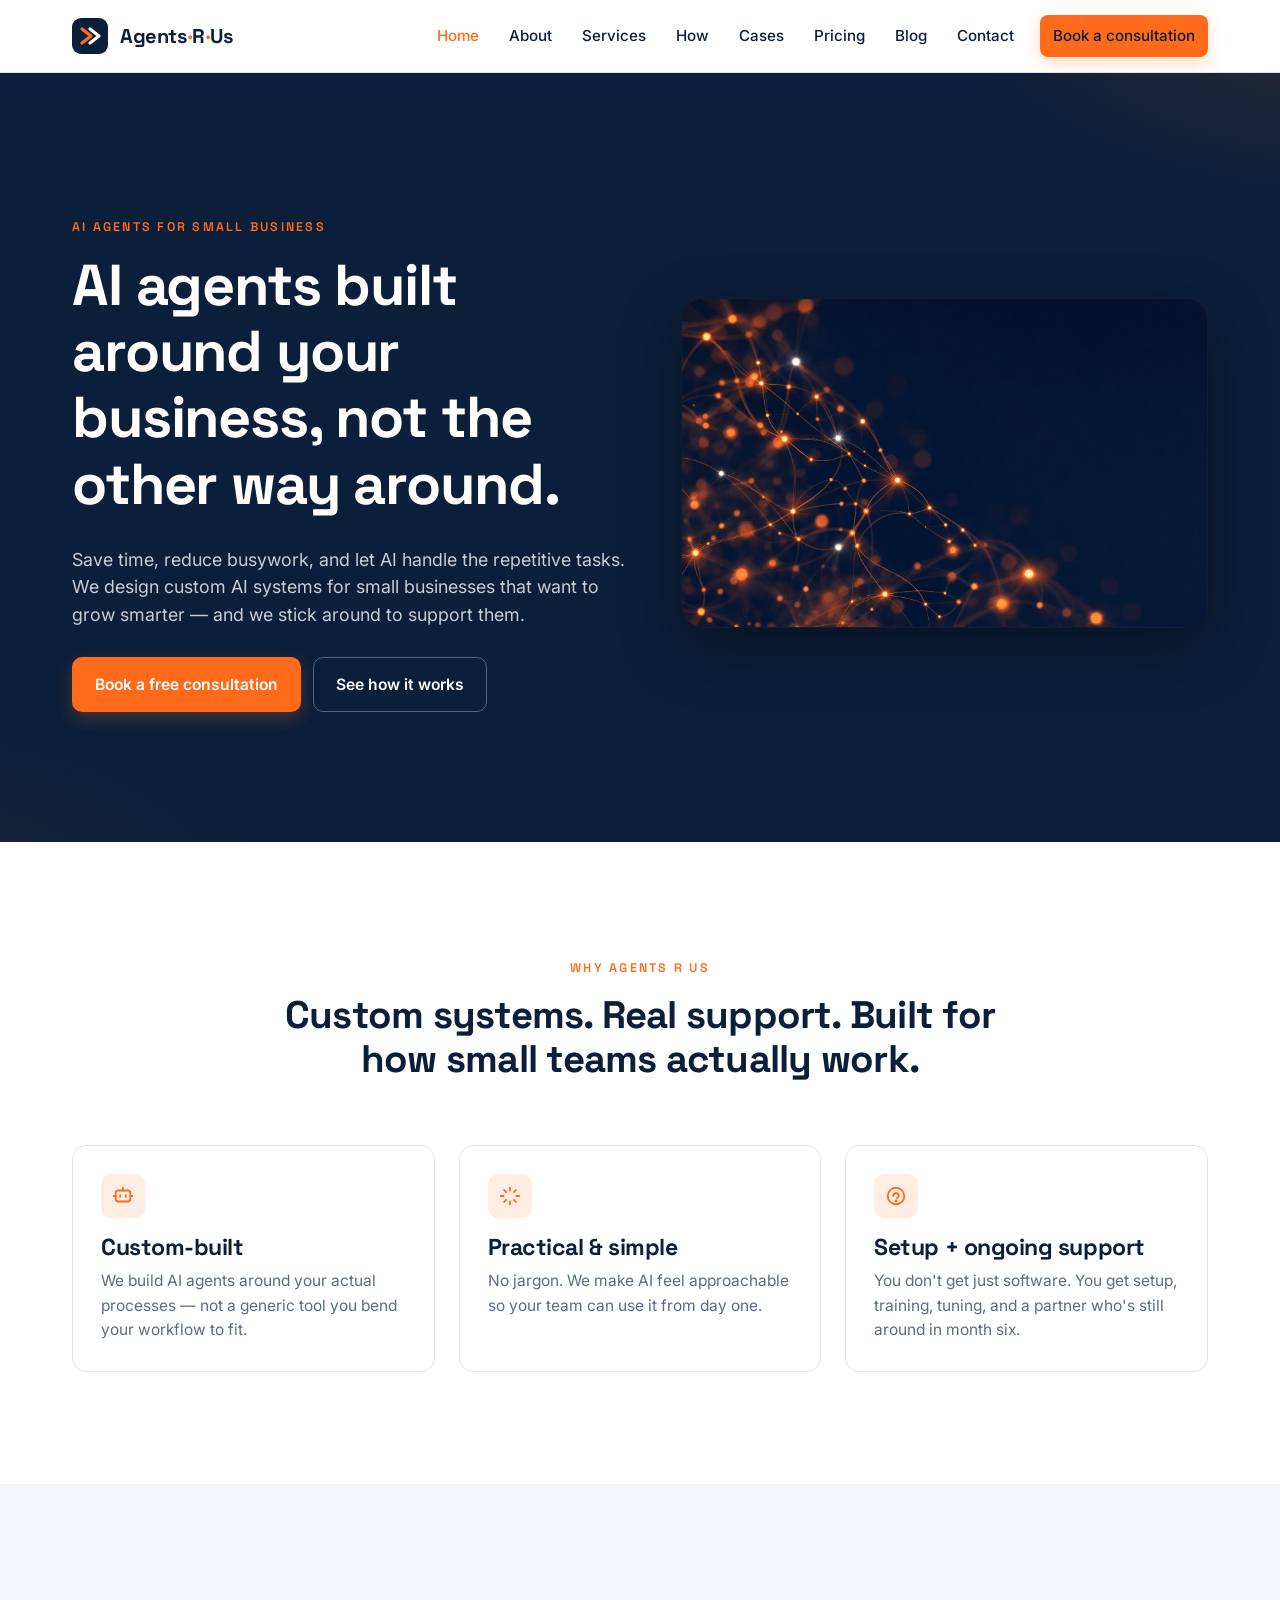
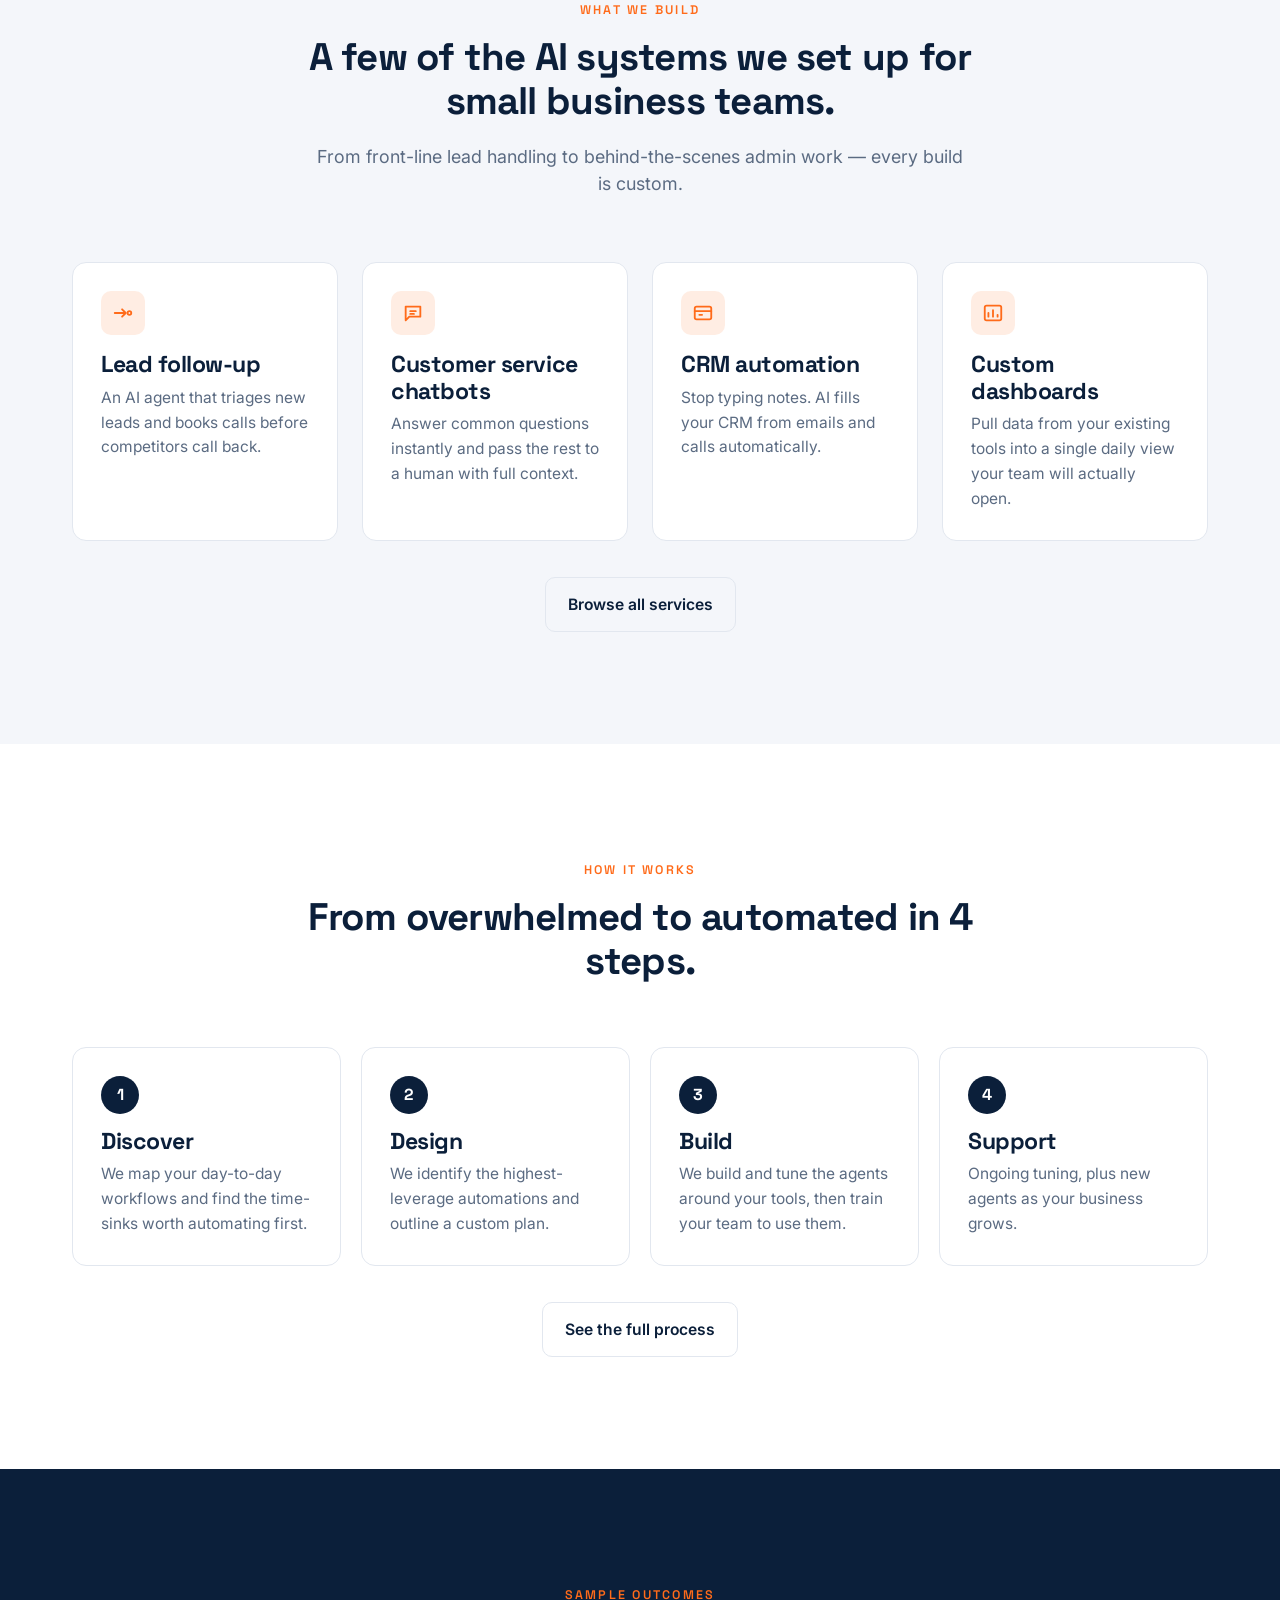
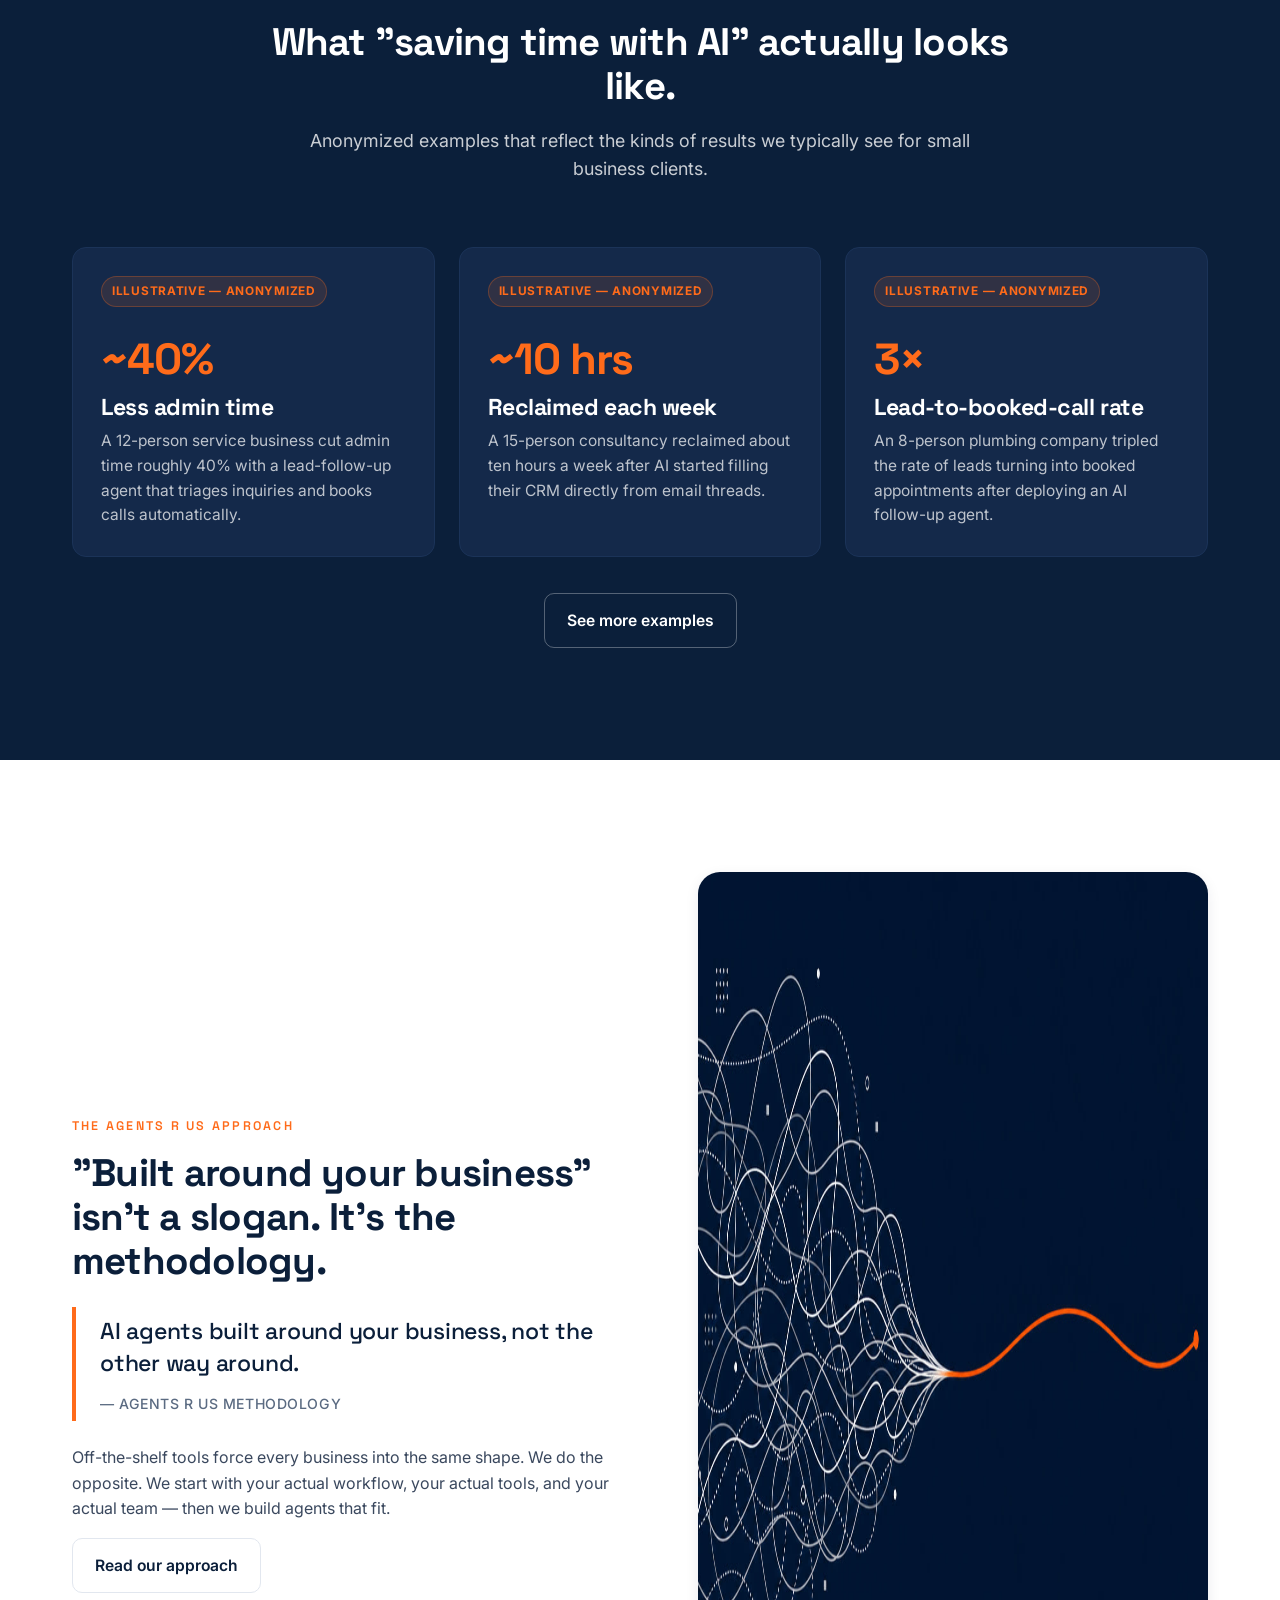
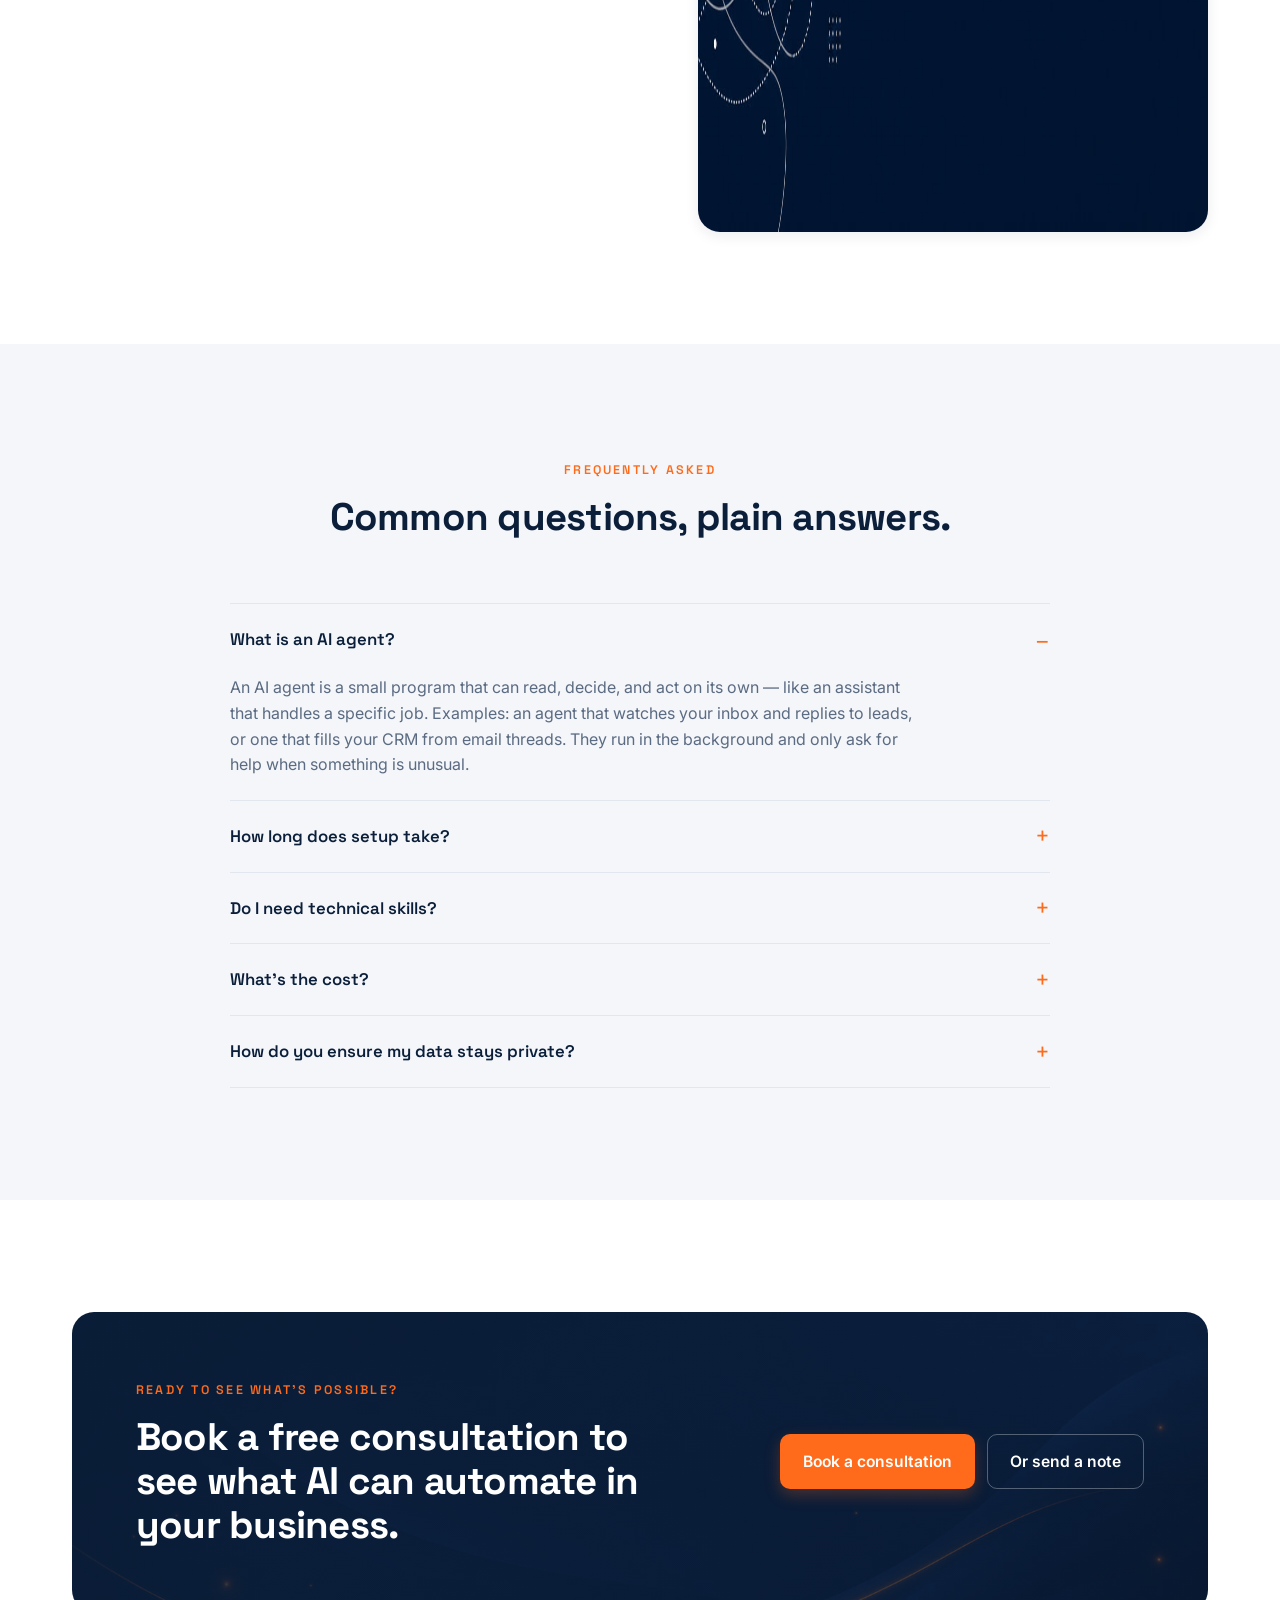
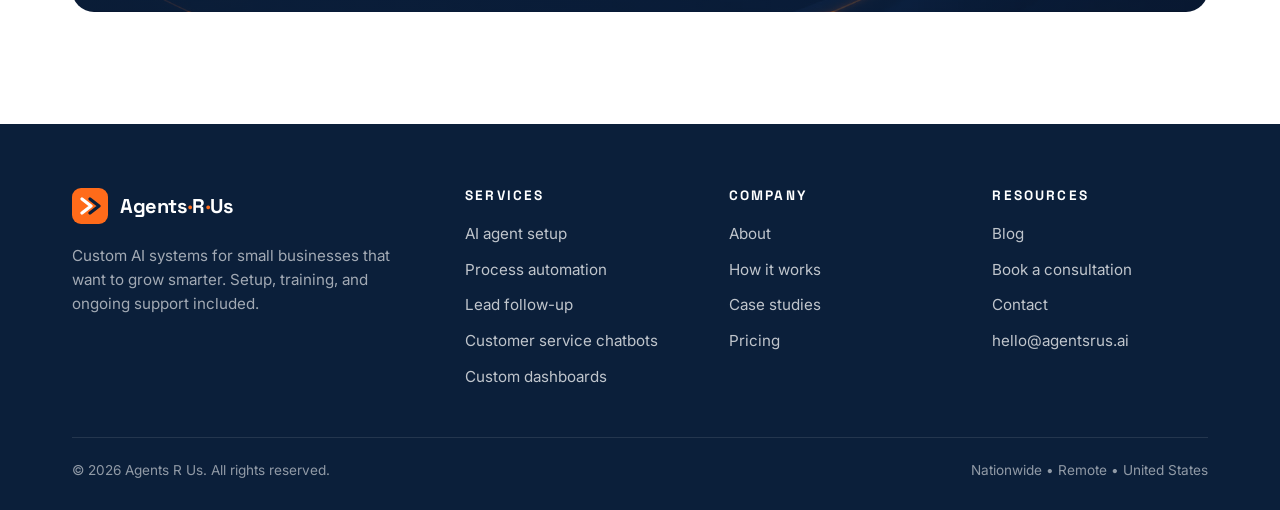
<file: index.html>
<!DOCTYPE html>
<html lang="en">
<head>
  <meta charset="UTF-8" />
  <meta name="viewport" content="width=device-width, initial-scale=1, viewport-fit=cover" />
  <title>Agents R Us — AI agents built around your business</title>
  <meta name="description" content="Custom AI systems for small businesses that want to grow smarter. Setup, training, and ongoing support included. Book a free consultation." />
  <meta property="og:type" content="website" />
  <meta property="og:title" content="Agents R Us — AI agents built around your business" />
  <meta property="og:description" content="Custom AI systems for small businesses that want to grow smarter. Setup, training, and ongoing support included. Book a free consultation." />
  <meta property="og:url" content="https://agentsrus.ai/index.html" />
  <meta property="og:image" content="https://agentsrus.ai/assets/img/hero-network.jpg" />
  <meta property="og:site_name" content="Agents R Us" />
  <meta name="twitter:card" content="summary_large_image" />
  <meta name="twitter:title" content="Agents R Us — AI agents built around your business" />
  <meta name="twitter:description" content="Custom AI systems for small businesses that want to grow smarter. Setup, training, and ongoing support included. Book a free consultation." />
  <meta name="twitter:image" content="https://agentsrus.ai/assets/img/hero-network.jpg" />
  <meta name="theme-color" content="#0B1F3A" />
  <link rel="icon" type="image/svg+xml" href="assets/img/favicon.svg" />
  <link rel="preconnect" href="https://fonts.googleapis.com" />
  <link rel="preconnect" href="https://fonts.gstatic.com" crossorigin />
  <link href="https://fonts.googleapis.com/css2?family=Inter:wght@400;500;600;700&family=Space+Grotesk:wght@500;600;700&display=swap" rel="stylesheet" />
  <link rel="stylesheet" href="assets/css/styles.css" />
  <script type="application/ld+json">
{
  "@context": "https://schema.org",
  "@type": "Organization",
  "name": "Agents R Us",
  "url": "https://agentsrus.ai/",
  "logo": "https://agentsrus.ai/assets/img/logo.svg",
  "description": "Custom AI systems for small businesses that want to grow smarter.",
  "areaServed": "United States",
  "contactPoint": [{
    "@type": "ContactPoint",
    "email": "hello@agentsrus.ai",
    "contactType": "customer support",
    "availableLanguage": ["en"]
  }]
}
</script>
<link rel="canonical" href="https://d2kgyhzjw4n1jk.cloudfront.net/">
<script type="application/ld+json" id="nrl-jsonld">
{
  "@context": "https://schema.org",
  "@graph": [
    {
      "@type": "Organization",
      "name": "Agents R Us",
      "url": "https://d2kgyhzjw4n1jk.cloudfront.net/"
    },
    {
      "@type": "WebSite",
      "name": "Agents R Us",
      "url": "https://d2kgyhzjw4n1jk.cloudfront.net/",
      "inLanguage": "en-US"
    },
    {
      "@type": "FAQPage",
      "mainEntity": [
        {
          "@type": "Question",
          "name": "What do you do?",
          "acceptedAnswer": {
            "@type": "Answer",
            "text": "Agents R Us helps customers with clear, reliable services and support."
          }
        },
        {
          "@type": "Question",
          "name": "How do I get started?",
          "acceptedAnswer": {
            "@type": "Answer",
            "text": "Use the contact page or booking link to reach out. We'll reply with next steps."
          }
        },
        {
          "@type": "Question",
          "name": "Where are you located?",
          "acceptedAnswer": {
            "@type": "Answer",
            "text": "We work with clients online and can share location details on request."
          }
        }
      ]
    }
  ]
}
</script>
</head>
<body>
<a class="skip-link" href="#main">Skip to content</a>
<header class="site-header">
  <div class="container nav">
    <a class="brand" href="index.html" aria-label="Agents R Us — home">
      <svg class="brand-mark" width="36" height="36" viewBox="0 0 36 36" aria-hidden="true">
  <rect x="0" y="0" width="36" height="36" rx="9" fill="#0B1F3A"/>
  <path d="M10 11 L19 18 L10 25" stroke="#FF6B1A" stroke-width="3.2" stroke-linecap="round" stroke-linejoin="round" fill="none"/>
  <path d="M18 11 L27 18 L18 25" stroke="#FFFFFF" stroke-width="3.2" stroke-linecap="round" stroke-linejoin="round" fill="none"/>
</svg><span class="brand-text">Agents<span class="brand-dot">·</span>R<span class="brand-dot">·</span>Us</span>
    </a>
    <button class="nav-toggle" data-nav-toggle aria-expanded="false" aria-controls="nav-links" aria-label="Toggle menu">
      <span></span>
    </button>
    <ul class="nav-links" id="nav-links" data-nav-links>
      <li><a href="index.html" class="is-active" aria-label="Home">Home</a></li>
      <li><a href="about.html" aria-label="About">About</a></li>
      <li><a href="services.html" aria-label="Services">Services</a></li>
      <li><a href="how-it-works.html" aria-label="How It Works">How</a></li>
      <li><a href="case-studies.html" aria-label="Case Studies">Cases</a></li>
      <li><a href="pricing.html" aria-label="Pricing">Pricing</a></li>
      <li><a href="blog.html" aria-label="Blog">Blog</a></li>
      <li><a href="contact.html" aria-label="Contact">Contact</a></li>
      <li class="nav-cta"><a class="btn btn-primary btn-sm" href="book.html">Book a consultation</a></li>
    </ul>
  </div>
</header>
<main id="main">

<section class="hero">
  <div class="container">
    <div class="hero-grid">
      <div class="reveal">
        <span class="eyebrow">AI agents for small business</span>
        <h1>AI agents built around your business, not the other way around.</h1>
        <p class="lead">Save time, reduce busywork, and let AI handle the repetitive tasks. We design custom AI systems for small businesses that want to grow smarter — and we stick around to support them.</p>
        <div class="hero-cta">
          <a class="btn btn-primary" href="book.html">Book a free consultation</a>
          <a class="btn btn-on-dark" href="how-it-works.html">See how it works</a>
        </div>
      </div>
      <div class="hero-image reveal">
        <img src="assets/img/hero-network.jpg" alt="Abstract glowing network of connected AI agent nodes" loading="eager" width="1280" height="800" />
      </div>
    </div>
  </div>
</section>

<section>
  <div class="container">
    <div class="section-head">
      <span class="eyebrow">Why Agents R Us</span>
      <h2>Custom systems. Real support. Built for how small teams actually work.</h2>
    </div>
    <div class="grid cols-3">
      <div class="card reveal">
        <div class="icon"><svg class="icon-svg" xmlns="http://www.w3.org/2000/svg" viewBox="0 0 24 24" fill="none" stroke="currentColor" stroke-linecap="round" stroke-linejoin="round"><rect x="4" y="6" width="16" height="12" rx="3"/><path d="M9 11v2M15 11v2M2 12h2M20 12h2M12 3v3"/></svg></div>
        <h3>Custom-built</h3>
        <p>We build AI agents around your actual processes — not a generic tool you bend your workflow to fit.</p>
      </div>
      <div class="card reveal">
        <div class="icon"><svg class="icon-svg" xmlns="http://www.w3.org/2000/svg" viewBox="0 0 24 24" fill="none" stroke="currentColor" stroke-linecap="round" stroke-linejoin="round"><path d="M12 3v3M12 18v3M5 12H2M22 12h-3M5.6 5.6l2.1 2.1M16.3 16.3l2.1 2.1M5.6 18.4l2.1-2.1M16.3 7.7l2.1-2.1"/></svg></div>
        <h3>Practical &amp; simple</h3>
        <p>No jargon. We make AI feel approachable so your team can use it from day one.</p>
      </div>
      <div class="card reveal">
        <div class="icon"><svg class="icon-svg" xmlns="http://www.w3.org/2000/svg" viewBox="0 0 24 24" fill="none" stroke="currentColor" stroke-linecap="round" stroke-linejoin="round"><circle cx="12" cy="12" r="9"/><path d="M9 12a3 3 0 0 1 6 0c0 1.5-1 2-2 2.5"/><circle cx="12" cy="17.5" r=".6" fill="currentColor"/></svg></div>
        <h3>Setup + ongoing support</h3>
        <p>You don't get just software. You get setup, training, tuning, and a partner who's still around in month six.</p>
      </div>
    </div>
  </div>
</section>

<section class="bg-soft">
  <div class="container">
    <div class="section-head">
      <span class="eyebrow">What we build</span>
      <h2>A few of the AI systems we set up for small business teams.</h2>
      <p class="lead text-center" style="margin-top:14px">From front-line lead handling to behind-the-scenes admin work — every build is custom.</p>
    </div>
    <div class="grid cols-4">
      <div class="card reveal"><div class="icon"><svg class="icon-svg" xmlns="http://www.w3.org/2000/svg" viewBox="0 0 24 24" fill="none" stroke="currentColor" stroke-linecap="round" stroke-linejoin="round"><path d="M3 12h12M11 8l4 4-4 4"/><circle cx="19" cy="12" r="2"/></svg></div><h3>Lead follow-up</h3><p>An AI agent that triages new leads and books calls before competitors call back.</p></div>
      <div class="card reveal"><div class="icon"><svg class="icon-svg" xmlns="http://www.w3.org/2000/svg" viewBox="0 0 24 24" fill="none" stroke="currentColor" stroke-linecap="round" stroke-linejoin="round"><path d="M4 5h16v11H8l-4 4z"/><path d="M9 10h6M9 13h4"/></svg></div><h3>Customer service chatbots</h3><p>Answer common questions instantly and pass the rest to a human with full context.</p></div>
      <div class="card reveal"><div class="icon"><svg class="icon-svg" xmlns="http://www.w3.org/2000/svg" viewBox="0 0 24 24" fill="none" stroke="currentColor" stroke-linecap="round" stroke-linejoin="round"><rect x="3" y="5" width="18" height="14" rx="2"/><path d="M3 10h18M8 14h3"/></svg></div><h3>CRM automation</h3><p>Stop typing notes. AI fills your CRM from emails and calls automatically.</p></div>
      <div class="card reveal"><div class="icon"><svg class="icon-svg" xmlns="http://www.w3.org/2000/svg" viewBox="0 0 24 24" fill="none" stroke="currentColor" stroke-linecap="round" stroke-linejoin="round"><rect x="3" y="4" width="18" height="16" rx="2"/><path d="M7 16V12M12 16V9M17 16V14"/></svg></div><h3>Custom dashboards</h3><p>Pull data from your existing tools into a single daily view your team will actually open.</p></div>
    </div>
    <div style="text-align:center; margin-top:36px">
      <a class="btn btn-ghost" href="services.html">Browse all services</a>
    </div>
  </div>
</section>

<section>
  <div class="container">
    <div class="section-head">
      <span class="eyebrow">How it works</span>
      <h2>From overwhelmed to automated in 4 steps.</h2>
    </div>
    <div class="steps-row">
      <div class="card reveal"><div class="step-num">1</div><h3>Discover</h3><p>We map your day-to-day workflows and find the time-sinks worth automating first.</p></div>
      <div class="card reveal"><div class="step-num">2</div><h3>Design</h3><p>We identify the highest-leverage automations and outline a custom plan.</p></div>
      <div class="card reveal"><div class="step-num">3</div><h3>Build</h3><p>We build and tune the agents around your tools, then train your team to use them.</p></div>
      <div class="card reveal"><div class="step-num">4</div><h3>Support</h3><p>Ongoing tuning, plus new agents as your business grows.</p></div>
    </div>
    <div style="text-align:center; margin-top:36px">
      <a class="btn btn-ghost" href="how-it-works.html">See the full process</a>
    </div>
  </div>
</section>

<section class="bg-navy">
  <div class="container">
    <div class="section-head">
      <span class="eyebrow">Sample outcomes</span>
      <h2>What "saving time with AI" actually looks like.</h2>
      <p class="lead text-center" style="margin-top:14px; color: rgba(255,255,255,0.78)">Anonymized examples that reflect the kinds of results we typically see for small business clients.</p>
    </div>
    <div class="grid cols-3">
      <div class="card card-dark reveal">
        <span class="tag-anon">Illustrative — anonymized</span>
        <div class="stat" style="margin-top:18px">~40%</div>
        <h3>Less admin time</h3>
        <p>A 12-person service business cut admin time roughly 40% with a lead-follow-up agent that triages inquiries and books calls automatically.</p>
      </div>
      <div class="card card-dark reveal">
        <span class="tag-anon">Illustrative — anonymized</span>
        <div class="stat" style="margin-top:18px">~10 hrs</div>
        <h3>Reclaimed each week</h3>
        <p>A 15-person consultancy reclaimed about ten hours a week after AI started filling their CRM directly from email threads.</p>
      </div>
      <div class="card card-dark reveal">
        <span class="tag-anon">Illustrative — anonymized</span>
        <div class="stat" style="margin-top:18px">3×</div>
        <h3>Lead-to-booked-call rate</h3>
        <p>An 8-person plumbing company tripled the rate of leads turning into booked appointments after deploying an AI follow-up agent.</p>
      </div>
    </div>
    <div style="text-align:center; margin-top:36px">
      <a class="btn btn-on-dark" href="case-studies.html">See more examples</a>
    </div>
  </div>
</section>

<section>
  <div class="container">
    <div class="two-col">
      <div class="reveal">
        <span class="eyebrow">The Agents R Us approach</span>
        <h2>"Built around your business" isn't a slogan. It's the methodology.</h2>
        <div class="quote" style="margin-top:24px">
          AI agents built around your business, not the other way around.
          <span class="quote-attr">— Agents R Us methodology</span>
        </div>
        <p style="margin-top:24px">Off-the-shelf tools force every business into the same shape. We do the opposite. We start with your actual workflow, your actual tools, and your actual team — then we build agents that fit.</p>
        <a class="btn btn-ghost" href="about.html">Read our approach</a>
      </div>
      <img src="assets/img/about-clarity.jpg" alt="Abstract illustration of tangled lines resolving into a single clean orange curve" loading="lazy" width="1280" height="960" />
    </div>
  </div>
</section>

<section class="bg-soft">
  <div class="container">
    <div class="section-head">
      <span class="eyebrow">Frequently asked</span>
      <h2>Common questions, plain answers.</h2>
    </div>
    <div class="faq-list">
      <details class="faq" open>
        <summary>What is an AI agent?</summary>
        <div class="faq-body">An AI agent is a small program that can read, decide, and act on its own — like an assistant that handles a specific job. Examples: an agent that watches your inbox and replies to leads, or one that fills your CRM from email threads. They run in the background and only ask for help when something is unusual.</div>
      </details>
      <details class="faq">
        <summary>How long does setup take?</summary>
        <div class="faq-body">Most builds take 2 to 4 weeks. That includes discovery, the build itself, training your team, and an initial tuning window so the agent works well in your specific environment.</div>
      </details>
      <details class="faq">
        <summary>Do I need technical skills?</summary>
        <div class="faq-body">No. We handle the build and the connections to your existing tools. Your team learns how to use the agent and what to do when it asks for help — that's it.</div>
      </details>
      <details class="faq">
        <summary>What's the cost?</summary>
        <div class="faq-body">We don't sell licenses or packaged software, so pricing depends on what you need automated. We share a clear scope and a single price after the discovery call. See our <a href="pricing.html">pricing approach</a>.</div>
      </details>
      <details class="faq">
        <summary>How do you ensure my data stays private?</summary>
        <div class="faq-body">We connect to your existing systems through their official APIs, scope every agent to only the data it needs, and walk you through exactly what is read or written before anything goes live. Nothing leaves your environment without your approval.</div>
      </details>
    </div>
  </div>
</section>

<section>
  <div class="container">
    <div class="cta-strip reveal">
      <div>
        <span class="eyebrow">Ready to see what's possible?</span>
        <h2>Book a free consultation to see what AI can automate in your business.</h2>
      </div>
      <div class="actions">
        <a class="btn btn-primary" href="book.html">Book a consultation</a>
        <a class="btn btn-on-dark" href="contact.html">Or send a note</a>
      </div>
    </div>
  </div>
</section>

</main>
<footer class="site-footer">
  <div class="container">
    <div class="footer-grid">
      <div class="footer-brand">
        <span class="brand"><svg class="brand-mark" width="36" height="36" viewBox="0 0 36 36" aria-hidden="true">
  <rect x="0" y="0" width="36" height="36" rx="9" fill="#FF6B1A"/>
  <path d="M10 11 L19 18 L10 25" stroke="#FFFFFF" stroke-width="3.2" stroke-linecap="round" stroke-linejoin="round" fill="none"/>
  <path d="M18 11 L27 18 L18 25" stroke="#0B1F3A" stroke-width="3.2" stroke-linecap="round" stroke-linejoin="round" fill="none"/>
</svg><span class="brand-text brand-text-light">Agents<span class="brand-dot">·</span>R<span class="brand-dot">·</span>Us</span></span>
        <p>Custom AI systems for small businesses that want to grow smarter. Setup, training, and ongoing support included.</p>
      </div>
      <div class="footer-col">
        <h4>Services</h4>
        <ul>
          <li><a href="services.html">AI agent setup</a></li>
          <li><a href="services.html">Process automation</a></li>
          <li><a href="services.html">Lead follow-up</a></li>
          <li><a href="services.html">Customer service chatbots</a></li>
          <li><a href="services.html">Custom dashboards</a></li>
        </ul>
      </div>
      <div class="footer-col">
        <h4>Company</h4>
        <ul>
          <li><a href="about.html">About</a></li>
          <li><a href="how-it-works.html">How it works</a></li>
          <li><a href="case-studies.html">Case studies</a></li>
          <li><a href="pricing.html">Pricing</a></li>
        </ul>
      </div>
      <div class="footer-col">
        <h4>Resources</h4>
        <ul>
          <li><a href="blog.html">Blog</a></li>
          <li><a href="book.html">Book a consultation</a></li>
          <li><a href="contact.html">Contact</a></li>
          <li><a href="mailto:hello@agentsrus.ai">hello@agentsrus.ai</a></li>
        </ul>
      </div>
    </div>
    <div class="footer-bottom">
      <span>© 2026 Agents R Us. All rights reserved.</span>
      <span>Nationwide • Remote • United States</span>
    </div>
  </div>
</footer>
<script src="assets/js/main.js"></script>
</body>
</html>
</file>
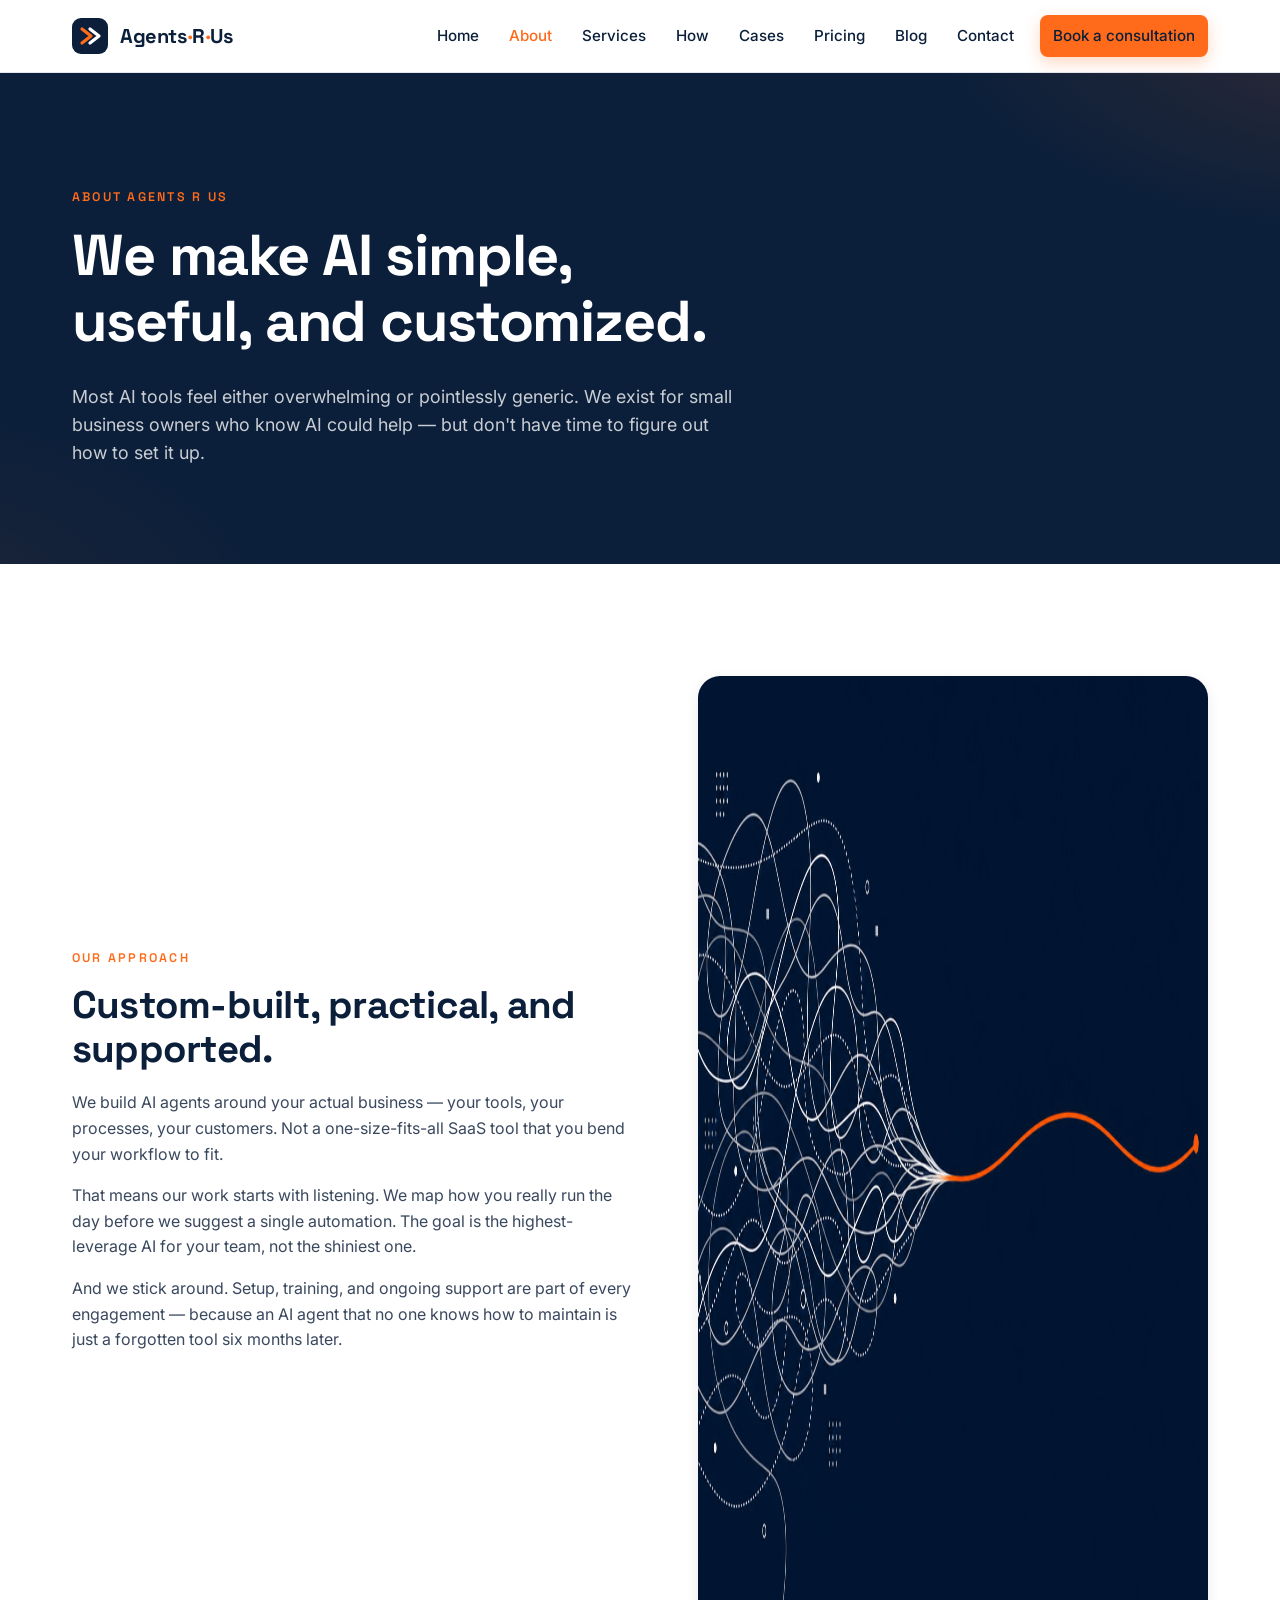
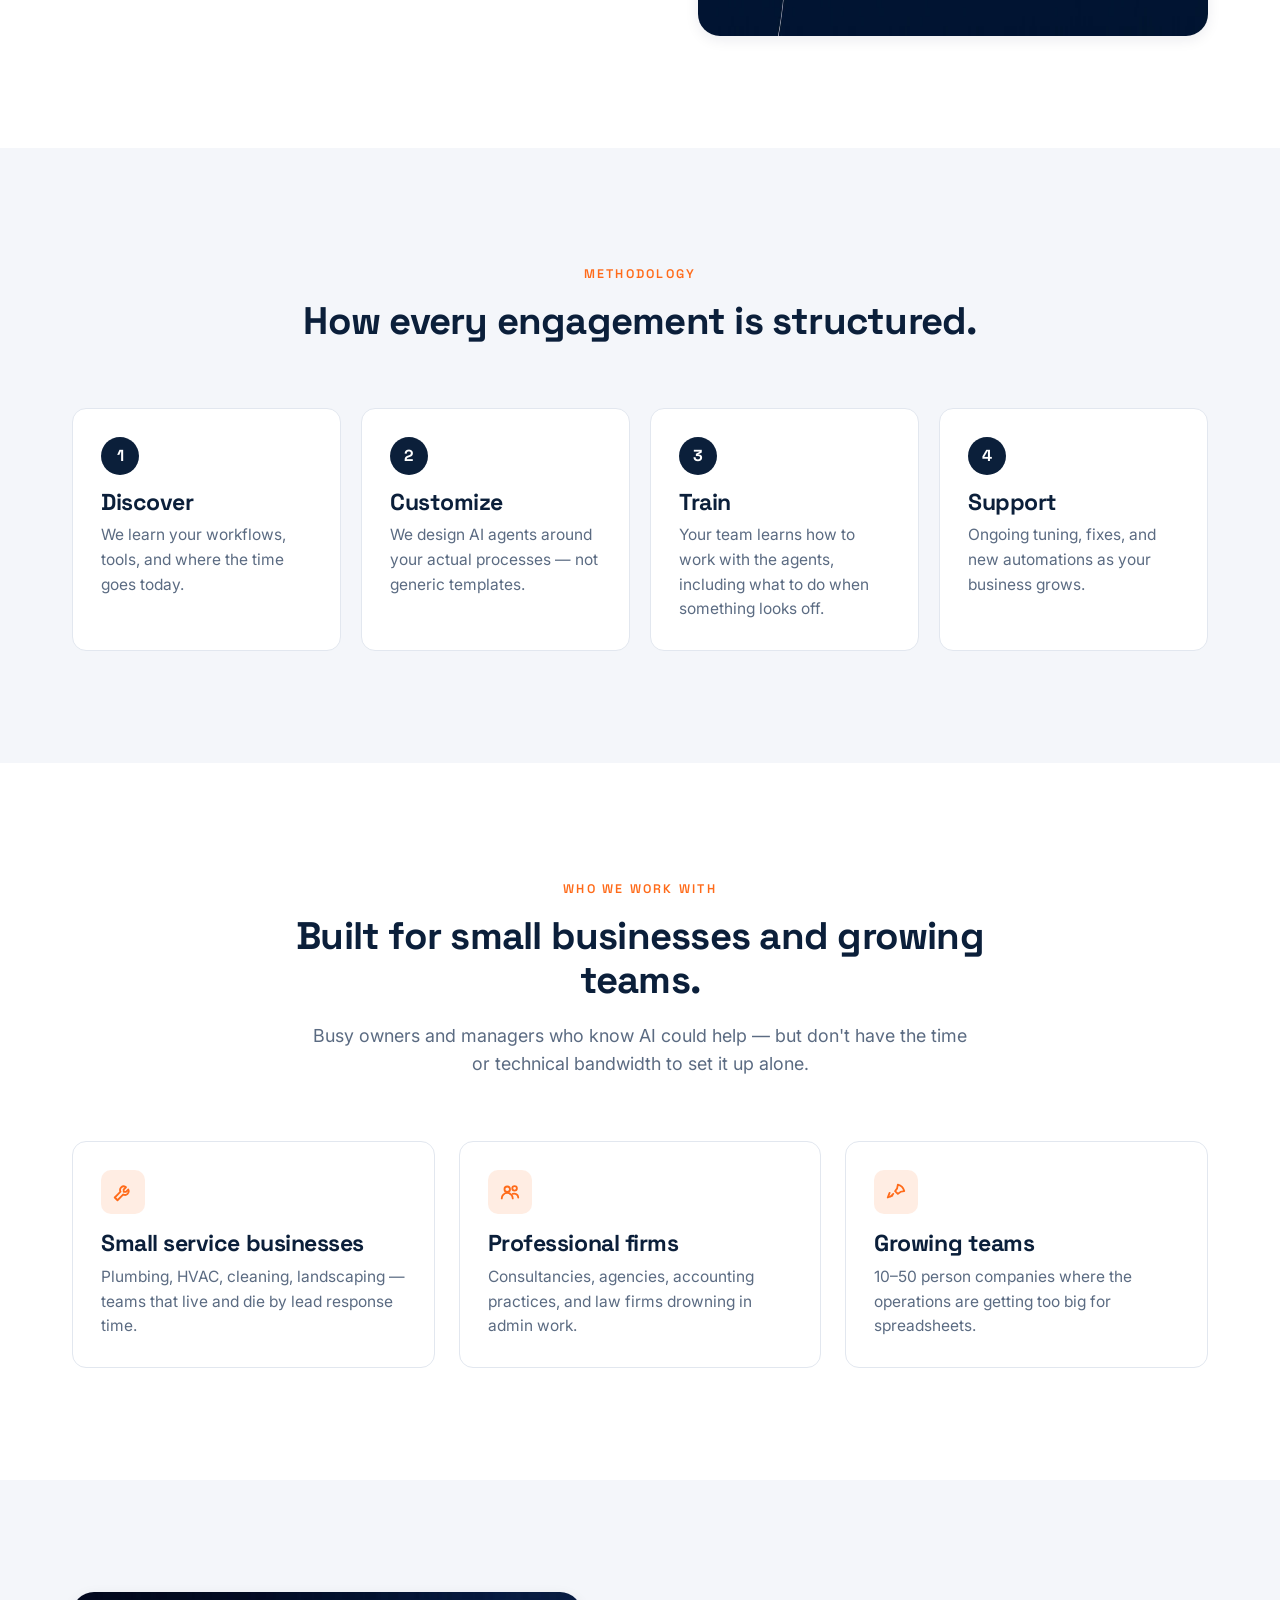
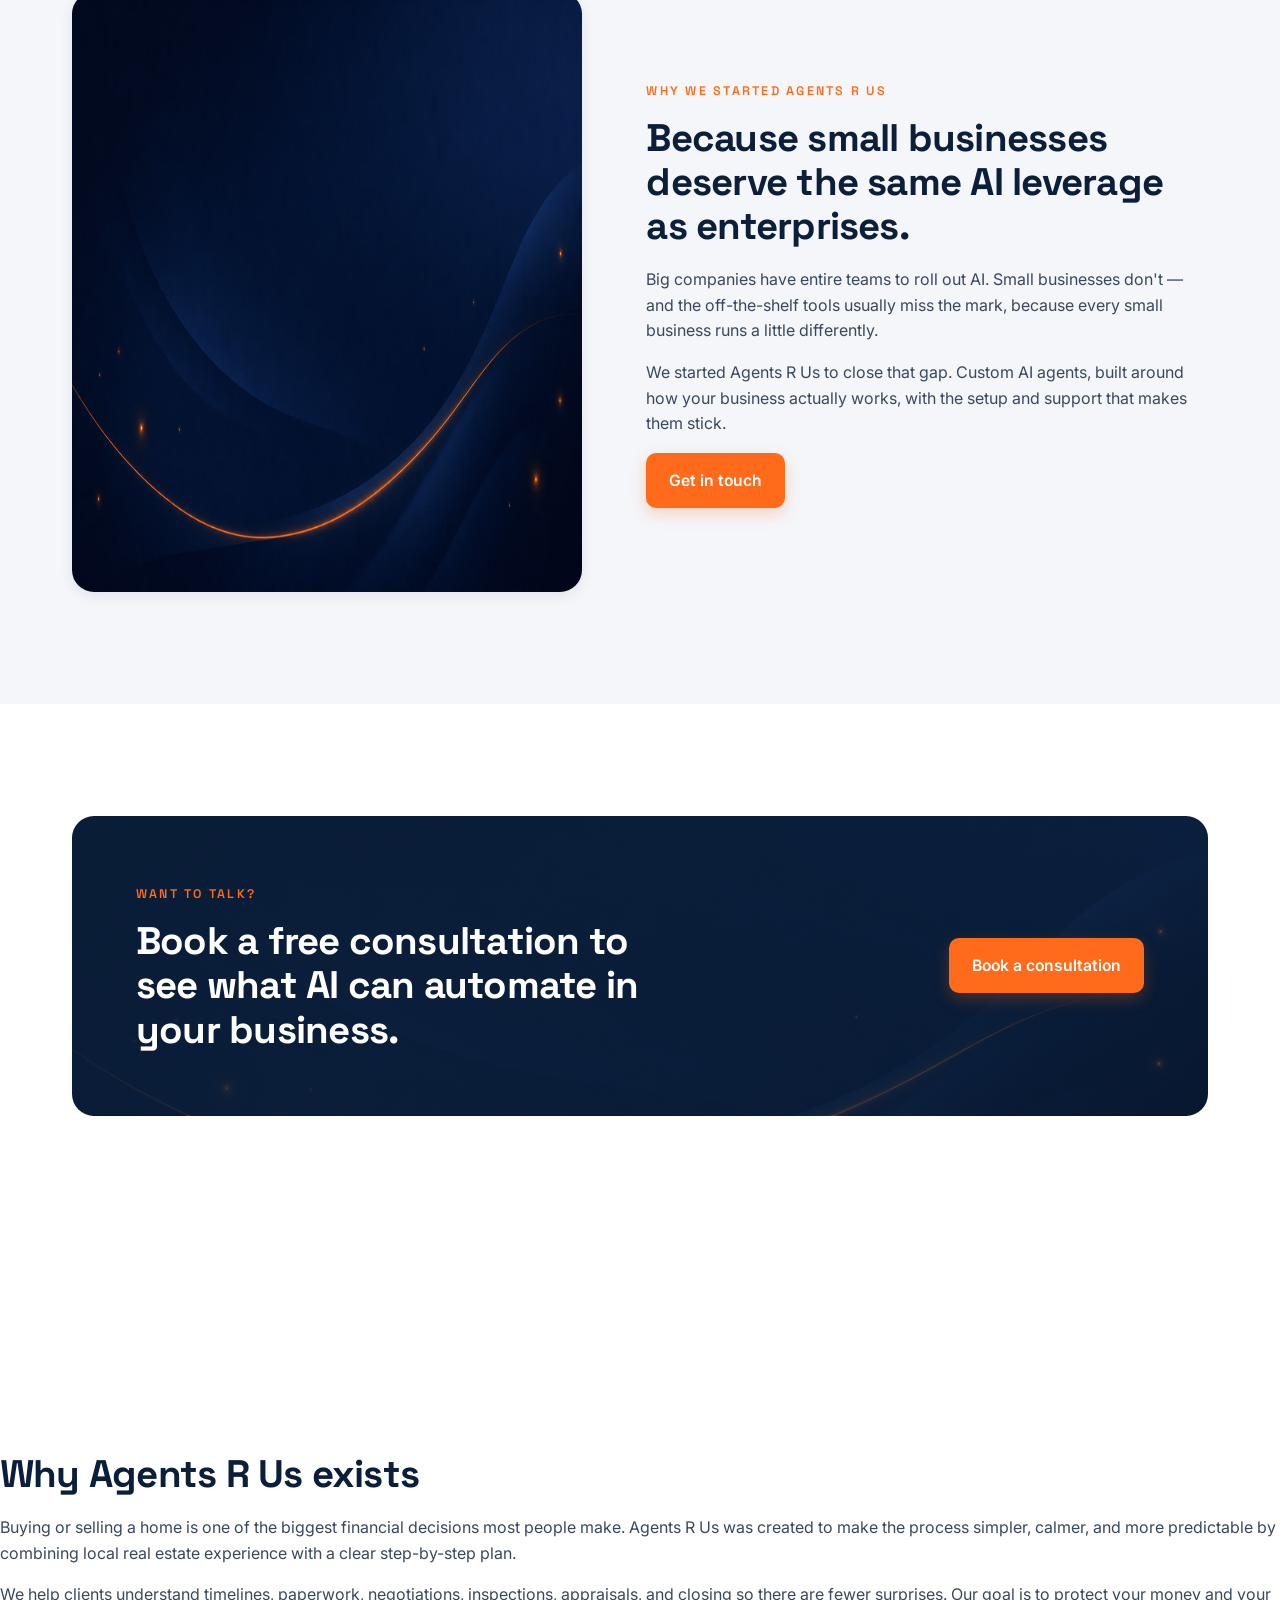
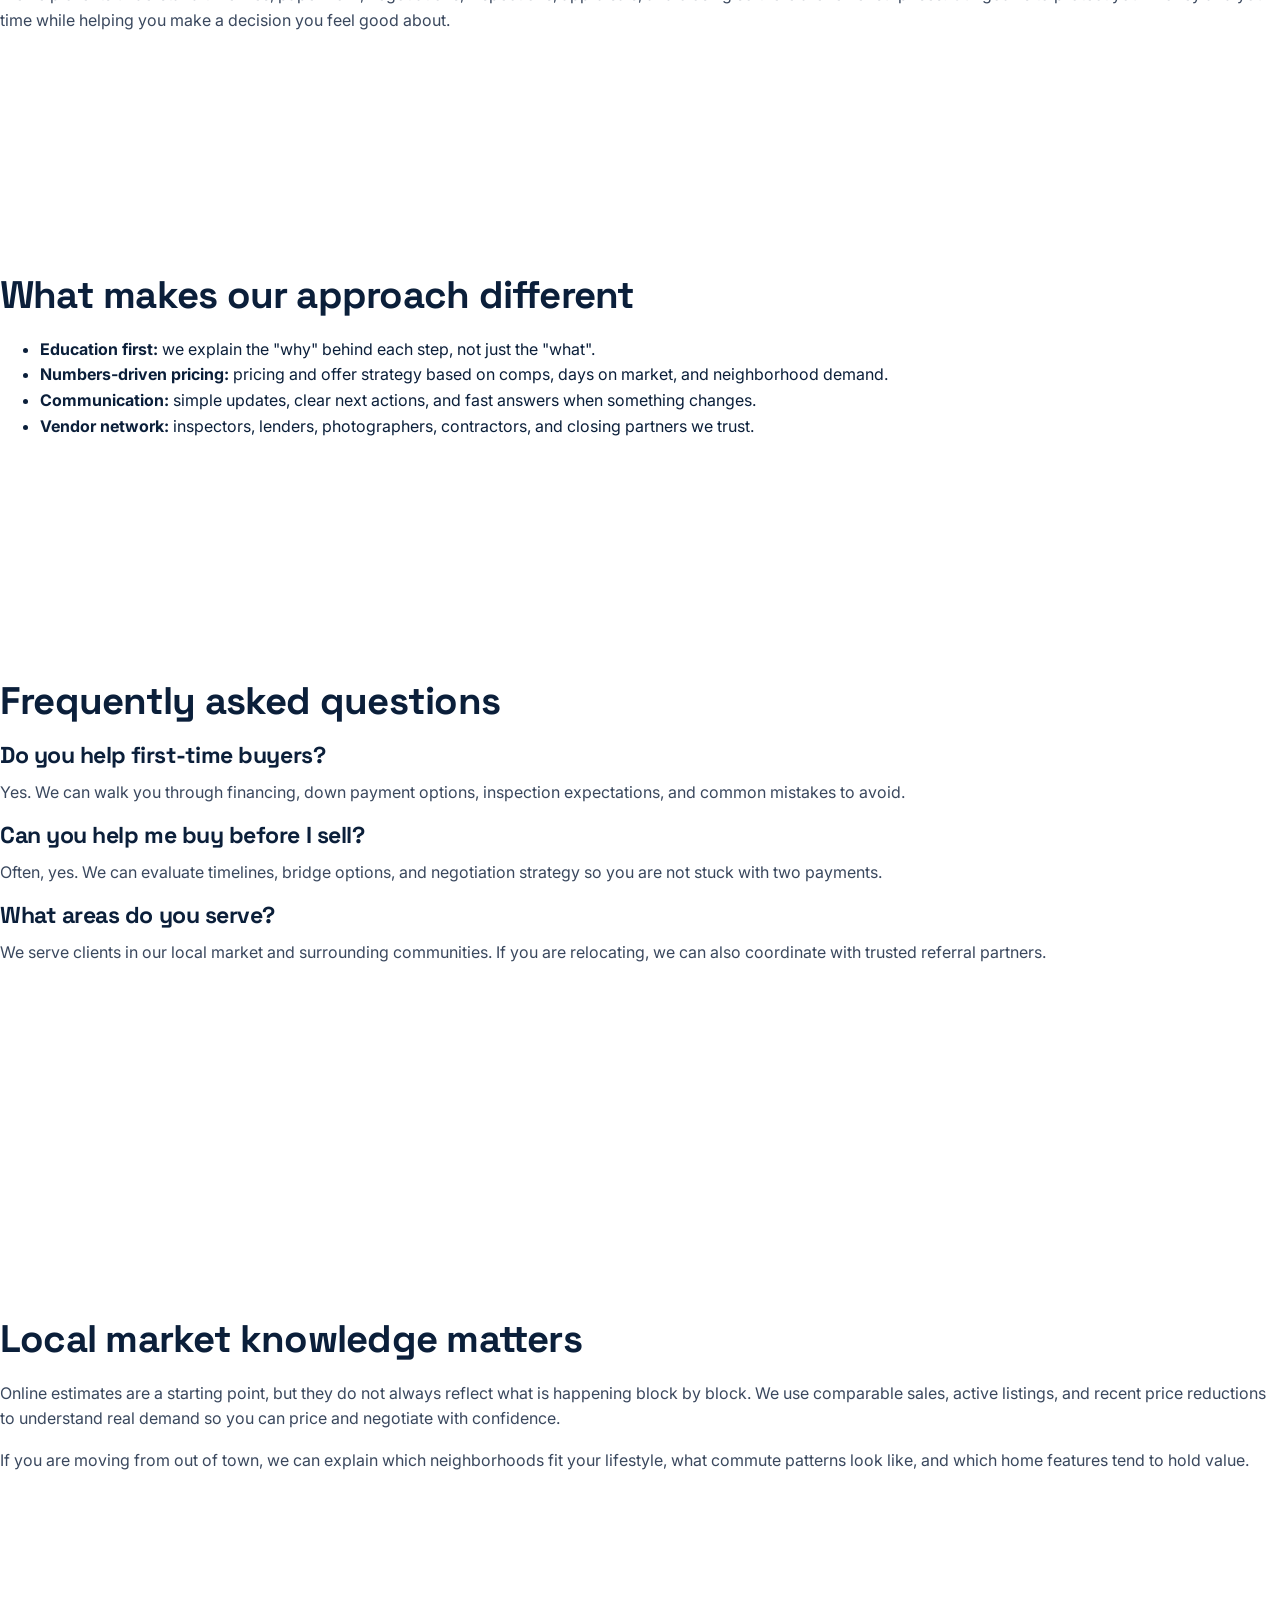
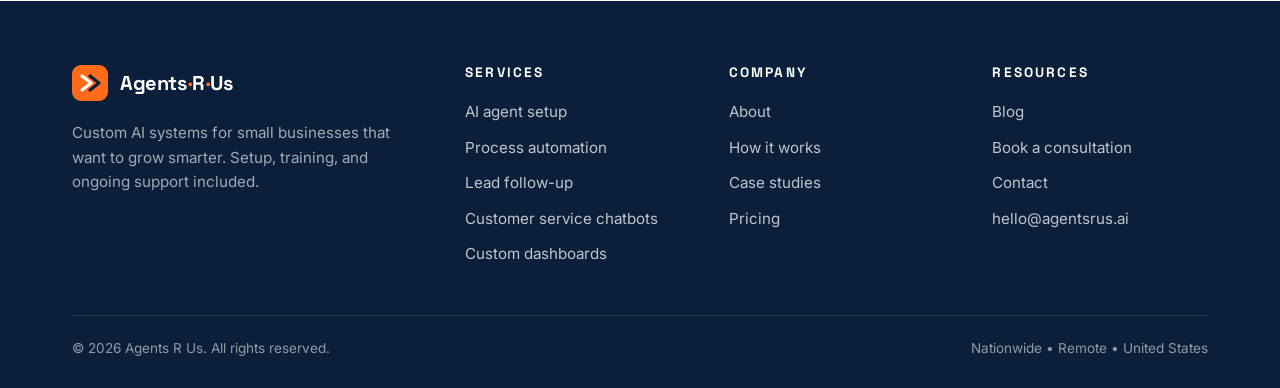
<file: about.html>
<!DOCTYPE html>

<html lang="en">
<head>
<meta charset="utf-8"/>
<meta content="width=device-width, initial-scale=1, viewport-fit=cover" name="viewport"/>
<title>About — Agents R Us</title>
<meta content="We make AI simple, useful, and customized for small businesses. Custom AI agents built around your actual processes, with setup, training, and ongoing support." name="description"/>
<meta content="website" property="og:type"/>
<meta content="About — Agents R Us" property="og:title"/>
<meta content="We make AI simple, useful, and customized for small businesses. Custom AI agents built around your actual processes, with setup, training, and ongoing support." property="og:description"/>
<meta content="https://agentsrus.ai/about.html" property="og:url"/>
<meta content="https://agentsrus.ai/assets/img/hero-network.jpg" property="og:image"/>
<meta content="Agents R Us" property="og:site_name"/>
<meta content="summary_large_image" name="twitter:card"/>
<meta content="About — Agents R Us" name="twitter:title"/>
<meta content="We make AI simple, useful, and customized for small businesses. Custom AI agents built around your actual processes, with setup, training, and ongoing support." name="twitter:description"/>
<meta content="https://agentsrus.ai/assets/img/hero-network.jpg" name="twitter:image"/>
<meta content="#0B1F3A" name="theme-color"/>
<link href="assets/img/favicon.svg" rel="icon" type="image/svg+xml"/>
<link href="https://fonts.googleapis.com" rel="preconnect"/>
<link crossorigin="" href="https://fonts.gstatic.com" rel="preconnect"/>
<link href="https://fonts.googleapis.com/css2?family=Inter:wght@400;500;600;700&amp;family=Space+Grotesk:wght@500;600;700&amp;display=swap" rel="stylesheet"/>
<link href="assets/css/styles.css" rel="stylesheet"/>
<link href="https://d2kgyhzjw4n1jk.cloudfront.net/about.html" rel="canonical"/>
<script id="nrl-jsonld" type="application/ld+json">
{
  "@context": "https://schema.org",
  "@graph": [
    {
      "@type": "Organization",
      "name": "Agents R Us",
      "url": "https://d2kgyhzjw4n1jk.cloudfront.net/"
    },
    {
      "@type": "WebSite",
      "name": "Agents R Us",
      "url": "https://d2kgyhzjw4n1jk.cloudfront.net/",
      "inLanguage": "en-US"
    },
    {
      "@type": "FAQPage",
      "mainEntity": [
        {
          "@type": "Question",
          "name": "What do you do?",
          "acceptedAnswer": {
            "@type": "Answer",
            "text": "Agents R Us helps customers with clear, reliable services and support."
          }
        },
        {
          "@type": "Question",
          "name": "How do I get started?",
          "acceptedAnswer": {
            "@type": "Answer",
            "text": "Use the contact page or booking link to reach out. We'll reply with next steps."
          }
        },
        {
          "@type": "Question",
          "name": "Where are you located?",
          "acceptedAnswer": {
            "@type": "Answer",
            "text": "We work with clients online and can share location details on request."
          }
        }
      ]
    }
  ]
}
</script>
</head>
<body>
<a class="skip-link" href="#main">Skip to content</a>
<header class="site-header">
<div class="container nav">
<a aria-label="Agents R Us — home" class="brand" href="index.html">
<svg aria-hidden="true" class="brand-mark" height="36" viewbox="0 0 36 36" width="36">
<rect fill="#0B1F3A" height="36" rx="9" width="36" x="0" y="0"></rect>
<path d="M10 11 L19 18 L10 25" fill="none" stroke="#FF6B1A" stroke-linecap="round" stroke-linejoin="round" stroke-width="3.2"></path>
<path d="M18 11 L27 18 L18 25" fill="none" stroke="#FFFFFF" stroke-linecap="round" stroke-linejoin="round" stroke-width="3.2"></path>
</svg><span class="brand-text">Agents<span class="brand-dot">·</span>R<span class="brand-dot">·</span>Us</span>
</a>
<button aria-controls="nav-links" aria-expanded="false" aria-label="Toggle menu" class="nav-toggle" data-nav-toggle="">
<span></span>
</button>
<ul class="nav-links" data-nav-links="" id="nav-links">
<li><a aria-label="Home" href="index.html">Home</a></li>
<li><a aria-label="About" class="is-active" href="about.html">About</a></li>
<li><a aria-label="Services" href="services.html">Services</a></li>
<li><a aria-label="How It Works" href="how-it-works.html">How</a></li>
<li><a aria-label="Case Studies" href="case-studies.html">Cases</a></li>
<li><a aria-label="Pricing" href="pricing.html">Pricing</a></li>
<li><a aria-label="Blog" href="blog.html">Blog</a></li>
<li><a aria-label="Contact" href="contact.html">Contact</a></li>
<li class="nav-cta"><a class="btn btn-primary btn-sm" href="book.html">Book a consultation</a></li>
</ul>
</div>
</header>
<main id="main">
<section class="hero hero-tight">
<div class="container">
<div class="hero-grid">
<div class="reveal">
<span class="eyebrow">About Agents R Us</span>
<h1>We make AI simple, useful, and customized.</h1>
<p class="lead">Most AI tools feel either overwhelming or pointlessly generic. We exist for small business owners who know AI could help — but don't have time to figure out how to set it up.</p>
</div>
</div>
</div>
</section>
<section>
<div class="container">
<div class="two-col">
<div class="reveal">
<span class="eyebrow">Our approach</span>
<h2>Custom-built, practical, and supported.</h2>
<p>We build AI agents around your actual business — your tools, your processes, your customers. Not a one-size-fits-all SaaS tool that you bend your workflow to fit.</p>
<p>That means our work starts with listening. We map how you really run the day before we suggest a single automation. The goal is the highest-leverage AI for your team, not the shiniest one.</p>
<p>And we stick around. Setup, training, and ongoing support are part of every engagement — because an AI agent that no one knows how to maintain is just a forgotten tool six months later.</p>
</div>
<img alt="Abstract illustration of tangled lines resolving into a single clean orange line" height="960" loading="lazy" src="assets/img/about-clarity.jpg" width="1280"/>
</div>
</div>
</section>
<section class="bg-soft">
<div class="container">
<div class="section-head">
<span class="eyebrow">Methodology</span>
<h2>How every engagement is structured.</h2>
</div>
<div class="steps-row">
<div class="card reveal"><div class="step-num">1</div><h3>Discover</h3><p>We learn your workflows, tools, and where the time goes today.</p></div>
<div class="card reveal"><div class="step-num">2</div><h3>Customize</h3><p>We design AI agents around your actual processes — not generic templates.</p></div>
<div class="card reveal"><div class="step-num">3</div><h3>Train</h3><p>Your team learns how to work with the agents, including what to do when something looks off.</p></div>
<div class="card reveal"><div class="step-num">4</div><h3>Support</h3><p>Ongoing tuning, fixes, and new automations as your business grows.</p></div>
</div>
</div>
</section>
<section>
<div class="container">
<div class="section-head">
<span class="eyebrow">Who we work with</span>
<h2>Built for small businesses and growing teams.</h2>
<p class="lead text-center" style="margin-top:14px">Busy owners and managers who know AI could help — but don't have the time or technical bandwidth to set it up alone.</p>
</div>
<div class="grid cols-3">
<div class="card reveal"><div class="icon"><svg class="icon-svg" fill="none" stroke="currentColor" stroke-linecap="round" stroke-linejoin="round" viewbox="0 0 24 24" xmlns="http://www.w3.org/2000/svg"><path d="M14.7 6.3a4 4 0 0 0-5.4 5.4L3 18l3 3 6.3-6.3a4 4 0 0 0 5.4-5.4l-2.5 2.5-2.4-.1-.1-2.4 2.5-2.5z"></path></svg></div><h3>Small service businesses</h3><p>Plumbing, HVAC, cleaning, landscaping — teams that live and die by lead response time.</p></div>
<div class="card reveal"><div class="icon"><svg class="icon-svg" fill="none" stroke="currentColor" stroke-linecap="round" stroke-linejoin="round" viewbox="0 0 24 24" xmlns="http://www.w3.org/2000/svg"><circle cx="9" cy="9" r="3"></circle><path d="M3 19a6 6 0 0 1 12 0"></path><circle cx="17" cy="8" r="2.5"></circle><path d="M15 14a4.5 4.5 0 0 1 6 4"></path></svg></div><h3>Professional firms</h3><p>Consultancies, agencies, accounting practices, and law firms drowning in admin work.</p></div>
<div class="card reveal"><div class="icon"><svg class="icon-svg" fill="none" stroke="currentColor" stroke-linecap="round" stroke-linejoin="round" viewbox="0 0 24 24" xmlns="http://www.w3.org/2000/svg"><path d="M14 4c4 1 6 3 7 7-3 0-5 1-7 3l-3-3c2-2 3-4 3-7z"></path><path d="M9 14l-3 3M5 13l-2 5 5-2"></path></svg></div><h3>Growing teams</h3><p>10–50 person companies where the operations are getting too big for spreadsheets.</p></div>
</div>
</div>
</section>
<section class="bg-soft">
<div class="container">
<div class="two-col flip">
<img alt="Abstract glowing curve over deep navy background" height="600" loading="lazy" src="assets/img/cta-banner.jpg" width="1280"/>
<div class="reveal">
<span class="eyebrow">Why we started Agents R Us</span>
<h2>Because small businesses deserve the same AI leverage as enterprises.</h2>
<p>Big companies have entire teams to roll out AI. Small businesses don't — and the off-the-shelf tools usually miss the mark, because every small business runs a little differently.</p>
<p>We started Agents R Us to close that gap. Custom AI agents, built around how your business actually works, with the setup and support that makes them stick.</p>
<a class="btn btn-primary" href="contact.html">Get in touch</a>
</div>
</div>
</div>
</section>
<section>
<div class="container">
<div class="cta-strip reveal">
<div>
<span class="eyebrow">Want to talk?</span>
<h2>Book a free consultation to see what AI can automate in your business.</h2>
</div>
<div class="actions">
<a class="btn btn-primary" href="book.html">Book a consultation</a>
</div>
</div>
</div>
</section>
<section data-nrl="nrl-deepen-interior-pages">
<section>
<h2>Why Agents R Us exists</h2>
<p>Buying or selling a home is one of the biggest financial decisions most people make. Agents R Us was created to make the process simpler, calmer, and more predictable by combining local real estate experience with a clear step-by-step plan.</p>
<p>We help clients understand timelines, paperwork, negotiations, inspections, appraisals, and closing so there are fewer surprises. Our goal is to protect your money and your time while helping you make a decision you feel good about.</p>
</section>
<section>
<h2>What makes our approach different</h2>
<ul>
<li><strong>Education first:</strong> we explain the "why" behind each step, not just the "what".</li>
<li><strong>Numbers-driven pricing:</strong> pricing and offer strategy based on comps, days on market, and neighborhood demand.</li>
<li><strong>Communication:</strong> simple updates, clear next actions, and fast answers when something changes.</li>
<li><strong>Vendor network:</strong> inspectors, lenders, photographers, contractors, and closing partners we trust.</li>
</ul>
</section>
<section>
<h2>Frequently asked questions</h2>
<h3>Do you help first-time buyers?</h3>
<p>Yes. We can walk you through financing, down payment options, inspection expectations, and common mistakes to avoid.</p>
<h3>Can you help me buy before I sell?</h3>
<p>Often, yes. We can evaluate timelines, bridge options, and negotiation strategy so you are not stuck with two payments.</p>
<h3>What areas do you serve?</h3>
<p>We serve clients in our local market and surrounding communities. If you are relocating, we can also coordinate with trusted referral partners.</p>
</section>
</section><section data-nrl="nrl-deepen-about">
<h2>Local market knowledge matters</h2>
<p>Online estimates are a starting point, but they do not always reflect what is happening block by block. We use comparable sales, active listings, and recent price reductions to understand real demand so you can price and negotiate with confidence.</p>
<p>If you are moving from out of town, we can explain which neighborhoods fit your lifestyle, what commute patterns look like, and which home features tend to hold value.</p>
</section></main>
<footer class="site-footer">
<div class="container">
<div class="footer-grid">
<div class="footer-brand">
<span class="brand"><svg aria-hidden="true" class="brand-mark" height="36" viewbox="0 0 36 36" width="36">
<rect fill="#FF6B1A" height="36" rx="9" width="36" x="0" y="0"></rect>
<path d="M10 11 L19 18 L10 25" fill="none" stroke="#FFFFFF" stroke-linecap="round" stroke-linejoin="round" stroke-width="3.2"></path>
<path d="M18 11 L27 18 L18 25" fill="none" stroke="#0B1F3A" stroke-linecap="round" stroke-linejoin="round" stroke-width="3.2"></path>
</svg><span class="brand-text brand-text-light">Agents<span class="brand-dot">·</span>R<span class="brand-dot">·</span>Us</span></span>
<p>Custom AI systems for small businesses that want to grow smarter. Setup, training, and ongoing support included.</p>
</div>
<div class="footer-col">
<h4>Services</h4>
<ul>
<li><a href="services.html">AI agent setup</a></li>
<li><a href="services.html">Process automation</a></li>
<li><a href="services.html">Lead follow-up</a></li>
<li><a href="services.html">Customer service chatbots</a></li>
<li><a href="services.html">Custom dashboards</a></li>
</ul>
</div>
<div class="footer-col">
<h4>Company</h4>
<ul>
<li><a href="about.html">About</a></li>
<li><a href="how-it-works.html">How it works</a></li>
<li><a href="case-studies.html">Case studies</a></li>
<li><a href="pricing.html">Pricing</a></li>
</ul>
</div>
<div class="footer-col">
<h4>Resources</h4>
<ul>
<li><a href="blog.html">Blog</a></li>
<li><a href="book.html">Book a consultation</a></li>
<li><a href="contact.html">Contact</a></li>
<li><a href="mailto:hello@agentsrus.ai">hello@agentsrus.ai</a></li>
</ul>
</div>
</div>
<div class="footer-bottom">
<span>© 2026 Agents R Us. All rights reserved.</span>
<span>Nationwide • Remote • United States</span>
</div>
</div>
</footer>
<script src="assets/js/main.js"></script>
</body>
</html>
</file>
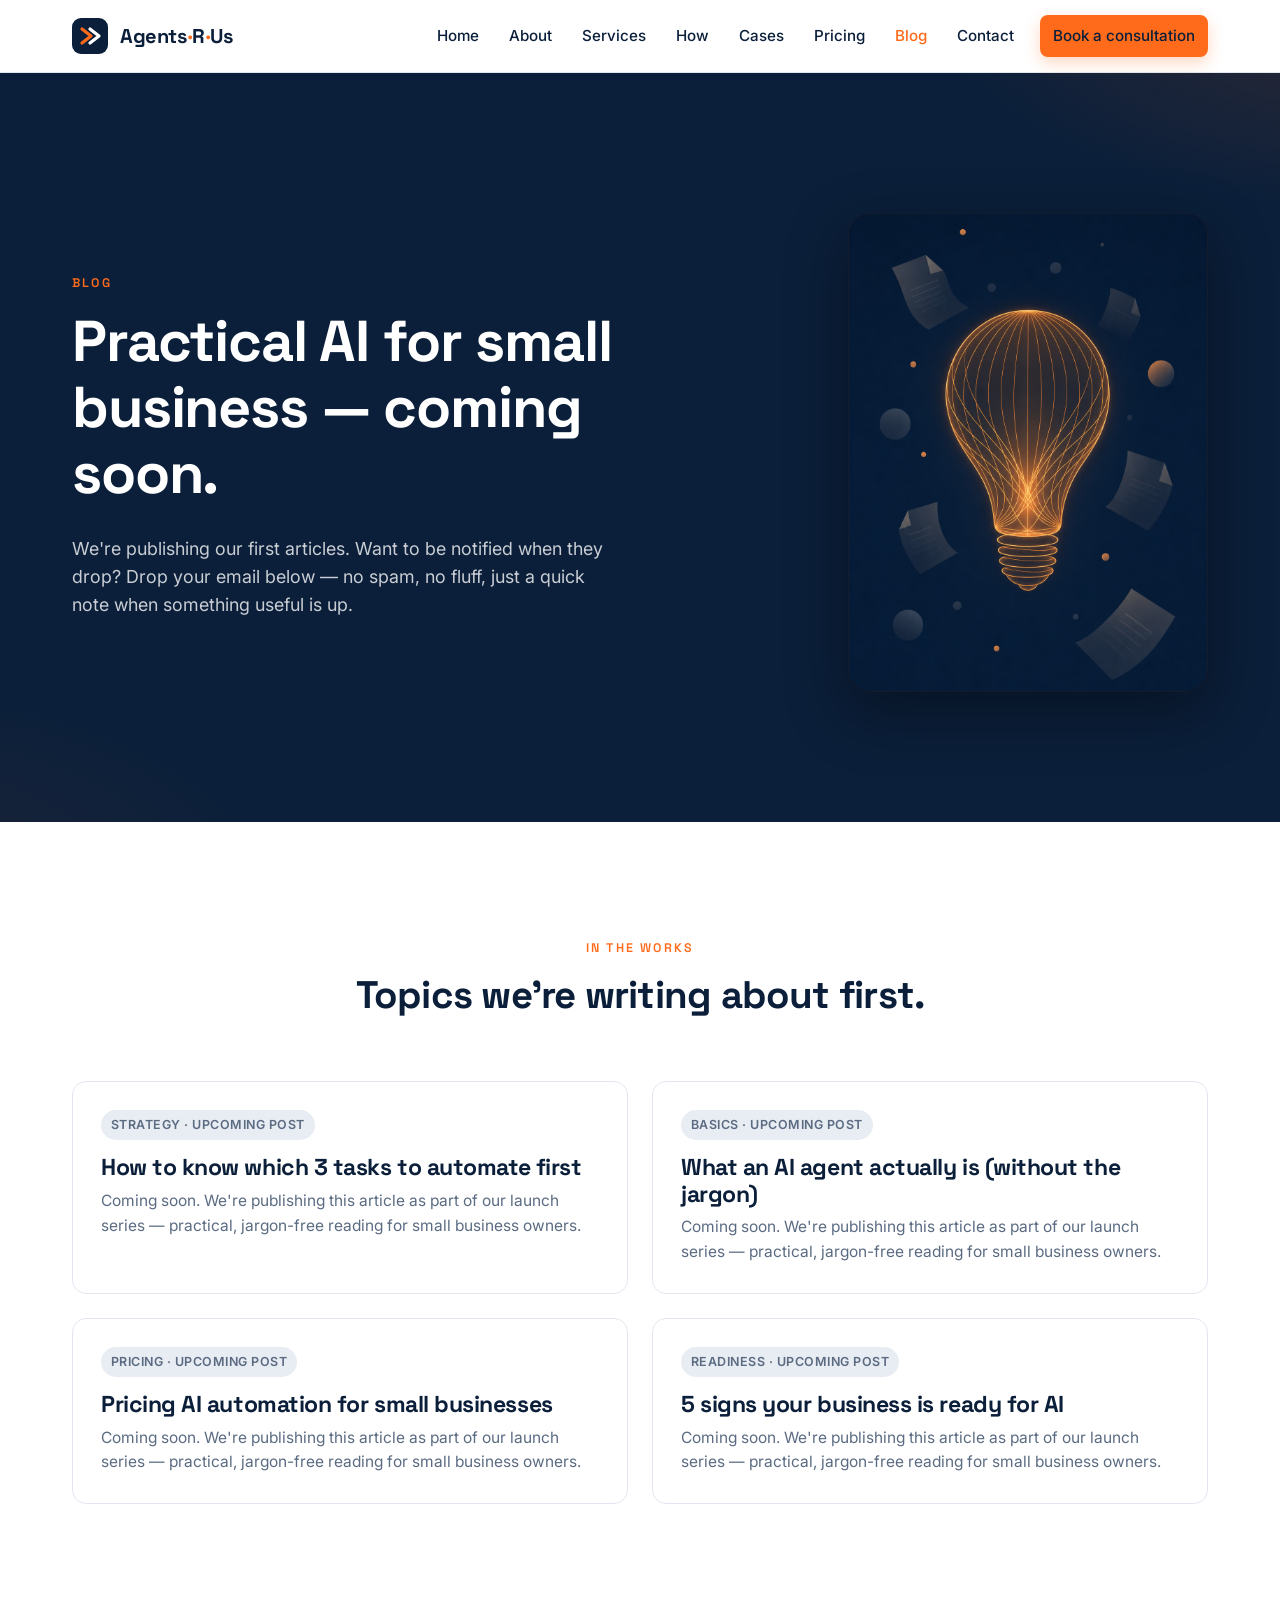
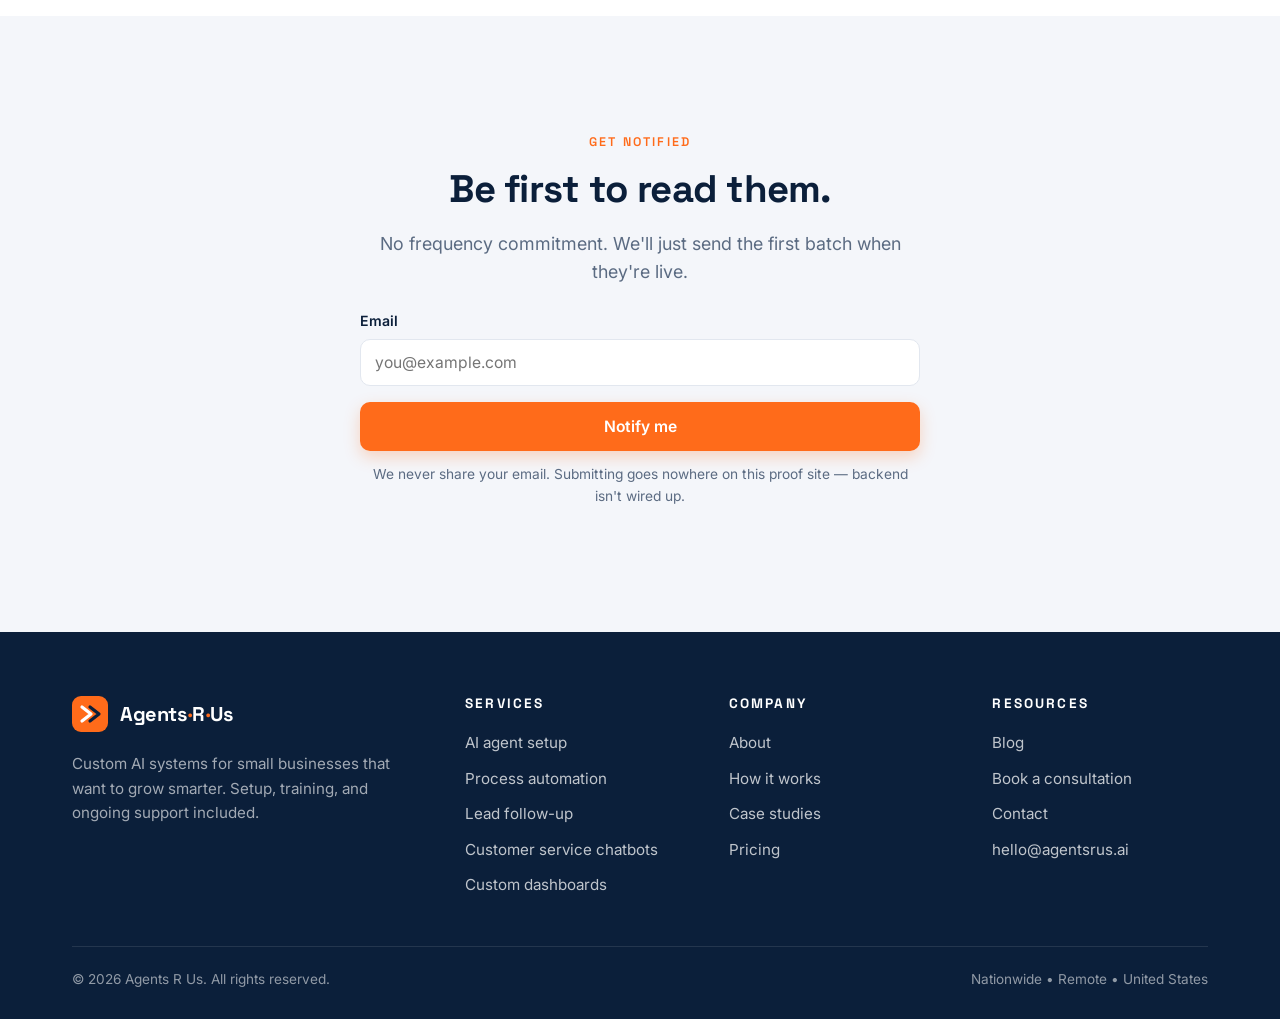
<file: blog.html>
<!DOCTYPE html>
<html lang="en">
<head>
  <meta charset="UTF-8" />
  <meta name="viewport" content="width=device-width, initial-scale=1, viewport-fit=cover" />
  <title>Blog — Agents R Us</title>
  <meta name="description" content="Practical AI articles for small business — coming soon. Sign up to be notified when our first posts go live." />
  <meta property="og:type" content="website" />
  <meta property="og:title" content="Blog — Agents R Us" />
  <meta property="og:description" content="Practical AI articles for small business — coming soon. Sign up to be notified when our first posts go live." />
  <meta property="og:url" content="https://agentsrus.ai/blog.html" />
  <meta property="og:image" content="https://agentsrus.ai/assets/img/hero-network.jpg" />
  <meta property="og:site_name" content="Agents R Us" />
  <meta name="twitter:card" content="summary_large_image" />
  <meta name="twitter:title" content="Blog — Agents R Us" />
  <meta name="twitter:description" content="Practical AI articles for small business — coming soon. Sign up to be notified when our first posts go live." />
  <meta name="twitter:image" content="https://agentsrus.ai/assets/img/hero-network.jpg" />
  <meta name="theme-color" content="#0B1F3A" />
  <link rel="icon" type="image/svg+xml" href="assets/img/favicon.svg" />
  <link rel="preconnect" href="https://fonts.googleapis.com" />
  <link rel="preconnect" href="https://fonts.gstatic.com" crossorigin />
  <link href="https://fonts.googleapis.com/css2?family=Inter:wght@400;500;600;700&family=Space+Grotesk:wght@500;600;700&display=swap" rel="stylesheet" />
  <link rel="stylesheet" href="assets/css/styles.css" />
  
<link rel="canonical" href="https://d2kgyhzjw4n1jk.cloudfront.net/blog.html">
<script type="application/ld+json" id="nrl-jsonld">
{
  "@context": "https://schema.org",
  "@graph": [
    {
      "@type": "Organization",
      "name": "Agents R Us",
      "url": "https://d2kgyhzjw4n1jk.cloudfront.net/"
    },
    {
      "@type": "WebSite",
      "name": "Agents R Us",
      "url": "https://d2kgyhzjw4n1jk.cloudfront.net/",
      "inLanguage": "en-US"
    }
  ]
}
</script>
</head>
<body>
<a class="skip-link" href="#main">Skip to content</a>
<header class="site-header">
  <div class="container nav">
    <a class="brand" href="index.html" aria-label="Agents R Us — home">
      <svg class="brand-mark" width="36" height="36" viewBox="0 0 36 36" aria-hidden="true">
  <rect x="0" y="0" width="36" height="36" rx="9" fill="#0B1F3A"/>
  <path d="M10 11 L19 18 L10 25" stroke="#FF6B1A" stroke-width="3.2" stroke-linecap="round" stroke-linejoin="round" fill="none"/>
  <path d="M18 11 L27 18 L18 25" stroke="#FFFFFF" stroke-width="3.2" stroke-linecap="round" stroke-linejoin="round" fill="none"/>
</svg><span class="brand-text">Agents<span class="brand-dot">·</span>R<span class="brand-dot">·</span>Us</span>
    </a>
    <button class="nav-toggle" data-nav-toggle aria-expanded="false" aria-controls="nav-links" aria-label="Toggle menu">
      <span></span>
    </button>
    <ul class="nav-links" id="nav-links" data-nav-links>
      <li><a href="index.html" aria-label="Home">Home</a></li>
      <li><a href="about.html" aria-label="About">About</a></li>
      <li><a href="services.html" aria-label="Services">Services</a></li>
      <li><a href="how-it-works.html" aria-label="How It Works">How</a></li>
      <li><a href="case-studies.html" aria-label="Case Studies">Cases</a></li>
      <li><a href="pricing.html" aria-label="Pricing">Pricing</a></li>
      <li><a href="blog.html" class="is-active" aria-label="Blog">Blog</a></li>
      <li><a href="contact.html" aria-label="Contact">Contact</a></li>
      <li class="nav-cta"><a class="btn btn-primary btn-sm" href="book.html">Book a consultation</a></li>
    </ul>
  </div>
</header>
<main id="main">

<section class="hero">
  <div class="container">
    <div class="hero-grid">
      <div class="reveal">
        <span class="eyebrow">Blog</span>
        <h1>Practical AI for small business — coming soon.</h1>
        <p class="lead">We're publishing our first articles. Want to be notified when they drop? Drop your email below — no spam, no fluff, just a quick note when something useful is up.</p>
      </div>
      <div class="hero-image reveal" style="max-width: 360px; margin-left: auto;">
        <img src="assets/img/blog-coming-soon.jpg" alt="Abstract glowing lightbulb illustration with floating papers" loading="eager" width="900" height="1200" style="aspect-ratio: 3/4; max-height: 480px;" />
      </div>
    </div>
  </div>
</section>

<section>
  <div class="container">
    <div class="section-head">
      <span class="eyebrow">In the works</span>
      <h2>Topics we're writing about first.</h2>
    </div>
    <div class="grid cols-2">
      <article class="card reveal">
        <span class="tag">Strategy · Upcoming post</span>
        <h3 style="margin-top:14px">How to know which 3 tasks to automate first</h3>
        <p>Coming soon. We're publishing this article as part of our launch series — practical, jargon-free reading for small business owners.</p>
      </article>
      <article class="card reveal">
        <span class="tag">Basics · Upcoming post</span>
        <h3 style="margin-top:14px">What an AI agent actually is (without the jargon)</h3>
        <p>Coming soon. We're publishing this article as part of our launch series — practical, jargon-free reading for small business owners.</p>
      </article>
      <article class="card reveal">
        <span class="tag">Pricing · Upcoming post</span>
        <h3 style="margin-top:14px">Pricing AI automation for small businesses</h3>
        <p>Coming soon. We're publishing this article as part of our launch series — practical, jargon-free reading for small business owners.</p>
      </article>
      <article class="card reveal">
        <span class="tag">Readiness · Upcoming post</span>
        <h3 style="margin-top:14px">5 signs your business is ready for AI</h3>
        <p>Coming soon. We're publishing this article as part of our launch series — practical, jargon-free reading for small business owners.</p>
      </article>
    </div>
  </div>
</section>

<section class="bg-soft">
  <div class="container">
    <div style="max-width:560px; margin: 0 auto; text-align:center;">
      <span class="eyebrow">Get notified</span>
      <h2>Be first to read them.</h2>
      <p class="lead" style="margin: 0 auto 24px;">No frequency commitment. We'll just send the first batch when they're live.</p>
      <form class="form" data-noop aria-label="Notify me form" style="text-align:left;">
        <div>
          <label for="blog-email">Email</label>
          <input id="blog-email" name="email" type="email" required placeholder="you@example.com" />
        </div>
        <button class="btn btn-primary" type="submit">Notify me</button>
        <div class="form-msg" role="status">Thanks — we'll let you know when the first articles are up.</div>
        <p class="helper text-center">We never share your email. Submitting goes nowhere on this proof site — backend isn't wired up.</p>
      </form>
    </div>
  </div>
</section>

</main>
<footer class="site-footer">
  <div class="container">
    <div class="footer-grid">
      <div class="footer-brand">
        <span class="brand"><svg class="brand-mark" width="36" height="36" viewBox="0 0 36 36" aria-hidden="true">
  <rect x="0" y="0" width="36" height="36" rx="9" fill="#FF6B1A"/>
  <path d="M10 11 L19 18 L10 25" stroke="#FFFFFF" stroke-width="3.2" stroke-linecap="round" stroke-linejoin="round" fill="none"/>
  <path d="M18 11 L27 18 L18 25" stroke="#0B1F3A" stroke-width="3.2" stroke-linecap="round" stroke-linejoin="round" fill="none"/>
</svg><span class="brand-text brand-text-light">Agents<span class="brand-dot">·</span>R<span class="brand-dot">·</span>Us</span></span>
        <p>Custom AI systems for small businesses that want to grow smarter. Setup, training, and ongoing support included.</p>
      </div>
      <div class="footer-col">
        <h4>Services</h4>
        <ul>
          <li><a href="services.html">AI agent setup</a></li>
          <li><a href="services.html">Process automation</a></li>
          <li><a href="services.html">Lead follow-up</a></li>
          <li><a href="services.html">Customer service chatbots</a></li>
          <li><a href="services.html">Custom dashboards</a></li>
        </ul>
      </div>
      <div class="footer-col">
        <h4>Company</h4>
        <ul>
          <li><a href="about.html">About</a></li>
          <li><a href="how-it-works.html">How it works</a></li>
          <li><a href="case-studies.html">Case studies</a></li>
          <li><a href="pricing.html">Pricing</a></li>
        </ul>
      </div>
      <div class="footer-col">
        <h4>Resources</h4>
        <ul>
          <li><a href="blog.html">Blog</a></li>
          <li><a href="book.html">Book a consultation</a></li>
          <li><a href="contact.html">Contact</a></li>
          <li><a href="mailto:hello@agentsrus.ai">hello@agentsrus.ai</a></li>
        </ul>
      </div>
    </div>
    <div class="footer-bottom">
      <span>© 2026 Agents R Us. All rights reserved.</span>
      <span>Nationwide • Remote • United States</span>
    </div>
  </div>
</footer>
<script src="assets/js/main.js"></script>
</body>
</html>
</file>
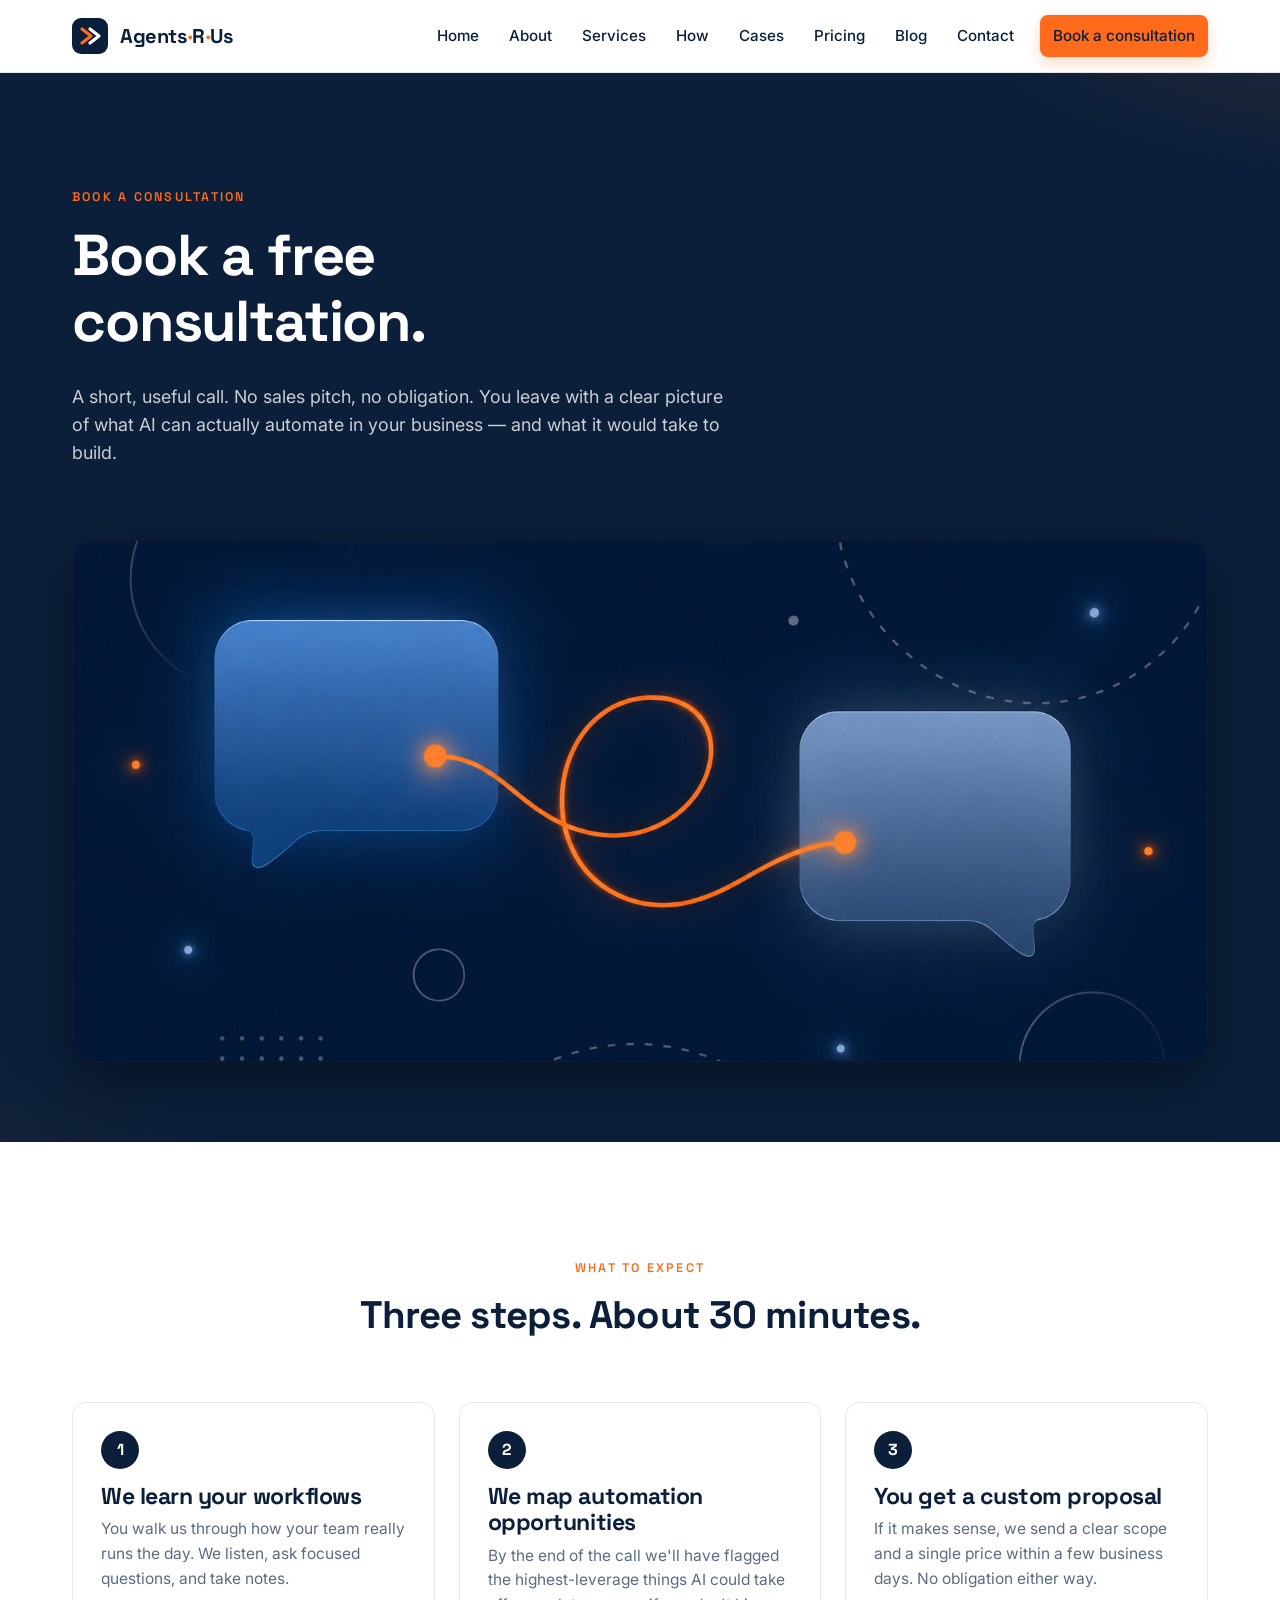
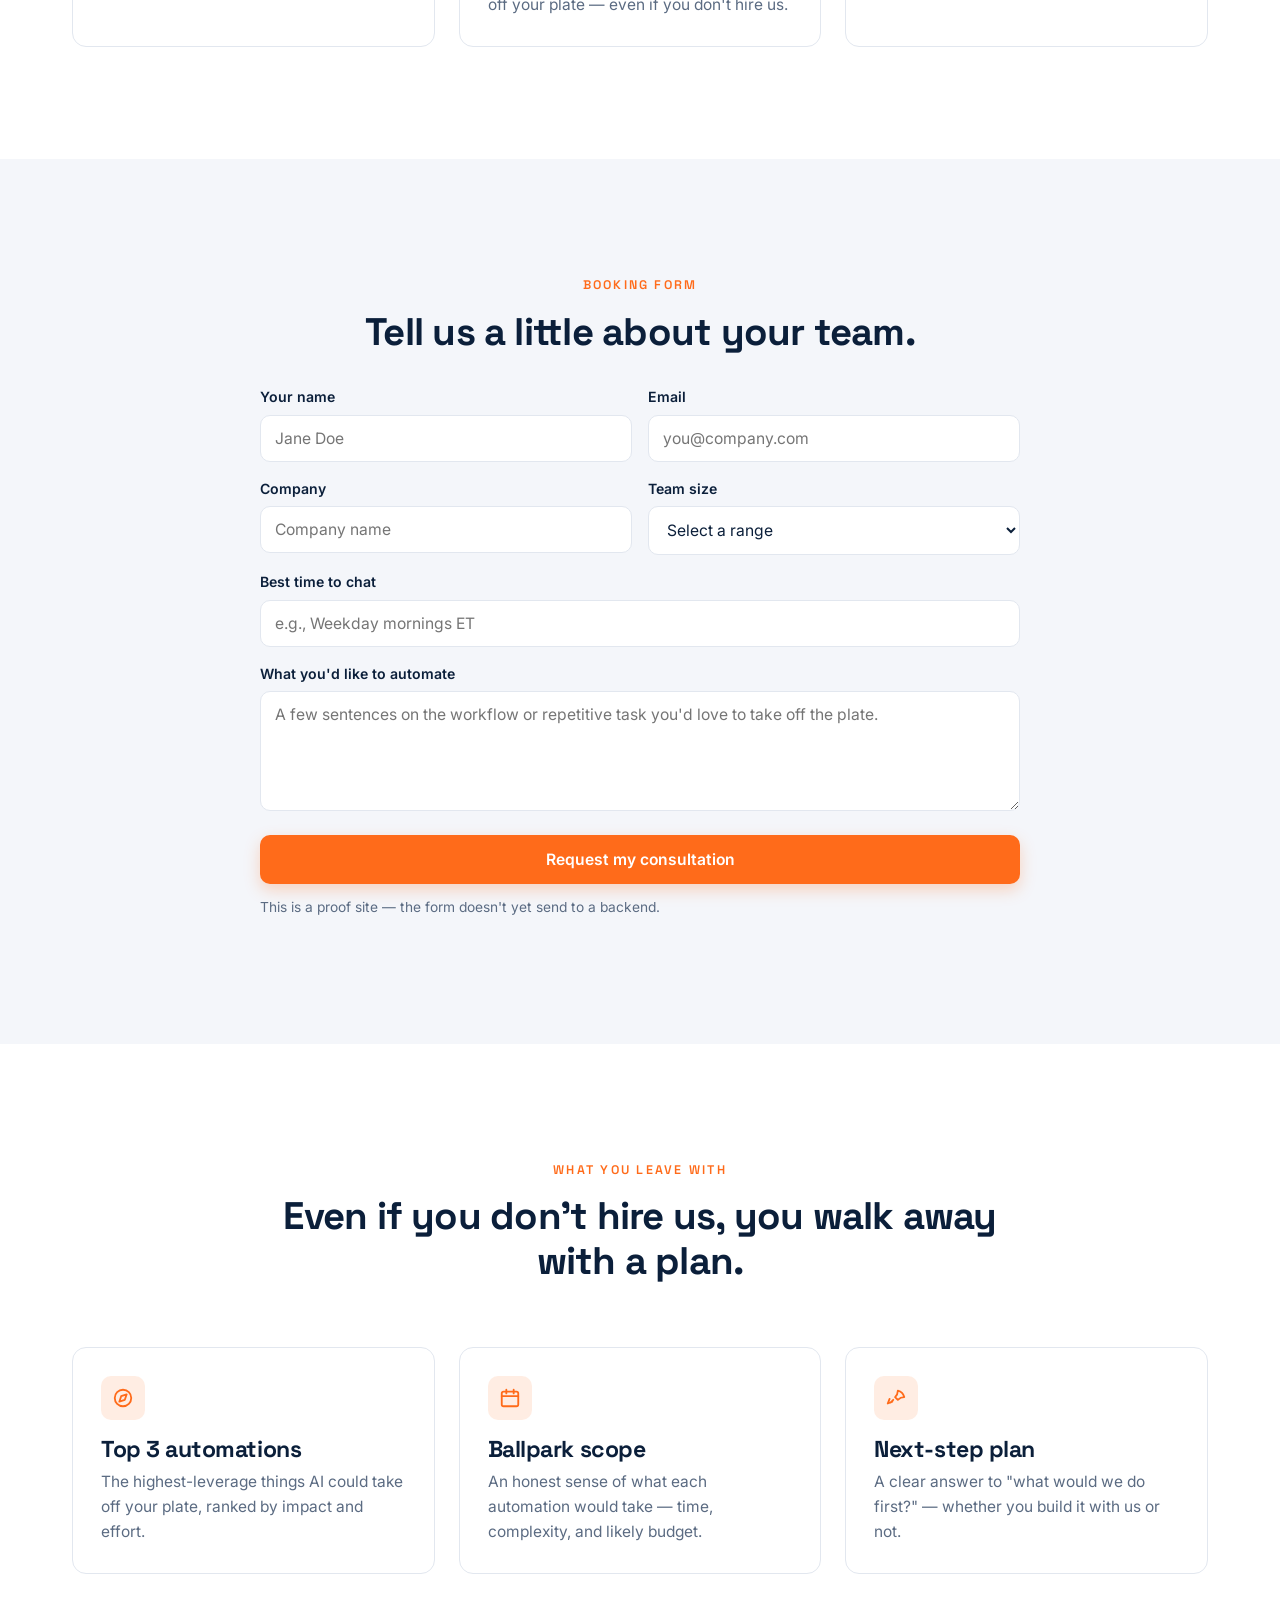
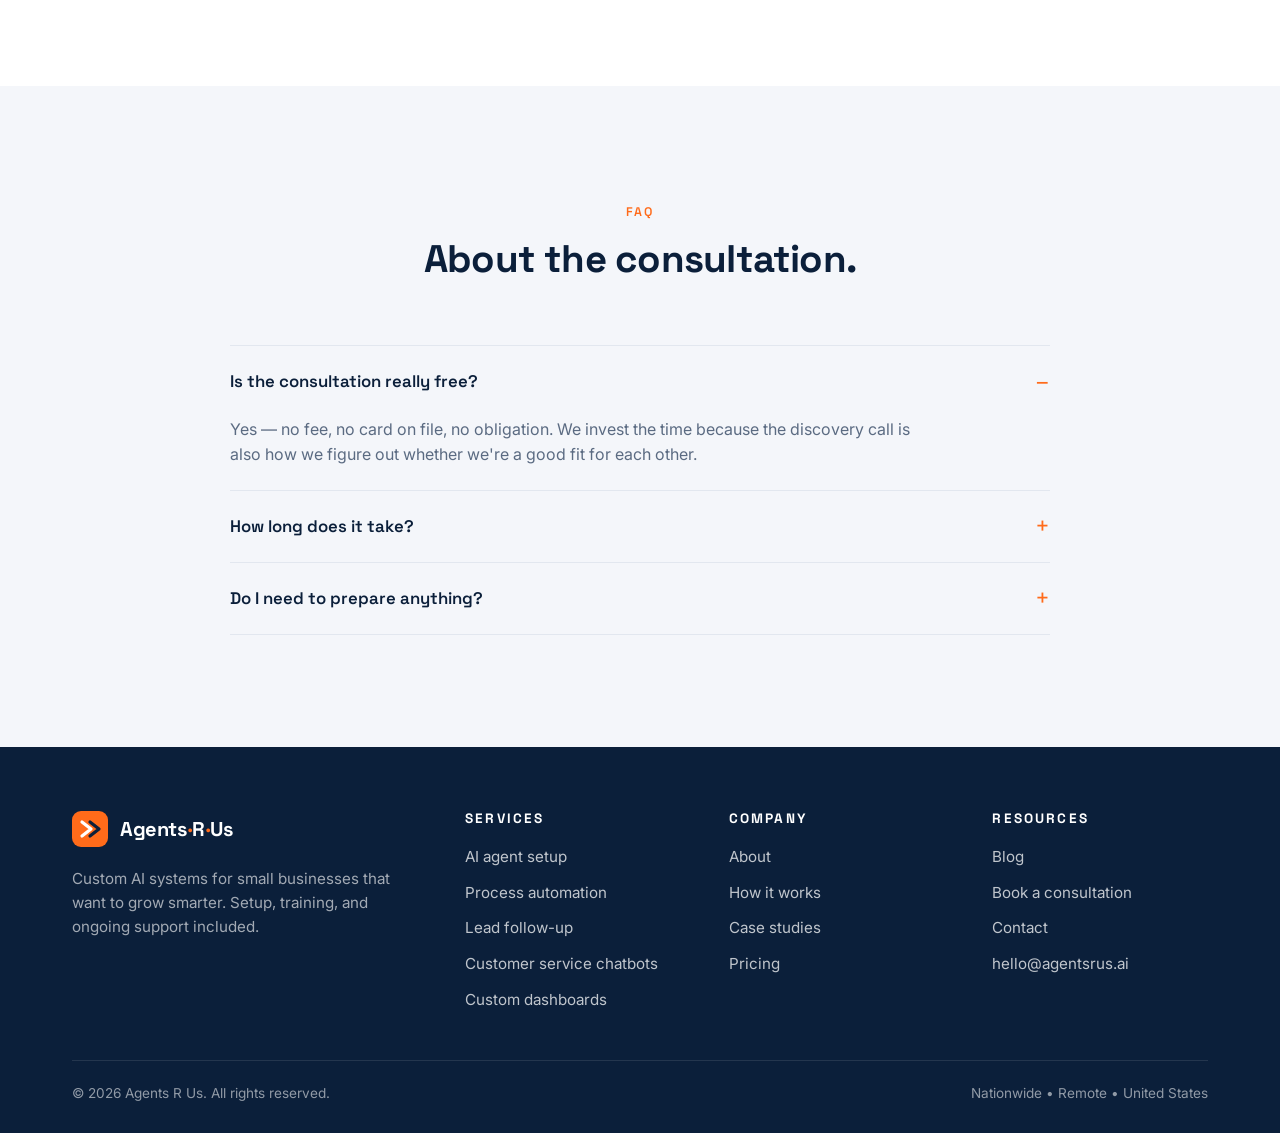
<file: book.html>
<!DOCTYPE html>
<html lang="en">
<head>
  <meta charset="UTF-8" />
  <meta name="viewport" content="width=device-width, initial-scale=1, viewport-fit=cover" />
  <title>Book a free consultation — Agents R Us</title>
  <meta name="description" content="Book a free 30-minute consultation. We learn your workflows, map automation opportunities, and send a custom proposal. No obligation." />
  <meta property="og:type" content="website" />
  <meta property="og:title" content="Book a free consultation — Agents R Us" />
  <meta property="og:description" content="Book a free 30-minute consultation. We learn your workflows, map automation opportunities, and send a custom proposal. No obligation." />
  <meta property="og:url" content="https://agentsrus.ai/book.html" />
  <meta property="og:image" content="https://agentsrus.ai/assets/img/hero-network.jpg" />
  <meta property="og:site_name" content="Agents R Us" />
  <meta name="twitter:card" content="summary_large_image" />
  <meta name="twitter:title" content="Book a free consultation — Agents R Us" />
  <meta name="twitter:description" content="Book a free 30-minute consultation. We learn your workflows, map automation opportunities, and send a custom proposal. No obligation." />
  <meta name="twitter:image" content="https://agentsrus.ai/assets/img/hero-network.jpg" />
  <meta name="theme-color" content="#0B1F3A" />
  <link rel="icon" type="image/svg+xml" href="assets/img/favicon.svg" />
  <link rel="preconnect" href="https://fonts.googleapis.com" />
  <link rel="preconnect" href="https://fonts.gstatic.com" crossorigin />
  <link href="https://fonts.googleapis.com/css2?family=Inter:wght@400;500;600;700&family=Space+Grotesk:wght@500;600;700&display=swap" rel="stylesheet" />
  <link rel="stylesheet" href="assets/css/styles.css" />
  
<link rel="canonical" href="https://d2kgyhzjw4n1jk.cloudfront.net/book.html">
<script type="application/ld+json" id="nrl-jsonld">
{
  "@context": "https://schema.org",
  "@graph": [
    {
      "@type": "Organization",
      "name": "Agents R Us",
      "url": "https://d2kgyhzjw4n1jk.cloudfront.net/"
    },
    {
      "@type": "WebSite",
      "name": "Agents R Us",
      "url": "https://d2kgyhzjw4n1jk.cloudfront.net/",
      "inLanguage": "en-US"
    },
    {
      "@type": "FAQPage",
      "mainEntity": [
        {
          "@type": "Question",
          "name": "What do you do?",
          "acceptedAnswer": {
            "@type": "Answer",
            "text": "Agents R Us helps customers with clear, reliable services and support."
          }
        },
        {
          "@type": "Question",
          "name": "How do I get started?",
          "acceptedAnswer": {
            "@type": "Answer",
            "text": "Use the contact page or booking link to reach out. We'll reply with next steps."
          }
        },
        {
          "@type": "Question",
          "name": "Where are you located?",
          "acceptedAnswer": {
            "@type": "Answer",
            "text": "We work with clients online and can share location details on request."
          }
        }
      ]
    }
  ]
}
</script>
</head>
<body>
<a class="skip-link" href="#main">Skip to content</a>
<header class="site-header">
  <div class="container nav">
    <a class="brand" href="index.html" aria-label="Agents R Us — home">
      <svg class="brand-mark" width="36" height="36" viewBox="0 0 36 36" aria-hidden="true">
  <rect x="0" y="0" width="36" height="36" rx="9" fill="#0B1F3A"/>
  <path d="M10 11 L19 18 L10 25" stroke="#FF6B1A" stroke-width="3.2" stroke-linecap="round" stroke-linejoin="round" fill="none"/>
  <path d="M18 11 L27 18 L18 25" stroke="#FFFFFF" stroke-width="3.2" stroke-linecap="round" stroke-linejoin="round" fill="none"/>
</svg><span class="brand-text">Agents<span class="brand-dot">·</span>R<span class="brand-dot">·</span>Us</span>
    </a>
    <button class="nav-toggle" data-nav-toggle aria-expanded="false" aria-controls="nav-links" aria-label="Toggle menu">
      <span></span>
    </button>
    <ul class="nav-links" id="nav-links" data-nav-links>
      <li><a href="index.html" aria-label="Home">Home</a></li>
      <li><a href="about.html" aria-label="About">About</a></li>
      <li><a href="services.html" aria-label="Services">Services</a></li>
      <li><a href="how-it-works.html" aria-label="How It Works">How</a></li>
      <li><a href="case-studies.html" aria-label="Case Studies">Cases</a></li>
      <li><a href="pricing.html" aria-label="Pricing">Pricing</a></li>
      <li><a href="blog.html" aria-label="Blog">Blog</a></li>
      <li><a href="contact.html" aria-label="Contact">Contact</a></li>
      <li class="nav-cta"><a class="btn btn-primary btn-sm" href="book.html">Book a consultation</a></li>
    </ul>
  </div>
</header>
<main id="main">

<section class="hero hero-tight">
  <div class="container">
    <div class="hero-grid">
      <div class="reveal">
        <span class="eyebrow">Book a consultation</span>
        <h1>Book a free consultation.</h1>
        <p class="lead">A short, useful call. No sales pitch, no obligation. You leave with a clear picture of what AI can actually automate in your business — and what it would take to build.</p>
      </div>
      <div class="hero-image reveal">
        <img src="assets/img/book-consult.jpg" alt="Abstract illustration of two speech-bubble shapes connected by a flowing orange line" loading="eager" width="1280" height="960" />
      </div>
    </div>
  </div>
</section>

<section>
  <div class="container">
    <div class="section-head">
      <span class="eyebrow">What to expect</span>
      <h2>Three steps. About 30 minutes.</h2>
    </div>
    <div class="grid cols-3">
      <div class="card reveal"><div class="step-num">1</div><h3>We learn your workflows</h3><p>You walk us through how your team really runs the day. We listen, ask focused questions, and take notes.</p></div>
      <div class="card reveal"><div class="step-num">2</div><h3>We map automation opportunities</h3><p>By the end of the call we'll have flagged the highest-leverage things AI could take off your plate — even if you don't hire us.</p></div>
      <div class="card reveal"><div class="step-num">3</div><h3>You get a custom proposal</h3><p>If it makes sense, we send a clear scope and a single price within a few business days. No obligation either way.</p></div>
    </div>
  </div>
</section>

<section class="bg-soft">
  <div class="container">
    <div style="max-width: 760px; margin: 0 auto;">
      <div class="section-head" style="margin-bottom: 32px;">
        <span class="eyebrow">Booking form</span>
        <h2>Tell us a little about your team.</h2>
      </div>
      <form class="form reveal" data-noop aria-label="Booking form">
        <div class="form-row">
          <div>
            <label for="b-name">Your name</label>
            <input id="b-name" name="name" type="text" required placeholder="Jane Doe" />
          </div>
          <div>
            <label for="b-email">Email</label>
            <input id="b-email" name="email" type="email" required placeholder="you@company.com" />
          </div>
        </div>
        <div class="form-row">
          <div>
            <label for="b-company">Company</label>
            <input id="b-company" name="company" type="text" placeholder="Company name" />
          </div>
          <div>
            <label for="b-size">Team size</label>
            <select id="b-size" name="team_size">
              <option value="">Select a range</option>
              <option>1–5</option>
              <option>6–15</option>
              <option>16–50</option>
              <option>50+</option>
            </select>
          </div>
        </div>
        <div>
          <label for="b-when">Best time to chat</label>
          <input id="b-when" name="when" type="text" placeholder="e.g., Weekday mornings ET" />
        </div>
        <div>
          <label for="b-auto">What you'd like to automate</label>
          <textarea id="b-auto" name="message" required placeholder="A few sentences on the workflow or repetitive task you'd love to take off the plate."></textarea>
        </div>
        <button class="btn btn-primary" type="submit">Request my consultation</button>
        <div class="form-msg" role="status">Thanks — we'll be in touch within one business day to confirm a time.</div>
        <p class="helper">This is a proof site — the form doesn't yet send to a backend.</p>
      </form>
    </div>
  </div>
</section>

<section>
  <div class="container">
    <div class="section-head">
      <span class="eyebrow">What you leave with</span>
      <h2>Even if you don't hire us, you walk away with a plan.</h2>
    </div>
    <div class="grid cols-3">
      <div class="card reveal"><div class="icon"><svg class="icon-svg" xmlns="http://www.w3.org/2000/svg" viewBox="0 0 24 24" fill="none" stroke="currentColor" stroke-linecap="round" stroke-linejoin="round"><circle cx="12" cy="12" r="9"/><path d="M16 8l-2 6-6 2 2-6 6-2z"/></svg></div><h3>Top 3 automations</h3><p>The highest-leverage things AI could take off your plate, ranked by impact and effort.</p></div>
      <div class="card reveal"><div class="icon"><svg class="icon-svg" xmlns="http://www.w3.org/2000/svg" viewBox="0 0 24 24" fill="none" stroke="currentColor" stroke-linecap="round" stroke-linejoin="round"><rect x="3" y="5" width="18" height="16" rx="2"/><path d="M3 10h18M8 3v4M16 3v4"/></svg></div><h3>Ballpark scope</h3><p>An honest sense of what each automation would take — time, complexity, and likely budget.</p></div>
      <div class="card reveal"><div class="icon"><svg class="icon-svg" xmlns="http://www.w3.org/2000/svg" viewBox="0 0 24 24" fill="none" stroke="currentColor" stroke-linecap="round" stroke-linejoin="round"><path d="M14 4c4 1 6 3 7 7-3 0-5 1-7 3l-3-3c2-2 3-4 3-7z"/><path d="M9 14l-3 3M5 13l-2 5 5-2"/></svg></div><h3>Next-step plan</h3><p>A clear answer to "what would we do first?" — whether you build it with us or not.</p></div>
    </div>
  </div>
</section>

<section class="bg-soft">
  <div class="container">
    <div class="section-head">
      <span class="eyebrow">FAQ</span>
      <h2>About the consultation.</h2>
    </div>
    <div class="faq-list">
      <details class="faq" open>
        <summary>Is the consultation really free?</summary>
        <div class="faq-body">Yes — no fee, no card on file, no obligation. We invest the time because the discovery call is also how we figure out whether we're a good fit for each other.</div>
      </details>
      <details class="faq">
        <summary>How long does it take?</summary>
        <div class="faq-body">Plan for about 30 minutes. We rarely need more, and we'll never run long without asking.</div>
      </details>
      <details class="faq">
        <summary>Do I need to prepare anything?</summary>
        <div class="faq-body">Nothing formal. It helps to think ahead about which tasks feel most repetitive or most prone to dropped balls — but we'll guide the conversation either way.</div>
      </details>
    </div>
  </div>
</section>

</main>
<footer class="site-footer">
  <div class="container">
    <div class="footer-grid">
      <div class="footer-brand">
        <span class="brand"><svg class="brand-mark" width="36" height="36" viewBox="0 0 36 36" aria-hidden="true">
  <rect x="0" y="0" width="36" height="36" rx="9" fill="#FF6B1A"/>
  <path d="M10 11 L19 18 L10 25" stroke="#FFFFFF" stroke-width="3.2" stroke-linecap="round" stroke-linejoin="round" fill="none"/>
  <path d="M18 11 L27 18 L18 25" stroke="#0B1F3A" stroke-width="3.2" stroke-linecap="round" stroke-linejoin="round" fill="none"/>
</svg><span class="brand-text brand-text-light">Agents<span class="brand-dot">·</span>R<span class="brand-dot">·</span>Us</span></span>
        <p>Custom AI systems for small businesses that want to grow smarter. Setup, training, and ongoing support included.</p>
      </div>
      <div class="footer-col">
        <h4>Services</h4>
        <ul>
          <li><a href="services.html">AI agent setup</a></li>
          <li><a href="services.html">Process automation</a></li>
          <li><a href="services.html">Lead follow-up</a></li>
          <li><a href="services.html">Customer service chatbots</a></li>
          <li><a href="services.html">Custom dashboards</a></li>
        </ul>
      </div>
      <div class="footer-col">
        <h4>Company</h4>
        <ul>
          <li><a href="about.html">About</a></li>
          <li><a href="how-it-works.html">How it works</a></li>
          <li><a href="case-studies.html">Case studies</a></li>
          <li><a href="pricing.html">Pricing</a></li>
        </ul>
      </div>
      <div class="footer-col">
        <h4>Resources</h4>
        <ul>
          <li><a href="blog.html">Blog</a></li>
          <li><a href="book.html">Book a consultation</a></li>
          <li><a href="contact.html">Contact</a></li>
          <li><a href="mailto:hello@agentsrus.ai">hello@agentsrus.ai</a></li>
        </ul>
      </div>
    </div>
    <div class="footer-bottom">
      <span>© 2026 Agents R Us. All rights reserved.</span>
      <span>Nationwide • Remote • United States</span>
    </div>
  </div>
</footer>
<script src="assets/js/main.js"></script>
</body>
</html>
</file>
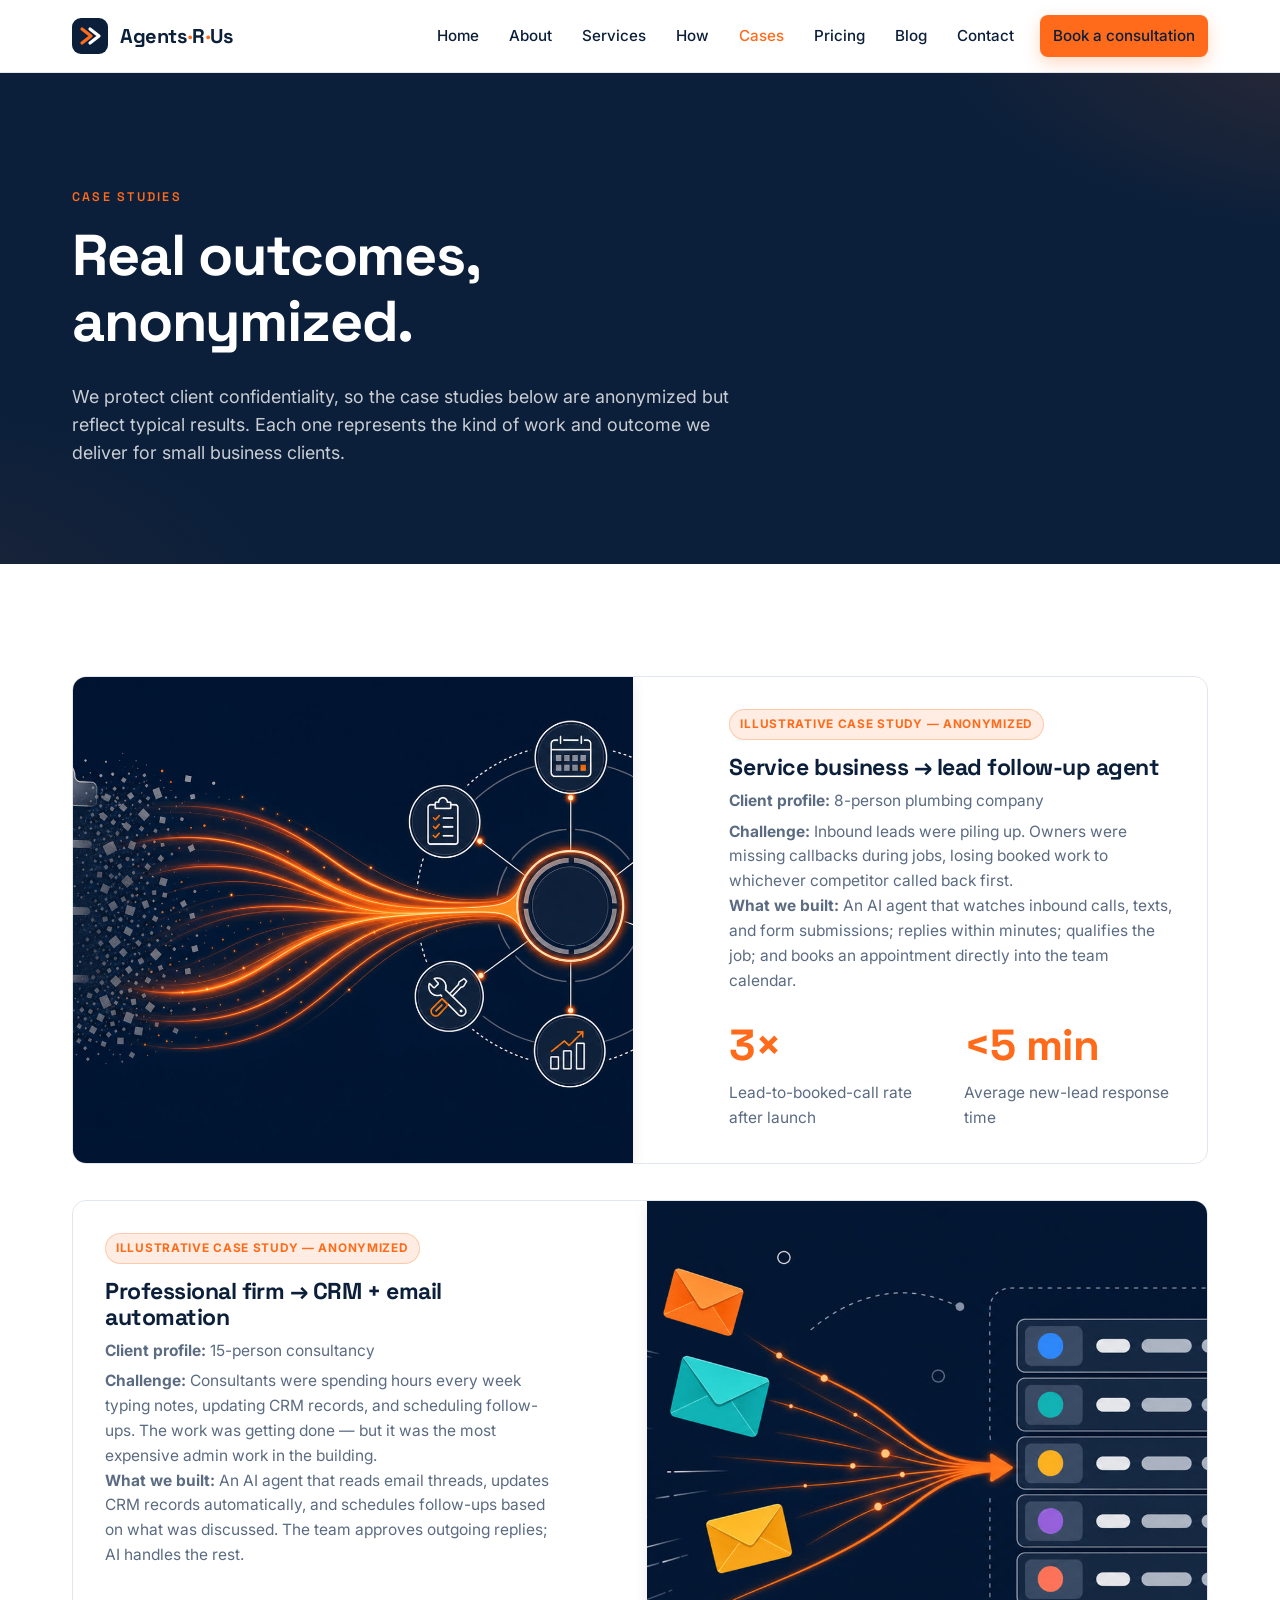
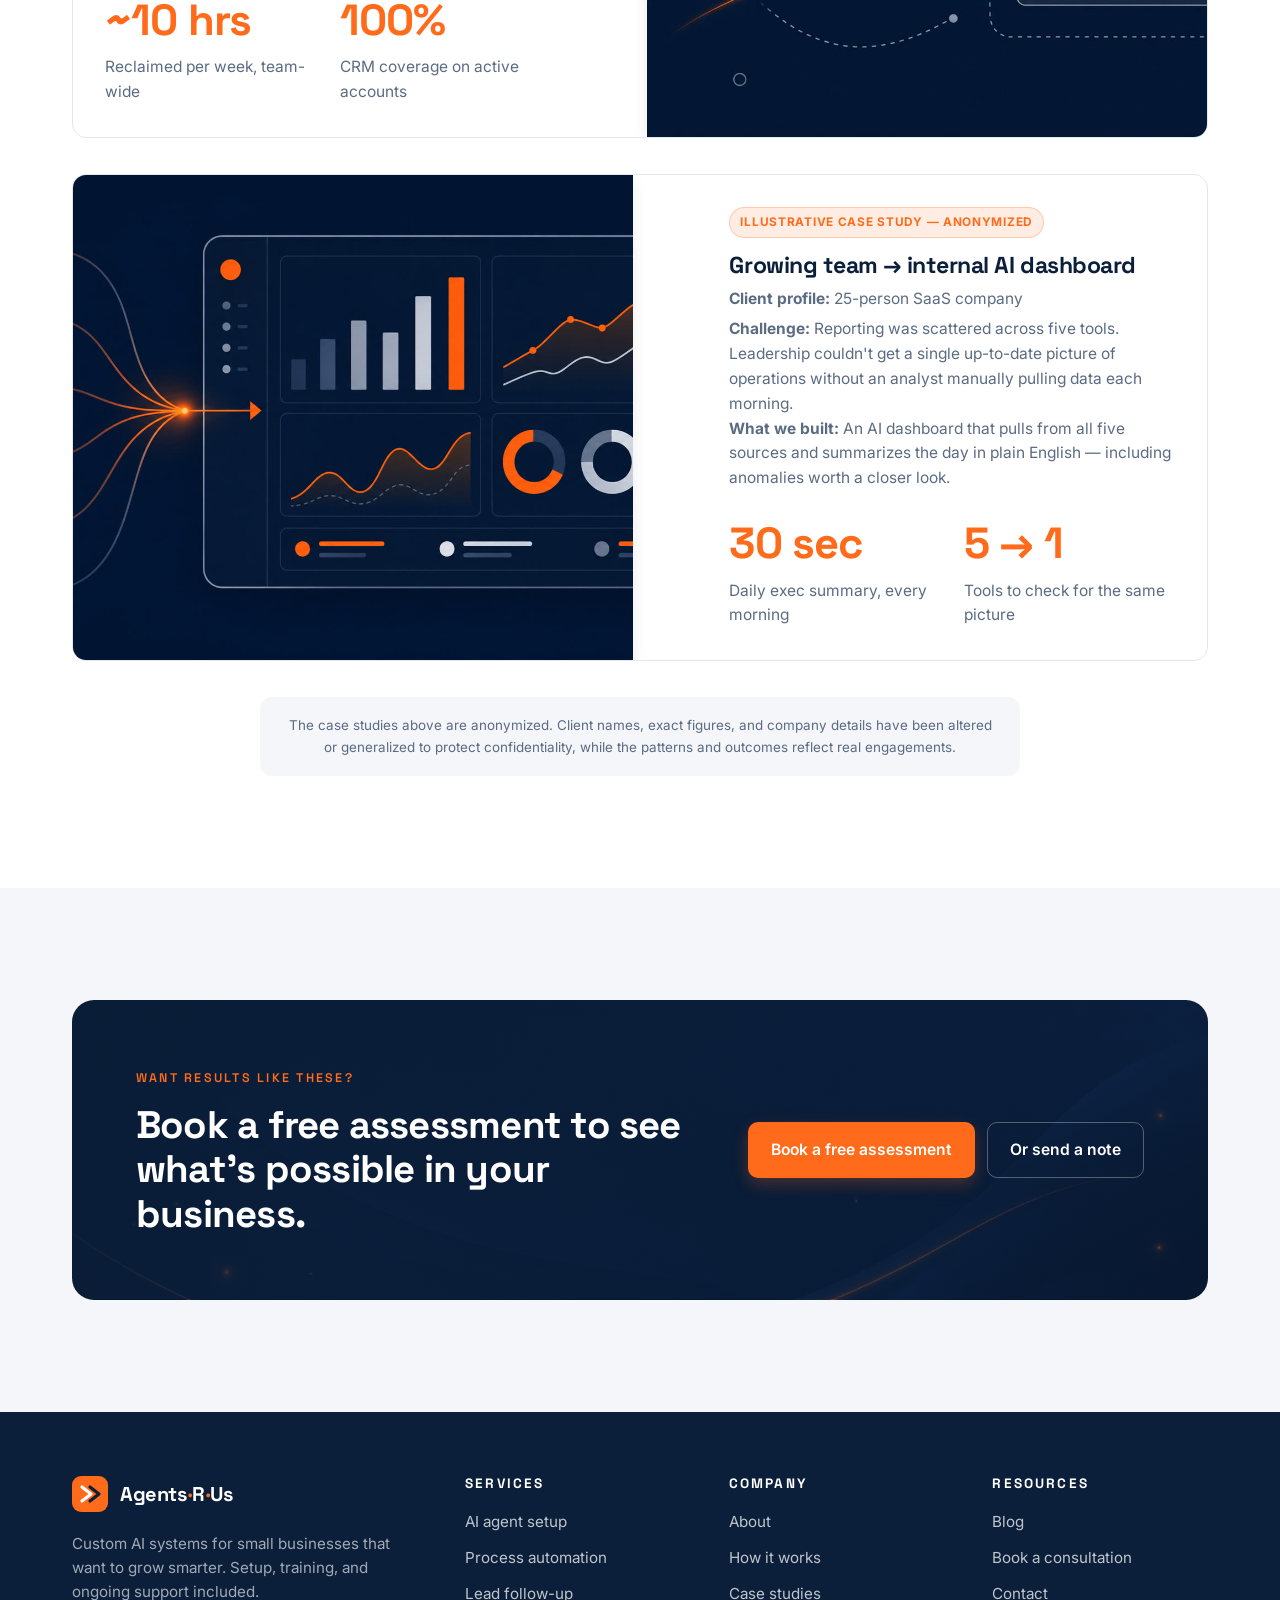
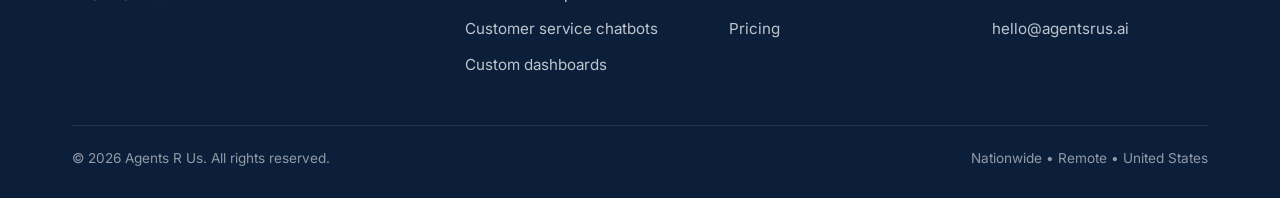
<file: case-studies.html>
<!DOCTYPE html>
<html lang="en">
<head>
  <meta charset="UTF-8" />
  <meta name="viewport" content="width=device-width, initial-scale=1, viewport-fit=cover" />
  <title>Case studies — Agents R Us</title>
  <meta name="description" content="Anonymized examples of AI automation outcomes for small business clients: lead follow-up, CRM automation, and custom AI dashboards." />
  <meta property="og:type" content="website" />
  <meta property="og:title" content="Case studies — Agents R Us" />
  <meta property="og:description" content="Anonymized examples of AI automation outcomes for small business clients: lead follow-up, CRM automation, and custom AI dashboards." />
  <meta property="og:url" content="https://agentsrus.ai/case-studies.html" />
  <meta property="og:image" content="https://agentsrus.ai/assets/img/hero-network.jpg" />
  <meta property="og:site_name" content="Agents R Us" />
  <meta name="twitter:card" content="summary_large_image" />
  <meta name="twitter:title" content="Case studies — Agents R Us" />
  <meta name="twitter:description" content="Anonymized examples of AI automation outcomes for small business clients: lead follow-up, CRM automation, and custom AI dashboards." />
  <meta name="twitter:image" content="https://agentsrus.ai/assets/img/hero-network.jpg" />
  <meta name="theme-color" content="#0B1F3A" />
  <link rel="icon" type="image/svg+xml" href="assets/img/favicon.svg" />
  <link rel="preconnect" href="https://fonts.googleapis.com" />
  <link rel="preconnect" href="https://fonts.gstatic.com" crossorigin />
  <link href="https://fonts.googleapis.com/css2?family=Inter:wght@400;500;600;700&family=Space+Grotesk:wght@500;600;700&display=swap" rel="stylesheet" />
  <link rel="stylesheet" href="assets/css/styles.css" />
  
<link rel="canonical" href="https://d2kgyhzjw4n1jk.cloudfront.net/case-studies.html">
<script type="application/ld+json" id="nrl-jsonld">
{
  "@context": "https://schema.org",
  "@graph": [
    {
      "@type": "Organization",
      "name": "Agents R Us",
      "url": "https://d2kgyhzjw4n1jk.cloudfront.net/"
    },
    {
      "@type": "WebSite",
      "name": "Agents R Us",
      "url": "https://d2kgyhzjw4n1jk.cloudfront.net/",
      "inLanguage": "en-US"
    }
  ]
}
</script>
</head>
<body>
<a class="skip-link" href="#main">Skip to content</a>
<header class="site-header">
  <div class="container nav">
    <a class="brand" href="index.html" aria-label="Agents R Us — home">
      <svg class="brand-mark" width="36" height="36" viewBox="0 0 36 36" aria-hidden="true">
  <rect x="0" y="0" width="36" height="36" rx="9" fill="#0B1F3A"/>
  <path d="M10 11 L19 18 L10 25" stroke="#FF6B1A" stroke-width="3.2" stroke-linecap="round" stroke-linejoin="round" fill="none"/>
  <path d="M18 11 L27 18 L18 25" stroke="#FFFFFF" stroke-width="3.2" stroke-linecap="round" stroke-linejoin="round" fill="none"/>
</svg><span class="brand-text">Agents<span class="brand-dot">·</span>R<span class="brand-dot">·</span>Us</span>
    </a>
    <button class="nav-toggle" data-nav-toggle aria-expanded="false" aria-controls="nav-links" aria-label="Toggle menu">
      <span></span>
    </button>
    <ul class="nav-links" id="nav-links" data-nav-links>
      <li><a href="index.html" aria-label="Home">Home</a></li>
      <li><a href="about.html" aria-label="About">About</a></li>
      <li><a href="services.html" aria-label="Services">Services</a></li>
      <li><a href="how-it-works.html" aria-label="How It Works">How</a></li>
      <li><a href="case-studies.html" class="is-active" aria-label="Case Studies">Cases</a></li>
      <li><a href="pricing.html" aria-label="Pricing">Pricing</a></li>
      <li><a href="blog.html" aria-label="Blog">Blog</a></li>
      <li><a href="contact.html" aria-label="Contact">Contact</a></li>
      <li class="nav-cta"><a class="btn btn-primary btn-sm" href="book.html">Book a consultation</a></li>
    </ul>
  </div>
</header>
<main id="main">

<section class="hero hero-tight">
  <div class="container">
    <div class="hero-grid">
      <div class="reveal">
        <span class="eyebrow">Case studies</span>
        <h1>Real outcomes, anonymized.</h1>
        <p class="lead">We protect client confidentiality, so the case studies below are anonymized but reflect typical results. Each one represents the kind of work and outcome we deliver for small business clients.</p>
      </div>
    </div>
  </div>
</section>

<section>
  <div class="container">
    <div class="grid" style="grid-template-columns: 1fr; gap: 36px;">

      <article class="card reveal" style="padding:0; overflow:hidden;">
        <div class="two-col" style="align-items: stretch;">
          <img src="assets/img/case-service-business.jpg" alt="Abstract illustration of a clipboard task list streaming into an organized AI hub" loading="lazy" width="1280" height="960" style="border-radius:0; height:100%; object-fit:cover;" />
          <div style="padding: 32px;">
            <span class="tag-anon">Illustrative case study — anonymized</span>
            <h3 style="margin-top:14px">Service business → lead follow-up agent</h3>
            <p class="muted" style="margin-bottom:6px"><strong>Client profile:</strong> 8-person plumbing company</p>
            <p><strong>Challenge:</strong> Inbound leads were piling up. Owners were missing callbacks during jobs, losing booked work to whichever competitor called back first.</p>
            <p><strong>What we built:</strong> An AI agent that watches inbound calls, texts, and form submissions; replies within minutes; qualifies the job; and books an appointment directly into the team calendar.</p>
            <div class="grid cols-2" style="margin-top:18px">
              <div><div class="stat">3×</div><p class="muted" style="margin:0">Lead-to-booked-call rate after launch</p></div>
              <div><div class="stat">&lt;5 min</div><p class="muted" style="margin:0">Average new-lead response time</p></div>
            </div>
          </div>
        </div>
      </article>

      <article class="card reveal" style="padding:0; overflow:hidden;">
        <div class="two-col flip" style="align-items: stretch;">
          <div style="padding: 32px;">
            <span class="tag-anon">Illustrative case study — anonymized</span>
            <h3 style="margin-top:14px">Professional firm → CRM + email automation</h3>
            <p class="muted" style="margin-bottom:6px"><strong>Client profile:</strong> 15-person consultancy</p>
            <p><strong>Challenge:</strong> Consultants were spending hours every week typing notes, updating CRM records, and scheduling follow-ups. The work was getting done — but it was the most expensive admin work in the building.</p>
            <p><strong>What we built:</strong> An AI agent that reads email threads, updates CRM records automatically, and schedules follow-ups based on what was discussed. The team approves outgoing replies; AI handles the rest.</p>
            <div class="grid cols-2" style="margin-top:18px">
              <div><div class="stat">~10 hrs</div><p class="muted" style="margin:0">Reclaimed per week, team-wide</p></div>
              <div><div class="stat">100%</div><p class="muted" style="margin:0">CRM coverage on active accounts</p></div>
            </div>
          </div>
          <img src="assets/img/case-crm-email.jpg" alt="Abstract illustration of envelopes flowing into structured database rows" loading="lazy" width="1280" height="960" style="border-radius:0; height:100%; object-fit:cover;" />
        </div>
      </article>

      <article class="card reveal" style="padding:0; overflow:hidden;">
        <div class="two-col" style="align-items: stretch;">
          <img src="assets/img/case-dashboard.jpg" alt="Abstract illustration of multiple data sources funneling into a unified dashboard" loading="lazy" width="1280" height="960" style="border-radius:0; height:100%; object-fit:cover;" />
          <div style="padding: 32px;">
            <span class="tag-anon">Illustrative case study — anonymized</span>
            <h3 style="margin-top:14px">Growing team → internal AI dashboard</h3>
            <p class="muted" style="margin-bottom:6px"><strong>Client profile:</strong> 25-person SaaS company</p>
            <p><strong>Challenge:</strong> Reporting was scattered across five tools. Leadership couldn't get a single up-to-date picture of operations without an analyst manually pulling data each morning.</p>
            <p><strong>What we built:</strong> An AI dashboard that pulls from all five sources and summarizes the day in plain English — including anomalies worth a closer look.</p>
            <div class="grid cols-2" style="margin-top:18px">
              <div><div class="stat">30 sec</div><p class="muted" style="margin:0">Daily exec summary, every morning</p></div>
              <div><div class="stat">5 → 1</div><p class="muted" style="margin:0">Tools to check for the same picture</p></div>
            </div>
          </div>
        </div>
      </article>

    </div>

    <p class="note" style="max-width:760px; margin: 36px auto 0; text-align:center; border-left: none; border-radius: 12px; background: var(--gray-50); padding: 18px 22px;">
      The case studies above are anonymized. Client names, exact figures, and company details have been altered or generalized to protect confidentiality, while the patterns and outcomes reflect real engagements.
    </p>
  </div>
</section>

<section class="bg-soft">
  <div class="container">
    <div class="cta-strip reveal">
      <div>
        <span class="eyebrow">Want results like these?</span>
        <h2>Book a free assessment to see what's possible in your business.</h2>
      </div>
      <div class="actions">
        <a class="btn btn-primary" href="book.html">Book a free assessment</a>
        <a class="btn btn-on-dark" href="contact.html">Or send a note</a>
      </div>
    </div>
  </div>
</section>

</main>
<footer class="site-footer">
  <div class="container">
    <div class="footer-grid">
      <div class="footer-brand">
        <span class="brand"><svg class="brand-mark" width="36" height="36" viewBox="0 0 36 36" aria-hidden="true">
  <rect x="0" y="0" width="36" height="36" rx="9" fill="#FF6B1A"/>
  <path d="M10 11 L19 18 L10 25" stroke="#FFFFFF" stroke-width="3.2" stroke-linecap="round" stroke-linejoin="round" fill="none"/>
  <path d="M18 11 L27 18 L18 25" stroke="#0B1F3A" stroke-width="3.2" stroke-linecap="round" stroke-linejoin="round" fill="none"/>
</svg><span class="brand-text brand-text-light">Agents<span class="brand-dot">·</span>R<span class="brand-dot">·</span>Us</span></span>
        <p>Custom AI systems for small businesses that want to grow smarter. Setup, training, and ongoing support included.</p>
      </div>
      <div class="footer-col">
        <h4>Services</h4>
        <ul>
          <li><a href="services.html">AI agent setup</a></li>
          <li><a href="services.html">Process automation</a></li>
          <li><a href="services.html">Lead follow-up</a></li>
          <li><a href="services.html">Customer service chatbots</a></li>
          <li><a href="services.html">Custom dashboards</a></li>
        </ul>
      </div>
      <div class="footer-col">
        <h4>Company</h4>
        <ul>
          <li><a href="about.html">About</a></li>
          <li><a href="how-it-works.html">How it works</a></li>
          <li><a href="case-studies.html">Case studies</a></li>
          <li><a href="pricing.html">Pricing</a></li>
        </ul>
      </div>
      <div class="footer-col">
        <h4>Resources</h4>
        <ul>
          <li><a href="blog.html">Blog</a></li>
          <li><a href="book.html">Book a consultation</a></li>
          <li><a href="contact.html">Contact</a></li>
          <li><a href="mailto:hello@agentsrus.ai">hello@agentsrus.ai</a></li>
        </ul>
      </div>
    </div>
    <div class="footer-bottom">
      <span>© 2026 Agents R Us. All rights reserved.</span>
      <span>Nationwide • Remote • United States</span>
    </div>
  </div>
</footer>
<script src="assets/js/main.js"></script>
</body>
</html>
</file>
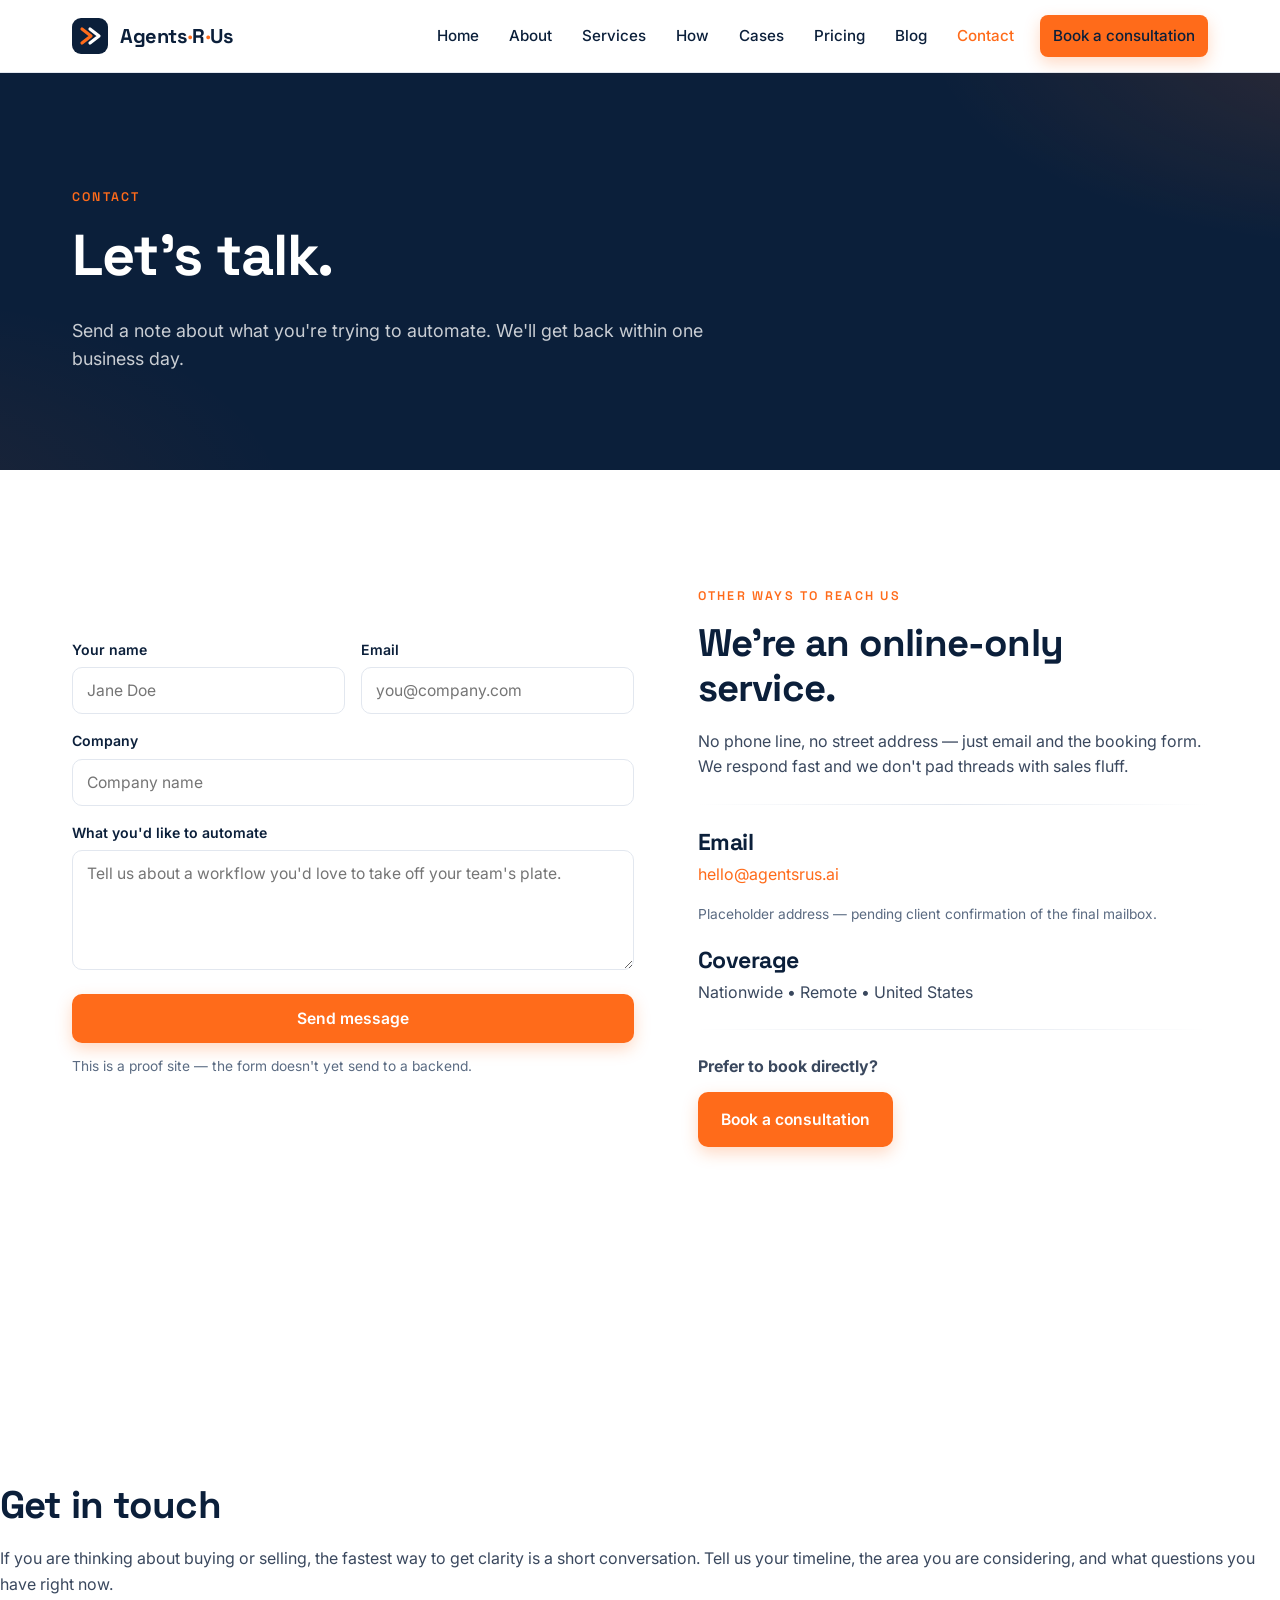
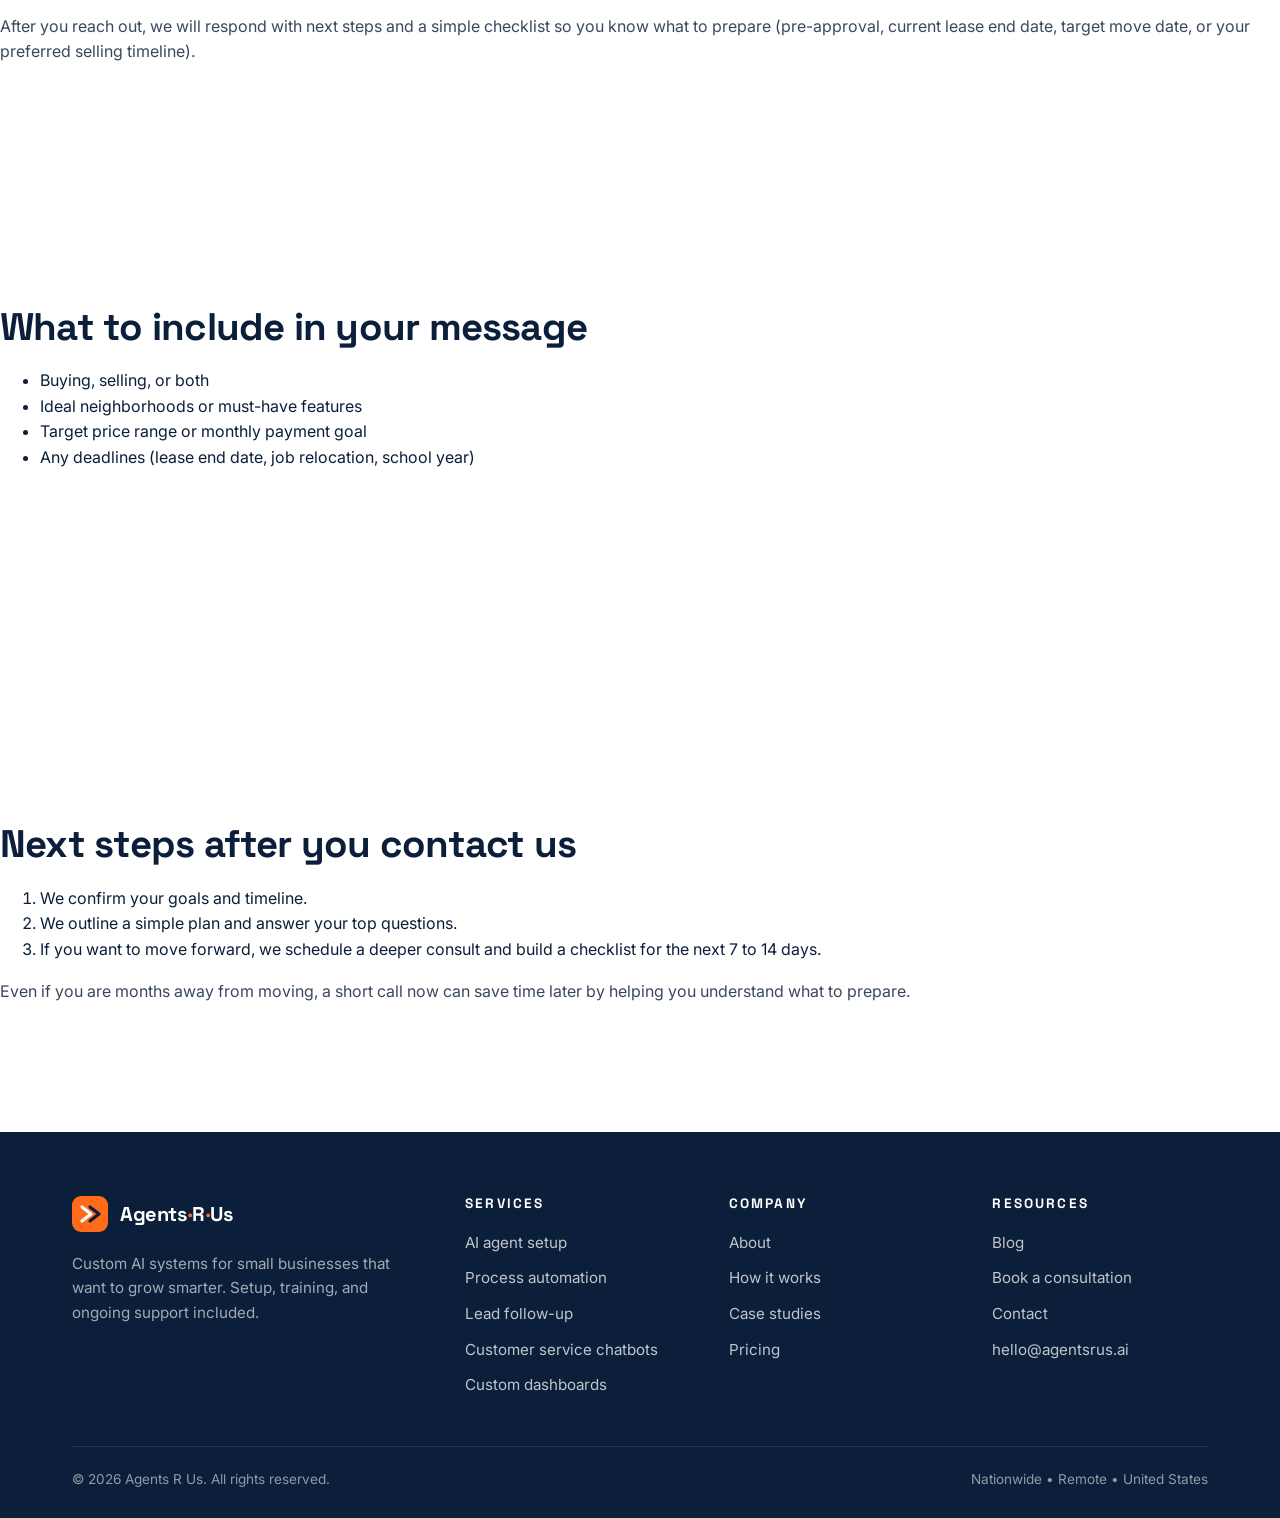
<file: contact.html>
<!DOCTYPE html>

<html lang="en">
<head>
<meta charset="utf-8"/>
<meta content="width=device-width, initial-scale=1, viewport-fit=cover" name="viewport"/>
<title>Contact — Agents R Us</title>
<meta content="Send us a note about what you'd like to automate. Email hello@agentsrus.ai or use the form. Response within one business day." name="description"/>
<meta content="website" property="og:type"/>
<meta content="Contact — Agents R Us" property="og:title"/>
<meta content="Send us a note about what you'd like to automate. Email hello@agentsrus.ai or use the form. Response within one business day." property="og:description"/>
<meta content="https://agentsrus.ai/contact.html" property="og:url"/>
<meta content="https://agentsrus.ai/assets/img/hero-network.jpg" property="og:image"/>
<meta content="Agents R Us" property="og:site_name"/>
<meta content="summary_large_image" name="twitter:card"/>
<meta content="Contact — Agents R Us" name="twitter:title"/>
<meta content="Send us a note about what you'd like to automate. Email hello@agentsrus.ai or use the form. Response within one business day." name="twitter:description"/>
<meta content="https://agentsrus.ai/assets/img/hero-network.jpg" name="twitter:image"/>
<meta content="#0B1F3A" name="theme-color"/>
<link href="assets/img/favicon.svg" rel="icon" type="image/svg+xml"/>
<link href="https://fonts.googleapis.com" rel="preconnect"/>
<link crossorigin="" href="https://fonts.gstatic.com" rel="preconnect"/>
<link href="https://fonts.googleapis.com/css2?family=Inter:wght@400;500;600;700&amp;family=Space+Grotesk:wght@500;600;700&amp;display=swap" rel="stylesheet"/>
<link href="assets/css/styles.css" rel="stylesheet"/>
<script type="application/ld+json">
{
  "@context": "https://schema.org",
  "@type": "Organization",
  "name": "Agents R Us",
  "url": "https://agentsrus.ai/",
  "contactPoint": {
    "@type": "ContactPoint",
    "email": "hello@agentsrus.ai",
    "contactType": "customer support",
    "availableLanguage": ["en"]
  }
}
</script>
<link href="https://d2kgyhzjw4n1jk.cloudfront.net/contact.html" rel="canonical"/>
<script id="nrl-jsonld" type="application/ld+json">
{
  "@context": "https://schema.org",
  "@graph": [
    {
      "@type": "Organization",
      "name": "Agents R Us",
      "url": "https://d2kgyhzjw4n1jk.cloudfront.net/"
    },
    {
      "@type": "WebSite",
      "name": "Agents R Us",
      "url": "https://d2kgyhzjw4n1jk.cloudfront.net/",
      "inLanguage": "en-US"
    },
    {
      "@type": "FAQPage",
      "mainEntity": [
        {
          "@type": "Question",
          "name": "What do you do?",
          "acceptedAnswer": {
            "@type": "Answer",
            "text": "Agents R Us helps customers with clear, reliable services and support."
          }
        },
        {
          "@type": "Question",
          "name": "How do I get started?",
          "acceptedAnswer": {
            "@type": "Answer",
            "text": "Use the contact page or booking link to reach out. We'll reply with next steps."
          }
        },
        {
          "@type": "Question",
          "name": "Where are you located?",
          "acceptedAnswer": {
            "@type": "Answer",
            "text": "We work with clients online and can share location details on request."
          }
        }
      ]
    }
  ]
}
</script>
</head>
<body>
<a class="skip-link" href="#main">Skip to content</a>
<header class="site-header">
<div class="container nav">
<a aria-label="Agents R Us — home" class="brand" href="index.html">
<svg aria-hidden="true" class="brand-mark" height="36" viewbox="0 0 36 36" width="36">
<rect fill="#0B1F3A" height="36" rx="9" width="36" x="0" y="0"></rect>
<path d="M10 11 L19 18 L10 25" fill="none" stroke="#FF6B1A" stroke-linecap="round" stroke-linejoin="round" stroke-width="3.2"></path>
<path d="M18 11 L27 18 L18 25" fill="none" stroke="#FFFFFF" stroke-linecap="round" stroke-linejoin="round" stroke-width="3.2"></path>
</svg><span class="brand-text">Agents<span class="brand-dot">·</span>R<span class="brand-dot">·</span>Us</span>
</a>
<button aria-controls="nav-links" aria-expanded="false" aria-label="Toggle menu" class="nav-toggle" data-nav-toggle="">
<span></span>
</button>
<ul class="nav-links" data-nav-links="" id="nav-links">
<li><a aria-label="Home" href="index.html">Home</a></li>
<li><a aria-label="About" href="about.html">About</a></li>
<li><a aria-label="Services" href="services.html">Services</a></li>
<li><a aria-label="How It Works" href="how-it-works.html">How</a></li>
<li><a aria-label="Case Studies" href="case-studies.html">Cases</a></li>
<li><a aria-label="Pricing" href="pricing.html">Pricing</a></li>
<li><a aria-label="Blog" href="blog.html">Blog</a></li>
<li><a aria-label="Contact" class="is-active" href="contact.html">Contact</a></li>
<li class="nav-cta"><a class="btn btn-primary btn-sm" href="book.html">Book a consultation</a></li>
</ul>
</div>
</header>
<main id="main">
<section class="hero hero-tight">
<div class="container">
<div class="hero-grid">
<div class="reveal">
<span class="eyebrow">Contact</span>
<h1>Let's talk.</h1>
<p class="lead">Send a note about what you're trying to automate. We'll get back within one business day.</p>
</div>
</div>
</div>
</section>
<section>
<div class="container">
<div class="two-col">
<form aria-label="Contact form" class="form reveal" data-noop="">
<div class="form-row">
<div>
<label for="c-name">Your name</label>
<input id="c-name" name="name" placeholder="Jane Doe" required="" type="text"/>
</div>
<div>
<label for="c-email">Email</label>
<input id="c-email" name="email" placeholder="you@company.com" required="" type="email"/>
</div>
</div>
<div>
<label for="c-company">Company</label>
<input id="c-company" name="company" placeholder="Company name" type="text"/>
</div>
<div>
<label for="c-msg">What you'd like to automate</label>
<textarea id="c-msg" name="message" placeholder="Tell us about a workflow you'd love to take off your team's plate." required=""></textarea>
</div>
<button class="btn btn-primary" type="submit">Send message</button>
<div class="form-msg" role="status">Thanks — we'll be in touch within one business day.</div>
<p class="helper">This is a proof site — the form doesn't yet send to a backend.</p>
</form>
<div class="reveal">
<span class="eyebrow">Other ways to reach us</span>
<h2>We're an online-only service.</h2>
<p>No phone line, no street address — just email and the booking form. We respond fast and we don't pad threads with sales fluff.</p>
<hr class="fade" style="margin: 24px 0;"/>
<h3 style="margin-bottom:6px">Email</h3>
<p><a href="mailto:hello@agentsrus.ai">hello@agentsrus.ai</a></p>
<p class="muted" style="font-size:0.86rem">Placeholder address — pending client confirmation of the final mailbox.</p>
<h3 style="margin: 22px 0 6px">Coverage</h3>
<p>Nationwide • Remote • United States</p>
<hr class="fade" style="margin: 24px 0;"/>
<p style="margin-bottom:0"><strong>Prefer to book directly?</strong></p>
<a class="btn btn-primary" href="book.html" style="margin-top:12px">Book a consultation</a>
</div>
</div>
</div>
</section>
<section data-nrl="nrl-deepen-interior-pages">
<section>
<h2>Get in touch</h2>
<p>If you are thinking about buying or selling, the fastest way to get clarity is a short conversation. Tell us your timeline, the area you are considering, and what questions you have right now.</p>
<p>After you reach out, we will respond with next steps and a simple checklist so you know what to prepare (pre-approval, current lease end date, target move date, or your preferred selling timeline).</p>
</section>
<section>
<h2>What to include in your message</h2>
<ul>
<li>Buying, selling, or both</li>
<li>Ideal neighborhoods or must-have features</li>
<li>Target price range or monthly payment goal</li>
<li>Any deadlines (lease end date, job relocation, school year)</li>
</ul>
</section>
</section><section data-nrl="nrl-deepen-contact">
<h2>Next steps after you contact us</h2>
<ol>
<li>We confirm your goals and timeline.</li>
<li>We outline a simple plan and answer your top questions.</li>
<li>If you want to move forward, we schedule a deeper consult and build a checklist for the next 7 to 14 days.</li>
</ol>
<p>Even if you are months away from moving, a short call now can save time later by helping you understand what to prepare.</p>
</section></main>
<footer class="site-footer">
<div class="container">
<div class="footer-grid">
<div class="footer-brand">
<span class="brand"><svg aria-hidden="true" class="brand-mark" height="36" viewbox="0 0 36 36" width="36">
<rect fill="#FF6B1A" height="36" rx="9" width="36" x="0" y="0"></rect>
<path d="M10 11 L19 18 L10 25" fill="none" stroke="#FFFFFF" stroke-linecap="round" stroke-linejoin="round" stroke-width="3.2"></path>
<path d="M18 11 L27 18 L18 25" fill="none" stroke="#0B1F3A" stroke-linecap="round" stroke-linejoin="round" stroke-width="3.2"></path>
</svg><span class="brand-text brand-text-light">Agents<span class="brand-dot">·</span>R<span class="brand-dot">·</span>Us</span></span>
<p>Custom AI systems for small businesses that want to grow smarter. Setup, training, and ongoing support included.</p>
</div>
<div class="footer-col">
<h4>Services</h4>
<ul>
<li><a href="services.html">AI agent setup</a></li>
<li><a href="services.html">Process automation</a></li>
<li><a href="services.html">Lead follow-up</a></li>
<li><a href="services.html">Customer service chatbots</a></li>
<li><a href="services.html">Custom dashboards</a></li>
</ul>
</div>
<div class="footer-col">
<h4>Company</h4>
<ul>
<li><a href="about.html">About</a></li>
<li><a href="how-it-works.html">How it works</a></li>
<li><a href="case-studies.html">Case studies</a></li>
<li><a href="pricing.html">Pricing</a></li>
</ul>
</div>
<div class="footer-col">
<h4>Resources</h4>
<ul>
<li><a href="blog.html">Blog</a></li>
<li><a href="book.html">Book a consultation</a></li>
<li><a href="contact.html">Contact</a></li>
<li><a href="mailto:hello@agentsrus.ai">hello@agentsrus.ai</a></li>
</ul>
</div>
</div>
<div class="footer-bottom">
<span>© 2026 Agents R Us. All rights reserved.</span>
<span>Nationwide • Remote • United States</span>
</div>
</div>
</footer>
<script src="assets/js/main.js"></script>
</body>
</html>
</file>
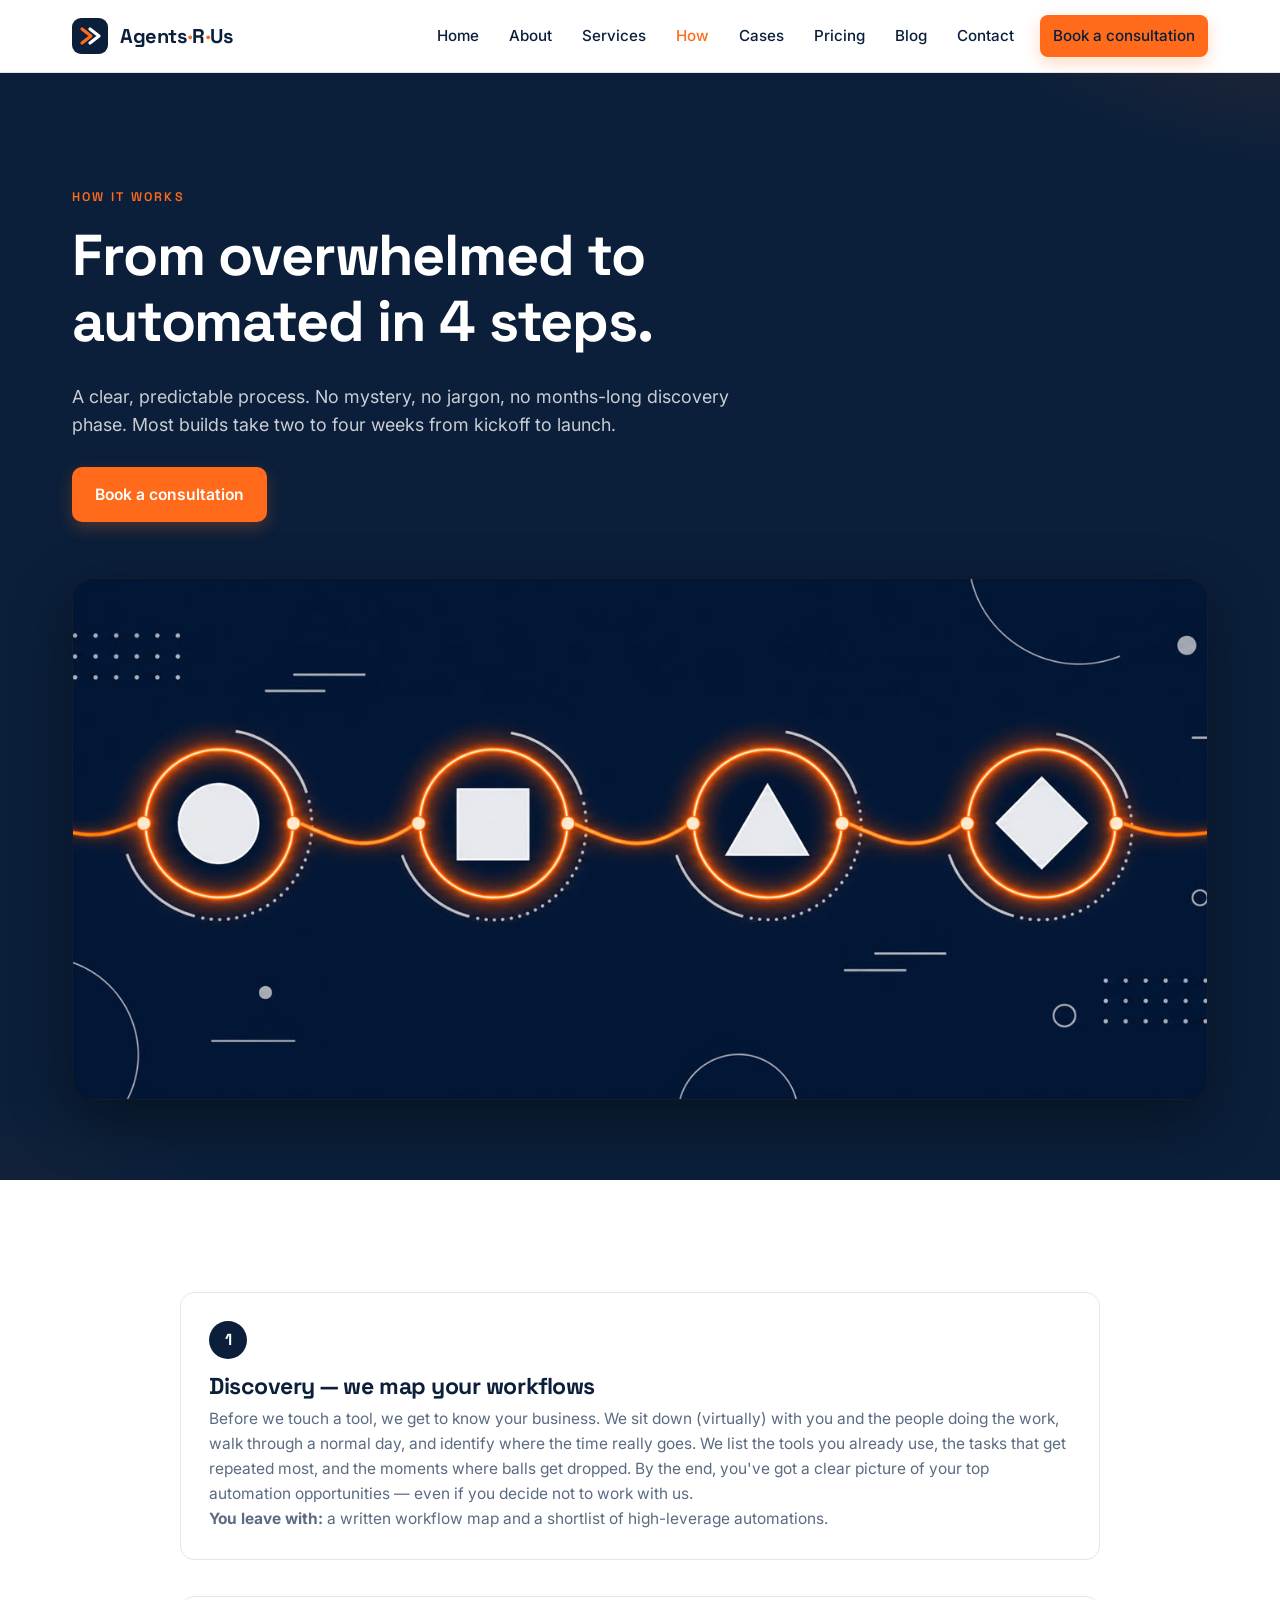
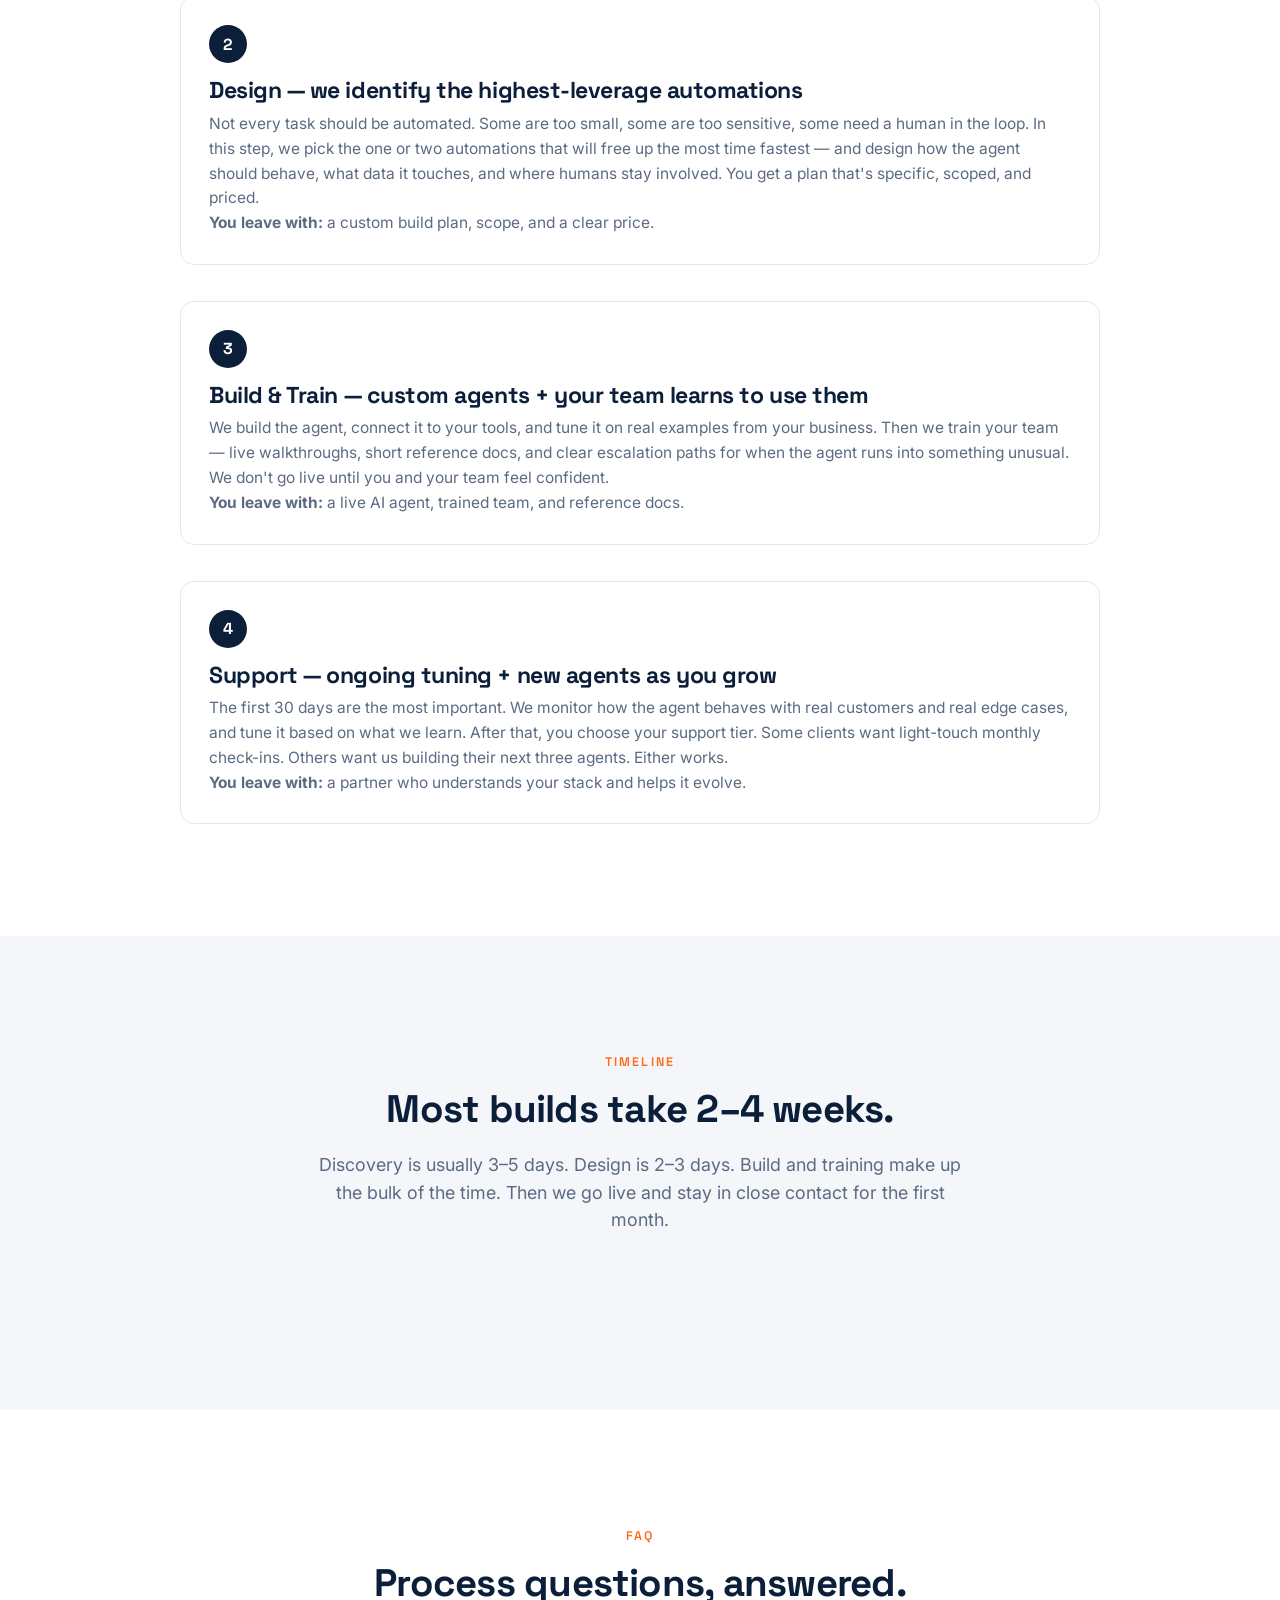
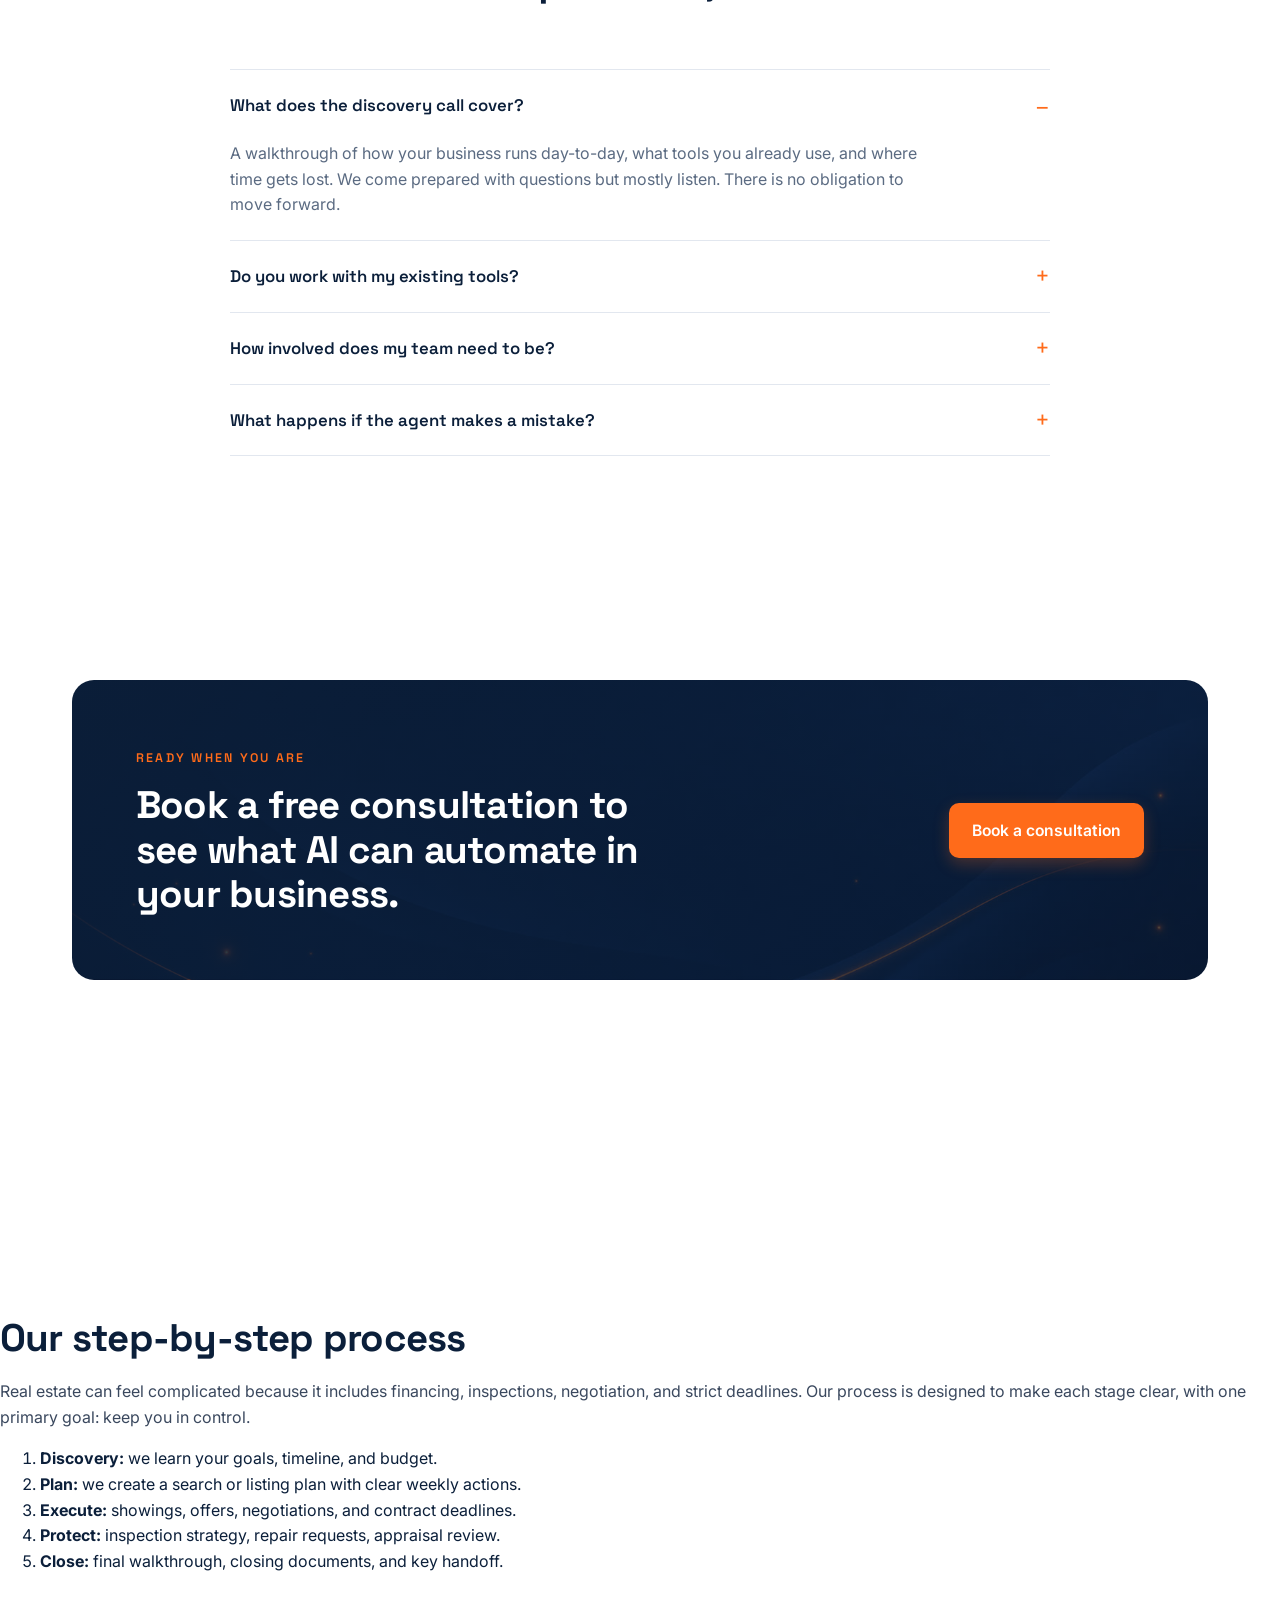
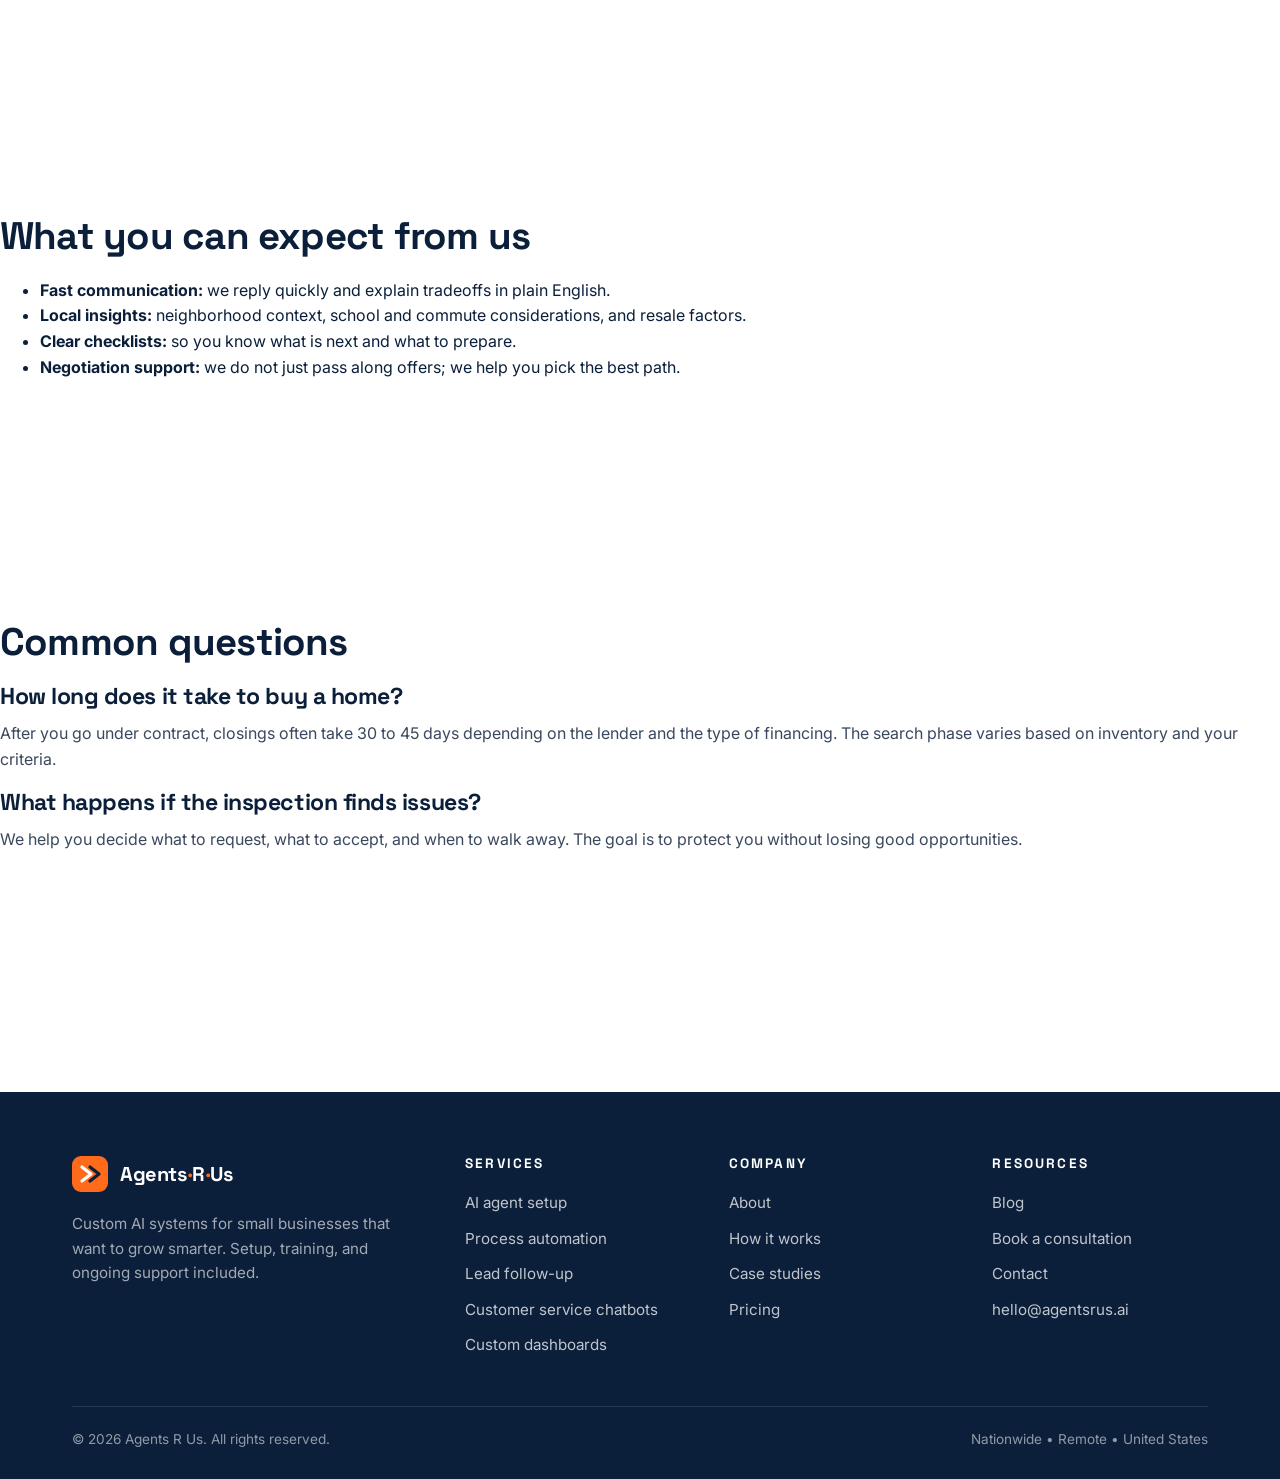
<file: how-it-works.html>
<!DOCTYPE html>

<html lang="en">
<head>
<meta charset="utf-8"/>
<meta content="width=device-width, initial-scale=1, viewport-fit=cover" name="viewport"/>
<title>How it works — Agents R Us</title>
<meta content="From overwhelmed to automated in 4 steps. A clear process from discovery to design, build, and ongoing support. Most builds take 2–4 weeks." name="description"/>
<meta content="website" property="og:type"/>
<meta content="How it works — Agents R Us" property="og:title"/>
<meta content="From overwhelmed to automated in 4 steps. A clear process from discovery to design, build, and ongoing support. Most builds take 2–4 weeks." property="og:description"/>
<meta content="https://agentsrus.ai/how-it-works.html" property="og:url"/>
<meta content="https://agentsrus.ai/assets/img/hero-network.jpg" property="og:image"/>
<meta content="Agents R Us" property="og:site_name"/>
<meta content="summary_large_image" name="twitter:card"/>
<meta content="How it works — Agents R Us" name="twitter:title"/>
<meta content="From overwhelmed to automated in 4 steps. A clear process from discovery to design, build, and ongoing support. Most builds take 2–4 weeks." name="twitter:description"/>
<meta content="https://agentsrus.ai/assets/img/hero-network.jpg" name="twitter:image"/>
<meta content="#0B1F3A" name="theme-color"/>
<link href="assets/img/favicon.svg" rel="icon" type="image/svg+xml"/>
<link href="https://fonts.googleapis.com" rel="preconnect"/>
<link crossorigin="" href="https://fonts.gstatic.com" rel="preconnect"/>
<link href="https://fonts.googleapis.com/css2?family=Inter:wght@400;500;600;700&amp;family=Space+Grotesk:wght@500;600;700&amp;display=swap" rel="stylesheet"/>
<link href="assets/css/styles.css" rel="stylesheet"/>
<link href="https://d2kgyhzjw4n1jk.cloudfront.net/how-it-works.html" rel="canonical"/>
<script id="nrl-jsonld" type="application/ld+json">
{
  "@context": "https://schema.org",
  "@graph": [
    {
      "@type": "Organization",
      "name": "Agents R Us",
      "url": "https://d2kgyhzjw4n1jk.cloudfront.net/"
    },
    {
      "@type": "WebSite",
      "name": "Agents R Us",
      "url": "https://d2kgyhzjw4n1jk.cloudfront.net/",
      "inLanguage": "en-US"
    }
  ]
}
</script>
</head>
<body>
<a class="skip-link" href="#main">Skip to content</a>
<header class="site-header">
<div class="container nav">
<a aria-label="Agents R Us — home" class="brand" href="index.html">
<svg aria-hidden="true" class="brand-mark" height="36" viewbox="0 0 36 36" width="36">
<rect fill="#0B1F3A" height="36" rx="9" width="36" x="0" y="0"></rect>
<path d="M10 11 L19 18 L10 25" fill="none" stroke="#FF6B1A" stroke-linecap="round" stroke-linejoin="round" stroke-width="3.2"></path>
<path d="M18 11 L27 18 L18 25" fill="none" stroke="#FFFFFF" stroke-linecap="round" stroke-linejoin="round" stroke-width="3.2"></path>
</svg><span class="brand-text">Agents<span class="brand-dot">·</span>R<span class="brand-dot">·</span>Us</span>
</a>
<button aria-controls="nav-links" aria-expanded="false" aria-label="Toggle menu" class="nav-toggle" data-nav-toggle="">
<span></span>
</button>
<ul class="nav-links" data-nav-links="" id="nav-links">
<li><a aria-label="Home" href="index.html">Home</a></li>
<li><a aria-label="About" href="about.html">About</a></li>
<li><a aria-label="Services" href="services.html">Services</a></li>
<li><a aria-label="How It Works" class="is-active" href="how-it-works.html">How</a></li>
<li><a aria-label="Case Studies" href="case-studies.html">Cases</a></li>
<li><a aria-label="Pricing" href="pricing.html">Pricing</a></li>
<li><a aria-label="Blog" href="blog.html">Blog</a></li>
<li><a aria-label="Contact" href="contact.html">Contact</a></li>
<li class="nav-cta"><a class="btn btn-primary btn-sm" href="book.html">Book a consultation</a></li>
</ul>
</div>
</header>
<main id="main">
<section class="hero hero-tight">
<div class="container">
<div class="hero-grid">
<div class="reveal">
<span class="eyebrow">How it works</span>
<h1>From overwhelmed to automated in 4 steps.</h1>
<p class="lead">A clear, predictable process. No mystery, no jargon, no months-long discovery phase. Most builds take two to four weeks from kickoff to launch.</p>
<div class="hero-cta">
<a class="btn btn-primary" href="book.html">Book a consultation</a>
</div>
</div>
<div class="hero-image reveal">
<img alt="Abstract horizontal four-step flow connected by glowing orange line" height="800" loading="eager" src="assets/img/how-it-works-flow.jpg" width="1280"/>
</div>
</div>
</div>
</section>
<section>
<div class="container">
<div class="grid" style="grid-template-columns: 1fr; gap: 36px; max-width: 920px; margin: 0 auto;">
<div class="card reveal">
<div class="step-num">1</div>
<h3>Discovery — we map your workflows</h3>
<p>Before we touch a tool, we get to know your business. We sit down (virtually) with you and the people doing the work, walk through a normal day, and identify where the time really goes. We list the tools you already use, the tasks that get repeated most, and the moments where balls get dropped. By the end, you've got a clear picture of your top automation opportunities — even if you decide not to work with us.</p>
<p class="muted"><strong>You leave with:</strong> a written workflow map and a shortlist of high-leverage automations.</p>
</div>
<div class="card reveal">
<div class="step-num">2</div>
<h3>Design — we identify the highest-leverage automations</h3>
<p>Not every task should be automated. Some are too small, some are too sensitive, some need a human in the loop. In this step, we pick the one or two automations that will free up the most time fastest — and design how the agent should behave, what data it touches, and where humans stay involved. You get a plan that's specific, scoped, and priced.</p>
<p class="muted"><strong>You leave with:</strong> a custom build plan, scope, and a clear price.</p>
</div>
<div class="card reveal">
<div class="step-num">3</div>
<h3>Build &amp; Train — custom agents + your team learns to use them</h3>
<p>We build the agent, connect it to your tools, and tune it on real examples from your business. Then we train your team — live walkthroughs, short reference docs, and clear escalation paths for when the agent runs into something unusual. We don't go live until you and your team feel confident.</p>
<p class="muted"><strong>You leave with:</strong> a live AI agent, trained team, and reference docs.</p>
</div>
<div class="card reveal">
<div class="step-num">4</div>
<h3>Support — ongoing tuning + new agents as you grow</h3>
<p>The first 30 days are the most important. We monitor how the agent behaves with real customers and real edge cases, and tune it based on what we learn. After that, you choose your support tier. Some clients want light-touch monthly check-ins. Others want us building their next three agents. Either works.</p>
<p class="muted"><strong>You leave with:</strong> a partner who understands your stack and helps it evolve.</p>
</div>
</div>
</div>
</section>
<section class="bg-soft">
<div class="container">
<div class="section-head">
<span class="eyebrow">Timeline</span>
<h2>Most builds take 2–4 weeks.</h2>
<p class="lead text-center" style="margin-top:14px">Discovery is usually 3–5 days. Design is 2–3 days. Build and training make up the bulk of the time. Then we go live and stay in close contact for the first month.</p>
</div>
</div>
</section>
<section>
<div class="container">
<div class="section-head">
<span class="eyebrow">FAQ</span>
<h2>Process questions, answered.</h2>
</div>
<div class="faq-list">
<details class="faq" open="">
<summary>What does the discovery call cover?</summary>
<div class="faq-body">A walkthrough of how your business runs day-to-day, what tools you already use, and where time gets lost. We come prepared with questions but mostly listen. There is no obligation to move forward.</div>
</details>
<details class="faq">
<summary>Do you work with my existing tools?</summary>
<div class="faq-body">Almost always, yes. We connect to whatever you're already using — email, CRM, calendar, voice, ticketing, spreadsheets — through official APIs. We don't ask you to rip and replace what's working.</div>
</details>
<details class="faq">
<summary>How involved does my team need to be?</summary>
<div class="faq-body">During discovery, we need a few hours from you and the person closest to the work. During build, almost zero involvement. During training, expect 1–2 short sessions per affected role.</div>
</details>
<details class="faq">
<summary>What happens if the agent makes a mistake?</summary>
<div class="faq-body">Every agent is designed with clear escalation rules — it asks for human help when things look unusual. During the 30-day tuning window we use those edge cases to make the agent smarter.</div>
</details>
</div>
</div>
</section>
<section>
<div class="container">
<div class="cta-strip reveal">
<div>
<span class="eyebrow">Ready when you are</span>
<h2>Book a free consultation to see what AI can automate in your business.</h2>
</div>
<div class="actions">
<a class="btn btn-primary" href="book.html">Book a consultation</a>
</div>
</div>
</div>
</section>
<section data-nrl="nrl-deepen-interior-pages">
<section>
<h2>Our step-by-step process</h2>
<p>Real estate can feel complicated because it includes financing, inspections, negotiation, and strict deadlines. Our process is designed to make each stage clear, with one primary goal: keep you in control.</p>
<ol>
<li><strong>Discovery:</strong> we learn your goals, timeline, and budget.</li>
<li><strong>Plan:</strong> we create a search or listing plan with clear weekly actions.</li>
<li><strong>Execute:</strong> showings, offers, negotiations, and contract deadlines.</li>
<li><strong>Protect:</strong> inspection strategy, repair requests, appraisal review.</li>
<li><strong>Close:</strong> final walkthrough, closing documents, and key handoff.</li>
</ol>
</section>
<section>
<h2>What you can expect from us</h2>
<ul>
<li><strong>Fast communication:</strong> we reply quickly and explain tradeoffs in plain English.</li>
<li><strong>Local insights:</strong> neighborhood context, school and commute considerations, and resale factors.</li>
<li><strong>Clear checklists:</strong> so you know what is next and what to prepare.</li>
<li><strong>Negotiation support:</strong> we do not just pass along offers; we help you pick the best path.</li>
</ul>
</section>
<section>
<h2>Common questions</h2>
<h3>How long does it take to buy a home?</h3>
<p>After you go under contract, closings often take 30 to 45 days depending on the lender and the type of financing. The search phase varies based on inventory and your criteria.</p>
<h3>What happens if the inspection finds issues?</h3>
<p>We help you decide what to request, what to accept, and when to walk away. The goal is to protect you without losing good opportunities.</p>
</section>
</section></main>
<footer class="site-footer">
<div class="container">
<div class="footer-grid">
<div class="footer-brand">
<span class="brand"><svg aria-hidden="true" class="brand-mark" height="36" viewbox="0 0 36 36" width="36">
<rect fill="#FF6B1A" height="36" rx="9" width="36" x="0" y="0"></rect>
<path d="M10 11 L19 18 L10 25" fill="none" stroke="#FFFFFF" stroke-linecap="round" stroke-linejoin="round" stroke-width="3.2"></path>
<path d="M18 11 L27 18 L18 25" fill="none" stroke="#0B1F3A" stroke-linecap="round" stroke-linejoin="round" stroke-width="3.2"></path>
</svg><span class="brand-text brand-text-light">Agents<span class="brand-dot">·</span>R<span class="brand-dot">·</span>Us</span></span>
<p>Custom AI systems for small businesses that want to grow smarter. Setup, training, and ongoing support included.</p>
</div>
<div class="footer-col">
<h4>Services</h4>
<ul>
<li><a href="services.html">AI agent setup</a></li>
<li><a href="services.html">Process automation</a></li>
<li><a href="services.html">Lead follow-up</a></li>
<li><a href="services.html">Customer service chatbots</a></li>
<li><a href="services.html">Custom dashboards</a></li>
</ul>
</div>
<div class="footer-col">
<h4>Company</h4>
<ul>
<li><a href="about.html">About</a></li>
<li><a href="how-it-works.html">How it works</a></li>
<li><a href="case-studies.html">Case studies</a></li>
<li><a href="pricing.html">Pricing</a></li>
</ul>
</div>
<div class="footer-col">
<h4>Resources</h4>
<ul>
<li><a href="blog.html">Blog</a></li>
<li><a href="book.html">Book a consultation</a></li>
<li><a href="contact.html">Contact</a></li>
<li><a href="mailto:hello@agentsrus.ai">hello@agentsrus.ai</a></li>
</ul>
</div>
</div>
<div class="footer-bottom">
<span>© 2026 Agents R Us. All rights reserved.</span>
<span>Nationwide • Remote • United States</span>
</div>
</div>
</footer>
<script src="assets/js/main.js"></script>
</body>
</html>
</file>
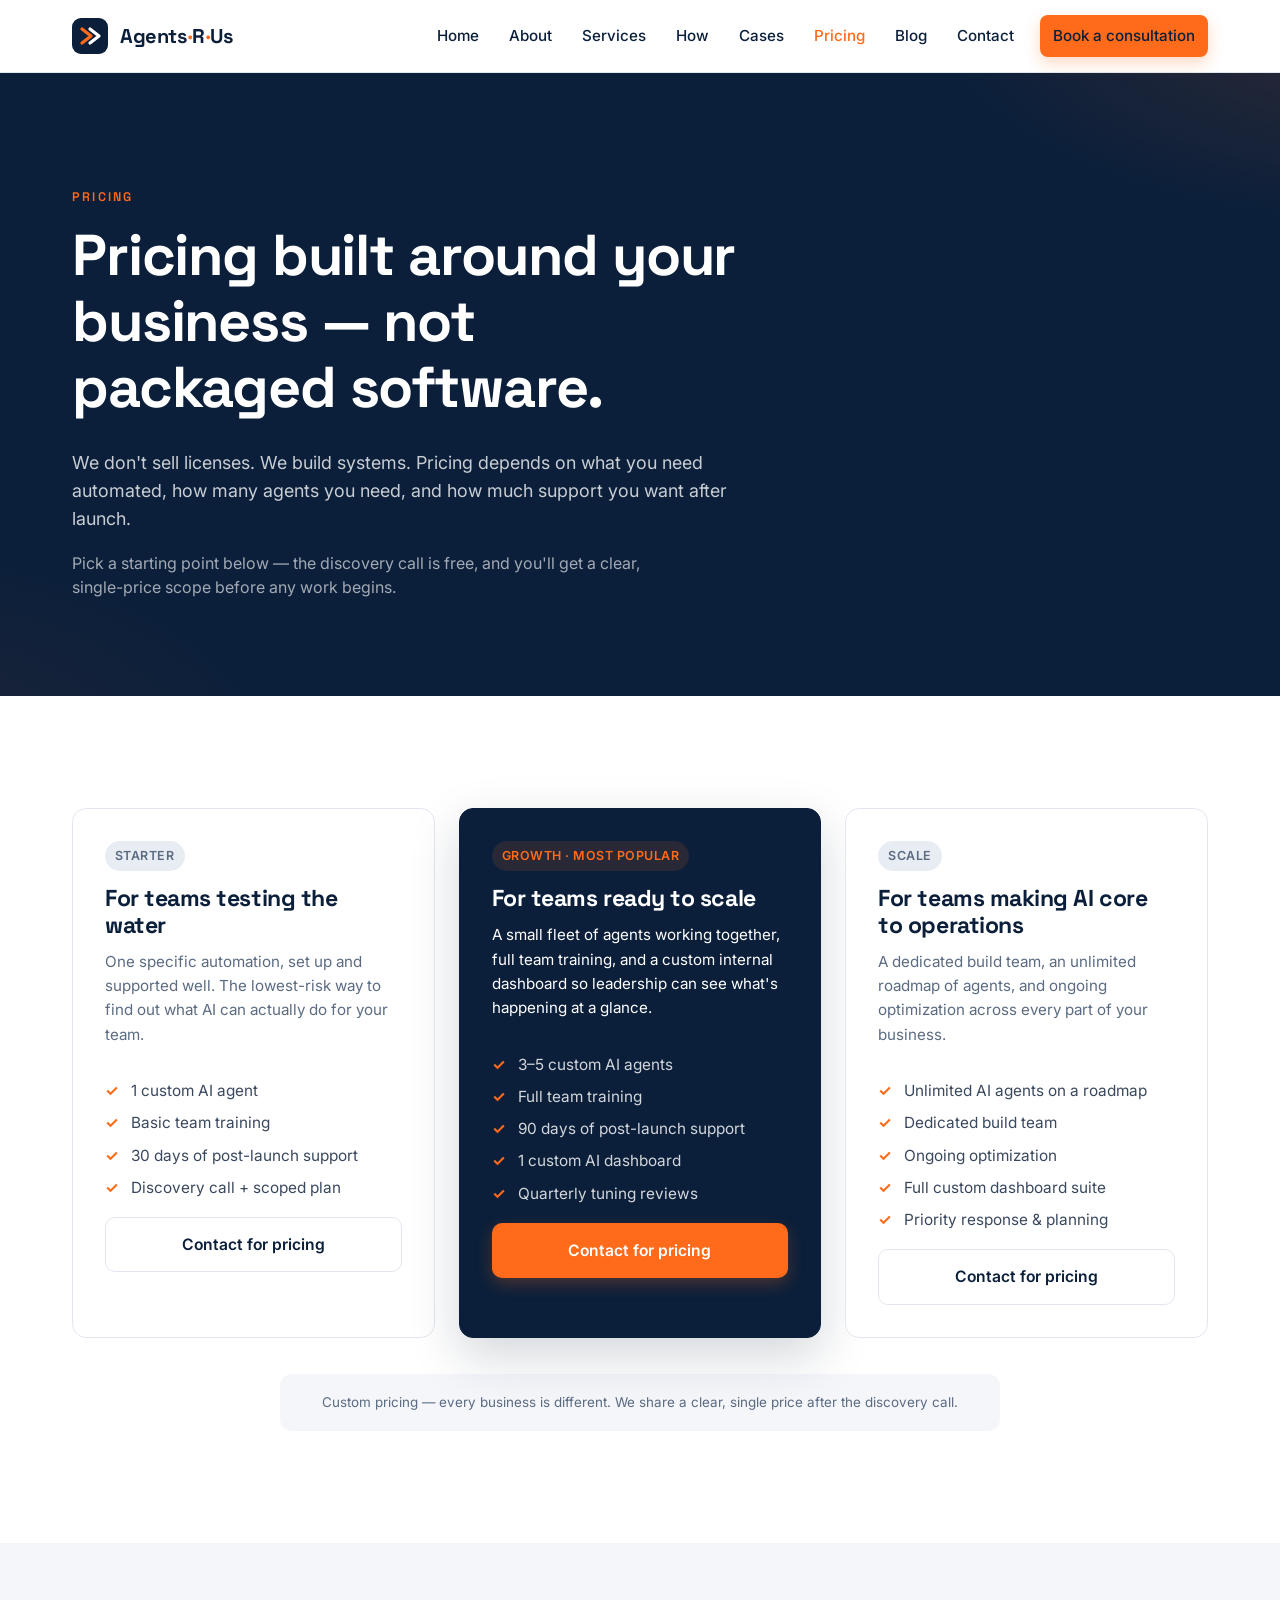
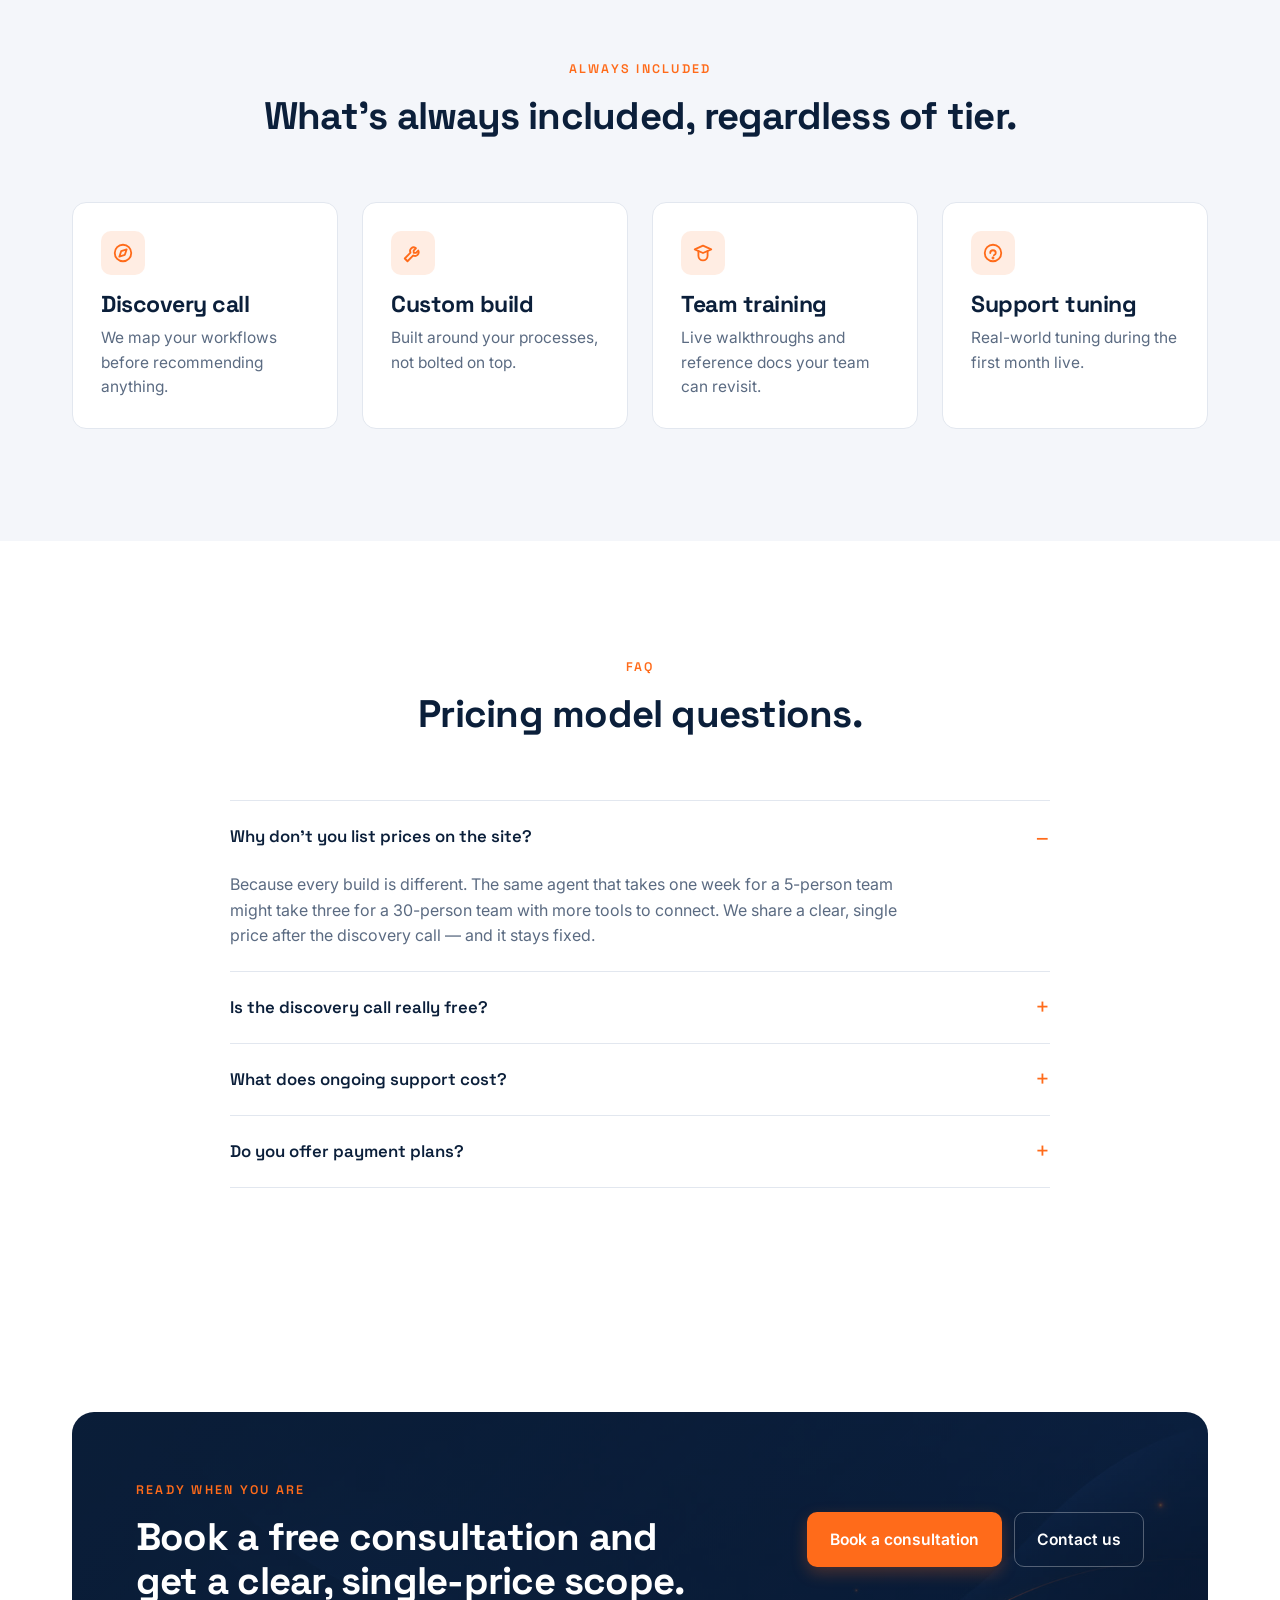
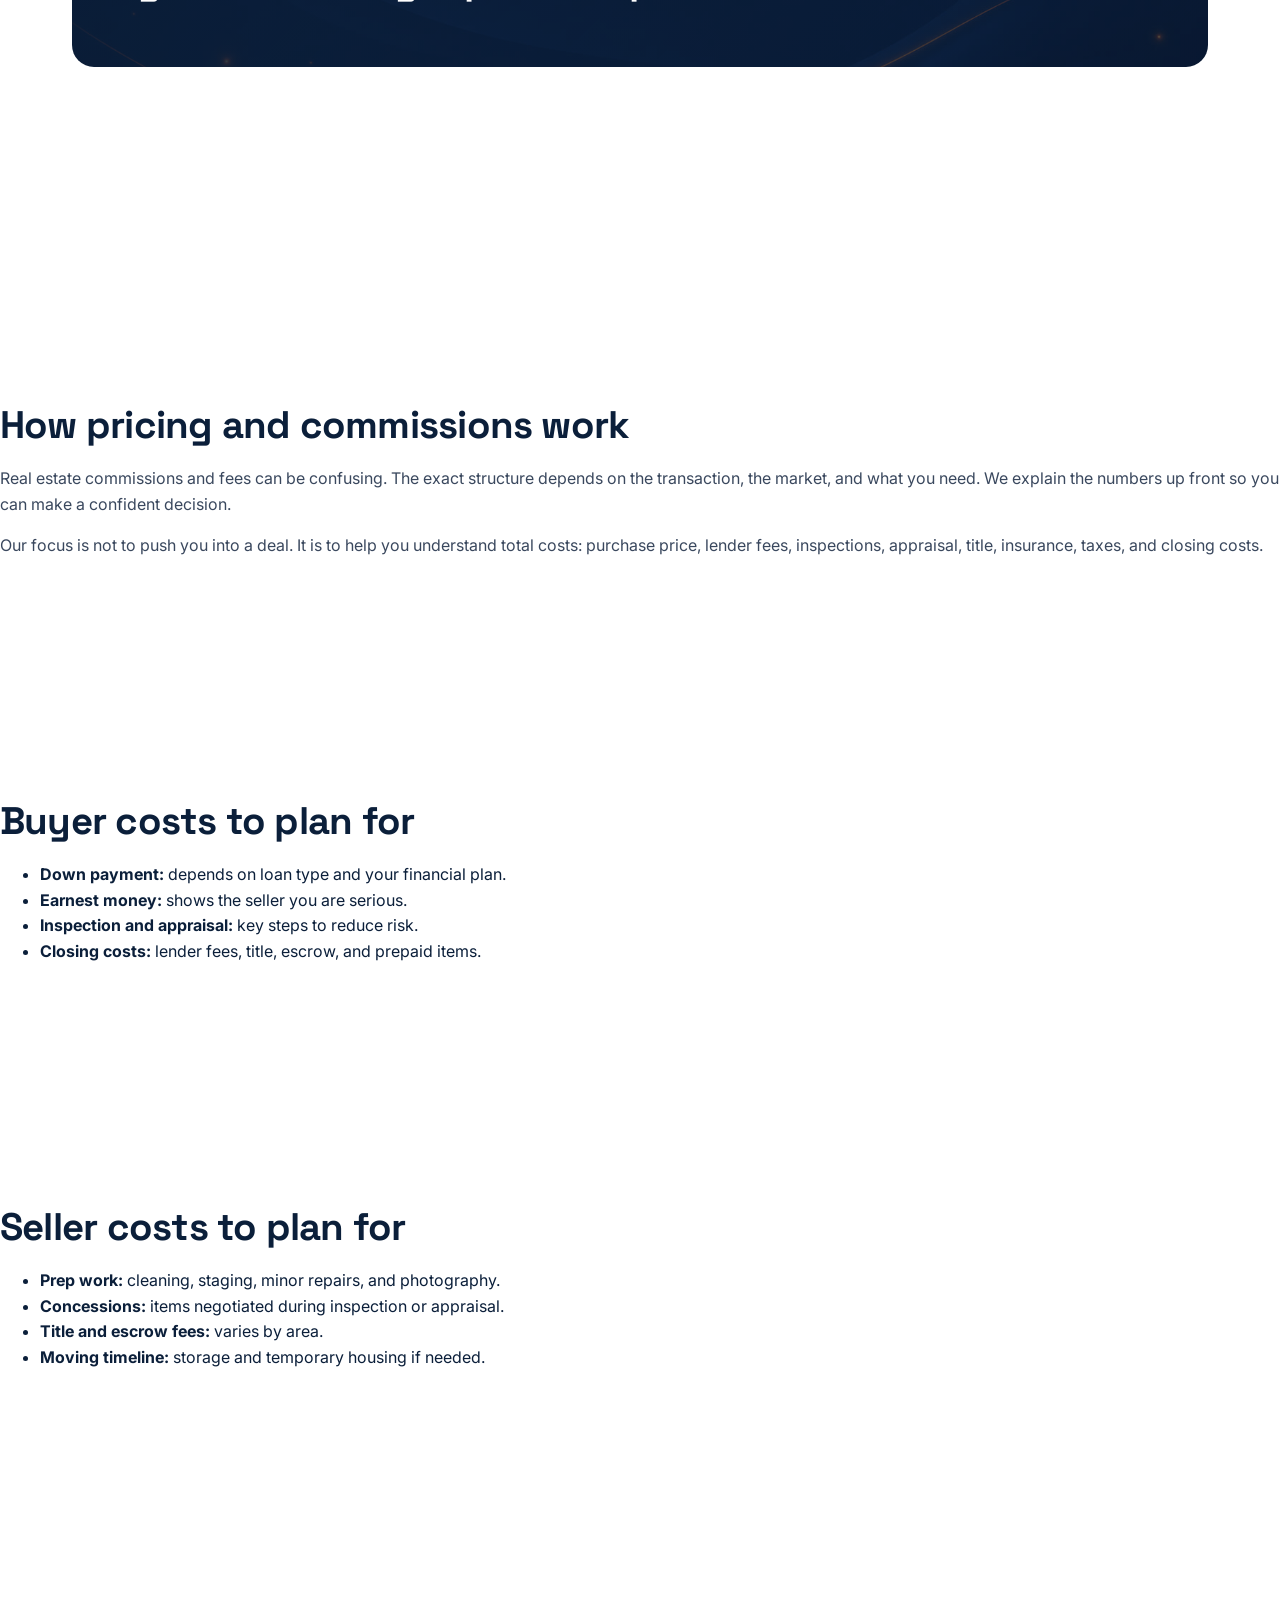
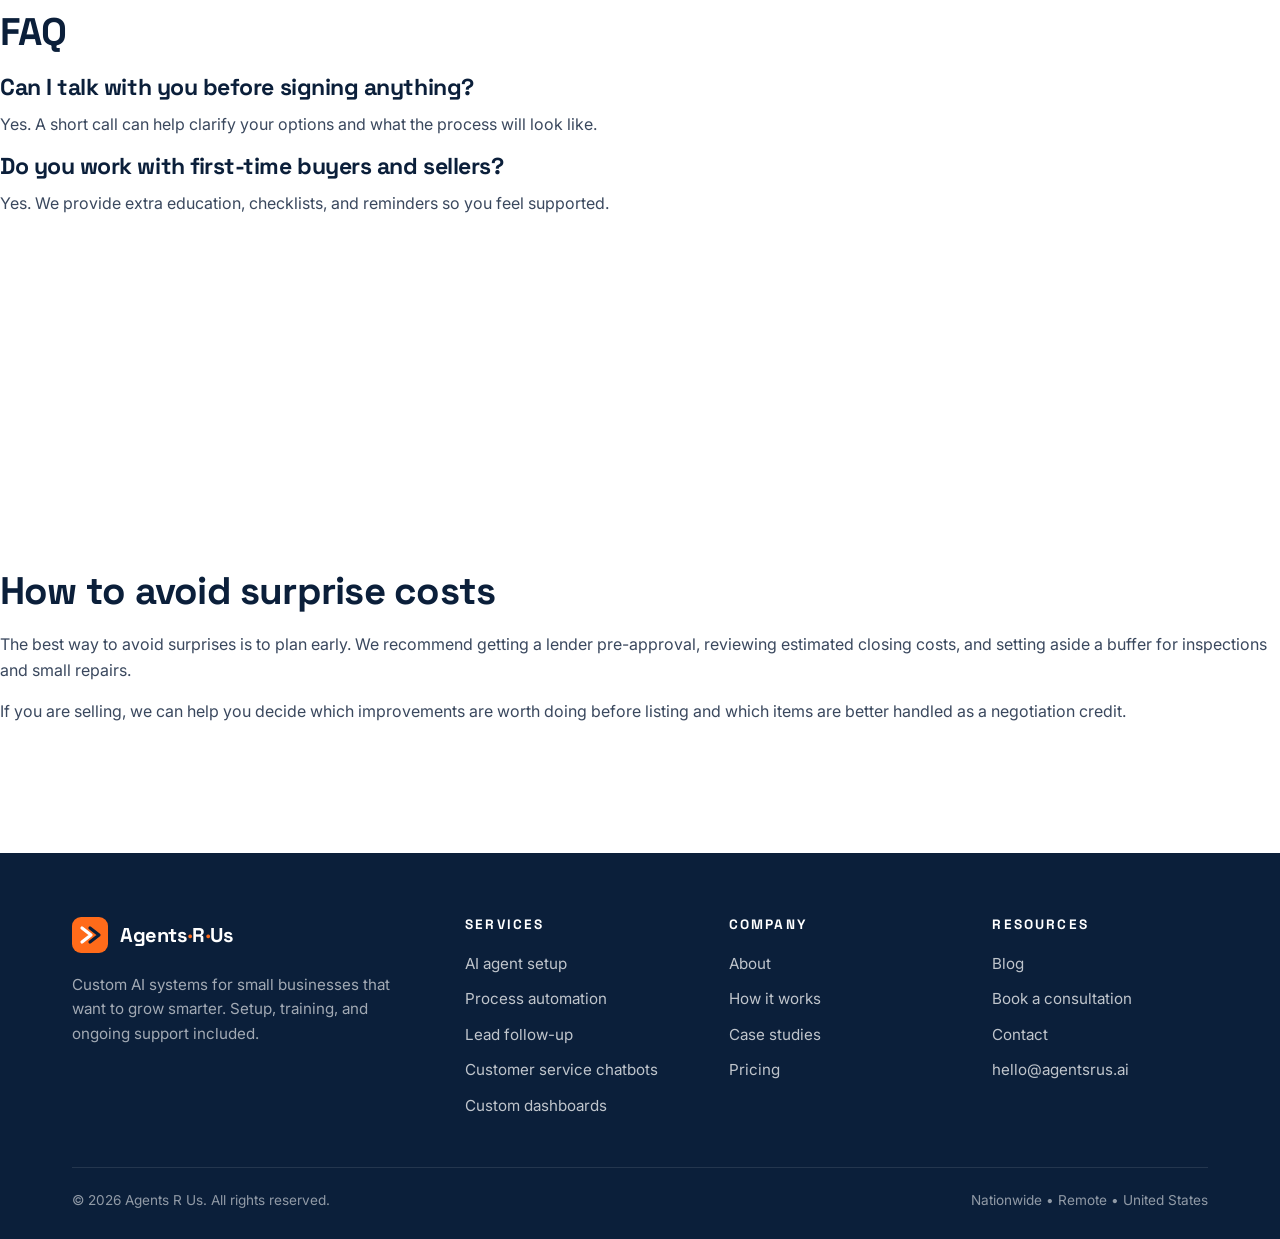
<file: pricing.html>
<!DOCTYPE html>

<html lang="en">
<head>
<meta charset="utf-8"/>
<meta content="width=device-width, initial-scale=1, viewport-fit=cover" name="viewport"/>
<title>Pricing — Agents R Us</title>
<meta content="Custom pricing for AI automation. Starter, Growth, and Scale tiers — every business is different. Contact us for a clear, single-price scope." name="description"/>
<meta content="website" property="og:type"/>
<meta content="Pricing — Agents R Us" property="og:title"/>
<meta content="Custom pricing for AI automation. Starter, Growth, and Scale tiers — every business is different. Contact us for a clear, single-price scope." property="og:description"/>
<meta content="https://agentsrus.ai/pricing.html" property="og:url"/>
<meta content="https://agentsrus.ai/assets/img/hero-network.jpg" property="og:image"/>
<meta content="Agents R Us" property="og:site_name"/>
<meta content="summary_large_image" name="twitter:card"/>
<meta content="Pricing — Agents R Us" name="twitter:title"/>
<meta content="Custom pricing for AI automation. Starter, Growth, and Scale tiers — every business is different. Contact us for a clear, single-price scope." name="twitter:description"/>
<meta content="https://agentsrus.ai/assets/img/hero-network.jpg" name="twitter:image"/>
<meta content="#0B1F3A" name="theme-color"/>
<link href="assets/img/favicon.svg" rel="icon" type="image/svg+xml"/>
<link href="https://fonts.googleapis.com" rel="preconnect"/>
<link crossorigin="" href="https://fonts.gstatic.com" rel="preconnect"/>
<link href="https://fonts.googleapis.com/css2?family=Inter:wght@400;500;600;700&amp;family=Space+Grotesk:wght@500;600;700&amp;display=swap" rel="stylesheet"/>
<link href="assets/css/styles.css" rel="stylesheet"/>
<link href="https://d2kgyhzjw4n1jk.cloudfront.net/pricing.html" rel="canonical"/>
<script id="nrl-jsonld" type="application/ld+json">
{
  "@context": "https://schema.org",
  "@graph": [
    {
      "@type": "Organization",
      "name": "Agents R Us",
      "url": "https://d2kgyhzjw4n1jk.cloudfront.net/"
    },
    {
      "@type": "WebSite",
      "name": "Agents R Us",
      "url": "https://d2kgyhzjw4n1jk.cloudfront.net/",
      "inLanguage": "en-US"
    },
    {
      "@type": "FAQPage",
      "mainEntity": [
        {
          "@type": "Question",
          "name": "What do you do?",
          "acceptedAnswer": {
            "@type": "Answer",
            "text": "Agents R Us helps customers with clear, reliable services and support."
          }
        },
        {
          "@type": "Question",
          "name": "How do I get started?",
          "acceptedAnswer": {
            "@type": "Answer",
            "text": "Use the contact page or booking link to reach out. We'll reply with next steps."
          }
        },
        {
          "@type": "Question",
          "name": "Where are you located?",
          "acceptedAnswer": {
            "@type": "Answer",
            "text": "We work with clients online and can share location details on request."
          }
        }
      ]
    }
  ]
}
</script>
</head>
<body>
<a class="skip-link" href="#main">Skip to content</a>
<header class="site-header">
<div class="container nav">
<a aria-label="Agents R Us — home" class="brand" href="index.html">
<svg aria-hidden="true" class="brand-mark" height="36" viewbox="0 0 36 36" width="36">
<rect fill="#0B1F3A" height="36" rx="9" width="36" x="0" y="0"></rect>
<path d="M10 11 L19 18 L10 25" fill="none" stroke="#FF6B1A" stroke-linecap="round" stroke-linejoin="round" stroke-width="3.2"></path>
<path d="M18 11 L27 18 L18 25" fill="none" stroke="#FFFFFF" stroke-linecap="round" stroke-linejoin="round" stroke-width="3.2"></path>
</svg><span class="brand-text">Agents<span class="brand-dot">·</span>R<span class="brand-dot">·</span>Us</span>
</a>
<button aria-controls="nav-links" aria-expanded="false" aria-label="Toggle menu" class="nav-toggle" data-nav-toggle="">
<span></span>
</button>
<ul class="nav-links" data-nav-links="" id="nav-links">
<li><a aria-label="Home" href="index.html">Home</a></li>
<li><a aria-label="About" href="about.html">About</a></li>
<li><a aria-label="Services" href="services.html">Services</a></li>
<li><a aria-label="How It Works" href="how-it-works.html">How</a></li>
<li><a aria-label="Case Studies" href="case-studies.html">Cases</a></li>
<li><a aria-label="Pricing" class="is-active" href="pricing.html">Pricing</a></li>
<li><a aria-label="Blog" href="blog.html">Blog</a></li>
<li><a aria-label="Contact" href="contact.html">Contact</a></li>
<li class="nav-cta"><a class="btn btn-primary btn-sm" href="book.html">Book a consultation</a></li>
</ul>
</div>
</header>
<main id="main">
<section class="hero hero-tight">
<div class="container">
<div class="hero-grid">
<div class="reveal">
<span class="eyebrow">Pricing</span>
<h1>Pricing built around your business — not packaged software.</h1>
<p class="lead">We don't sell licenses. We build systems. Pricing depends on what you need automated, how many agents you need, and how much support you want after launch.</p>
<p class="lead" style="color: rgba(255,255,255,0.62); font-size: 1rem;">Pick a starting point below — the discovery call is free, and you'll get a clear, single-price scope before any work begins.</p>
</div>
</div>
</div>
</section>
<section>
<div class="container">
<div class="grid cols-3">
<div class="tier reveal">
<div>
<span class="tag">Starter</span>
<h3 style="margin-top:14px">For teams testing the water</h3>
<p class="tier-pitch">One specific automation, set up and supported well. The lowest-risk way to find out what AI can actually do for your team.</p>
</div>
<ul class="tier-feat">
<li>1 custom AI agent</li>
<li>Basic team training</li>
<li>30 days of post-launch support</li>
<li>Discovery call + scoped plan</li>
</ul>
<a class="btn btn-ghost" href="contact.html">Contact for pricing</a>
</div>
<div class="tier is-featured reveal">
<div>
<span class="tag tag-orange">Growth · Most popular</span>
<h3 style="margin-top:14px">For teams ready to scale</h3>
<p class="tier-pitch">A small fleet of agents working together, full team training, and a custom internal dashboard so leadership can see what's happening at a glance.</p>
</div>
<ul class="tier-feat">
<li>3–5 custom AI agents</li>
<li>Full team training</li>
<li>90 days of post-launch support</li>
<li>1 custom AI dashboard</li>
<li>Quarterly tuning reviews</li>
</ul>
<a class="btn btn-primary" href="contact.html">Contact for pricing</a>
</div>
<div class="tier reveal">
<div>
<span class="tag">Scale</span>
<h3 style="margin-top:14px">For teams making AI core to operations</h3>
<p class="tier-pitch">A dedicated build team, an unlimited roadmap of agents, and ongoing optimization across every part of your business.</p>
</div>
<ul class="tier-feat">
<li>Unlimited AI agents on a roadmap</li>
<li>Dedicated build team</li>
<li>Ongoing optimization</li>
<li>Full custom dashboard suite</li>
<li>Priority response &amp; planning</li>
</ul>
<a class="btn btn-ghost" href="contact.html">Contact for pricing</a>
</div>
</div>
<p class="note" style="max-width:720px; margin: 36px auto 0; text-align:center; border-left: none; background: var(--gray-50); padding: 18px 22px; border-radius: 12px;">
      Custom pricing — every business is different. We share a clear, single price after the discovery call.
    </p>
</div>
</section>
<section class="bg-soft">
<div class="container">
<div class="section-head">
<span class="eyebrow">Always included</span>
<h2>What's always included, regardless of tier.</h2>
</div>
<div class="grid cols-4">
<div class="card reveal"><div class="icon"><svg class="icon-svg" fill="none" stroke="currentColor" stroke-linecap="round" stroke-linejoin="round" viewbox="0 0 24 24" xmlns="http://www.w3.org/2000/svg"><circle cx="12" cy="12" r="9"></circle><path d="M16 8l-2 6-6 2 2-6 6-2z"></path></svg></div><h3>Discovery call</h3><p>We map your workflows before recommending anything.</p></div>
<div class="card reveal"><div class="icon"><svg class="icon-svg" fill="none" stroke="currentColor" stroke-linecap="round" stroke-linejoin="round" viewbox="0 0 24 24" xmlns="http://www.w3.org/2000/svg"><path d="M14.7 6.3a4 4 0 0 0-5.4 5.4L3 18l3 3 6.3-6.3a4 4 0 0 0 5.4-5.4l-2.5 2.5-2.4-.1-.1-2.4 2.5-2.5z"></path></svg></div><h3>Custom build</h3><p>Built around your processes, not bolted on top.</p></div>
<div class="card reveal"><div class="icon"><svg class="icon-svg" fill="none" stroke="currentColor" stroke-linecap="round" stroke-linejoin="round" viewbox="0 0 24 24" xmlns="http://www.w3.org/2000/svg"><path d="M3 8l9-4 9 4-9 4-9-4z"></path><path d="M7 10v5a5 5 0 0 0 10 0v-5"></path></svg></div><h3>Team training</h3><p>Live walkthroughs and reference docs your team can revisit.</p></div>
<div class="card reveal"><div class="icon"><svg class="icon-svg" fill="none" stroke="currentColor" stroke-linecap="round" stroke-linejoin="round" viewbox="0 0 24 24" xmlns="http://www.w3.org/2000/svg"><circle cx="12" cy="12" r="9"></circle><path d="M9 12a3 3 0 0 1 6 0c0 1.5-1 2-2 2.5"></path><circle cx="12" cy="17.5" fill="currentColor" r=".6"></circle></svg></div><h3>Support tuning</h3><p>Real-world tuning during the first month live.</p></div>
</div>
</div>
</section>
<section>
<div class="container">
<div class="section-head">
<span class="eyebrow">FAQ</span>
<h2>Pricing model questions.</h2>
</div>
<div class="faq-list">
<details class="faq" open="">
<summary>Why don't you list prices on the site?</summary>
<div class="faq-body">Because every build is different. The same agent that takes one week for a 5-person team might take three for a 30-person team with more tools to connect. We share a clear, single price after the discovery call — and it stays fixed.</div>
</details>
<details class="faq">
<summary>Is the discovery call really free?</summary>
<div class="faq-body">Yes. There's no fee, and no obligation. You leave with a workflow map and a shortlist of automation opportunities even if you decide not to move forward.</div>
</details>
<details class="faq">
<summary>What does ongoing support cost?</summary>
<div class="faq-body">It depends on how much you want — from light-touch monthly check-ins to fully managed. We discuss this in the design phase so it fits your budget and growth plans.</div>
</details>
<details class="faq">
<summary>Do you offer payment plans?</summary>
<div class="faq-body">Yes — most engagements are billed in milestones (e.g., kickoff, build, launch). We can work with most reasonable schedules.</div>
</details>
</div>
</div>
</section>
<section>
<div class="container">
<div class="cta-strip reveal">
<div>
<span class="eyebrow">Ready when you are</span>
<h2>Book a free consultation and get a clear, single-price scope.</h2>
</div>
<div class="actions">
<a class="btn btn-primary" href="book.html">Book a consultation</a>
<a class="btn btn-on-dark" href="contact.html">Contact us</a>
</div>
</div>
</div>
</section>
<section data-nrl="nrl-deepen-interior-pages">
<section>
<h2>How pricing and commissions work</h2>
<p>Real estate commissions and fees can be confusing. The exact structure depends on the transaction, the market, and what you need. We explain the numbers up front so you can make a confident decision.</p>
<p>Our focus is not to push you into a deal. It is to help you understand total costs: purchase price, lender fees, inspections, appraisal, title, insurance, taxes, and closing costs.</p>
</section>
<section>
<h2>Buyer costs to plan for</h2>
<ul>
<li><strong>Down payment:</strong> depends on loan type and your financial plan.</li>
<li><strong>Earnest money:</strong> shows the seller you are serious.</li>
<li><strong>Inspection and appraisal:</strong> key steps to reduce risk.</li>
<li><strong>Closing costs:</strong> lender fees, title, escrow, and prepaid items.</li>
</ul>
</section>
<section>
<h2>Seller costs to plan for</h2>
<ul>
<li><strong>Prep work:</strong> cleaning, staging, minor repairs, and photography.</li>
<li><strong>Concessions:</strong> items negotiated during inspection or appraisal.</li>
<li><strong>Title and escrow fees:</strong> varies by area.</li>
<li><strong>Moving timeline:</strong> storage and temporary housing if needed.</li>
</ul>
</section>
<section>
<h2>FAQ</h2>
<h3>Can I talk with you before signing anything?</h3>
<p>Yes. A short call can help clarify your options and what the process will look like.</p>
<h3>Do you work with first-time buyers and sellers?</h3>
<p>Yes. We provide extra education, checklists, and reminders so you feel supported.</p>
</section>
</section><section data-nrl="nrl-deepen-pricing">
<h2>How to avoid surprise costs</h2>
<p>The best way to avoid surprises is to plan early. We recommend getting a lender pre-approval, reviewing estimated closing costs, and setting aside a buffer for inspections and small repairs.</p>
<p>If you are selling, we can help you decide which improvements are worth doing before listing and which items are better handled as a negotiation credit.</p>
</section></main>
<footer class="site-footer">
<div class="container">
<div class="footer-grid">
<div class="footer-brand">
<span class="brand"><svg aria-hidden="true" class="brand-mark" height="36" viewbox="0 0 36 36" width="36">
<rect fill="#FF6B1A" height="36" rx="9" width="36" x="0" y="0"></rect>
<path d="M10 11 L19 18 L10 25" fill="none" stroke="#FFFFFF" stroke-linecap="round" stroke-linejoin="round" stroke-width="3.2"></path>
<path d="M18 11 L27 18 L18 25" fill="none" stroke="#0B1F3A" stroke-linecap="round" stroke-linejoin="round" stroke-width="3.2"></path>
</svg><span class="brand-text brand-text-light">Agents<span class="brand-dot">·</span>R<span class="brand-dot">·</span>Us</span></span>
<p>Custom AI systems for small businesses that want to grow smarter. Setup, training, and ongoing support included.</p>
</div>
<div class="footer-col">
<h4>Services</h4>
<ul>
<li><a href="services.html">AI agent setup</a></li>
<li><a href="services.html">Process automation</a></li>
<li><a href="services.html">Lead follow-up</a></li>
<li><a href="services.html">Customer service chatbots</a></li>
<li><a href="services.html">Custom dashboards</a></li>
</ul>
</div>
<div class="footer-col">
<h4>Company</h4>
<ul>
<li><a href="about.html">About</a></li>
<li><a href="how-it-works.html">How it works</a></li>
<li><a href="case-studies.html">Case studies</a></li>
<li><a href="pricing.html">Pricing</a></li>
</ul>
</div>
<div class="footer-col">
<h4>Resources</h4>
<ul>
<li><a href="blog.html">Blog</a></li>
<li><a href="book.html">Book a consultation</a></li>
<li><a href="contact.html">Contact</a></li>
<li><a href="mailto:hello@agentsrus.ai">hello@agentsrus.ai</a></li>
</ul>
</div>
</div>
<div class="footer-bottom">
<span>© 2026 Agents R Us. All rights reserved.</span>
<span>Nationwide • Remote • United States</span>
</div>
</div>
</footer>
<script src="assets/js/main.js"></script>
</body>
</html>
</file>
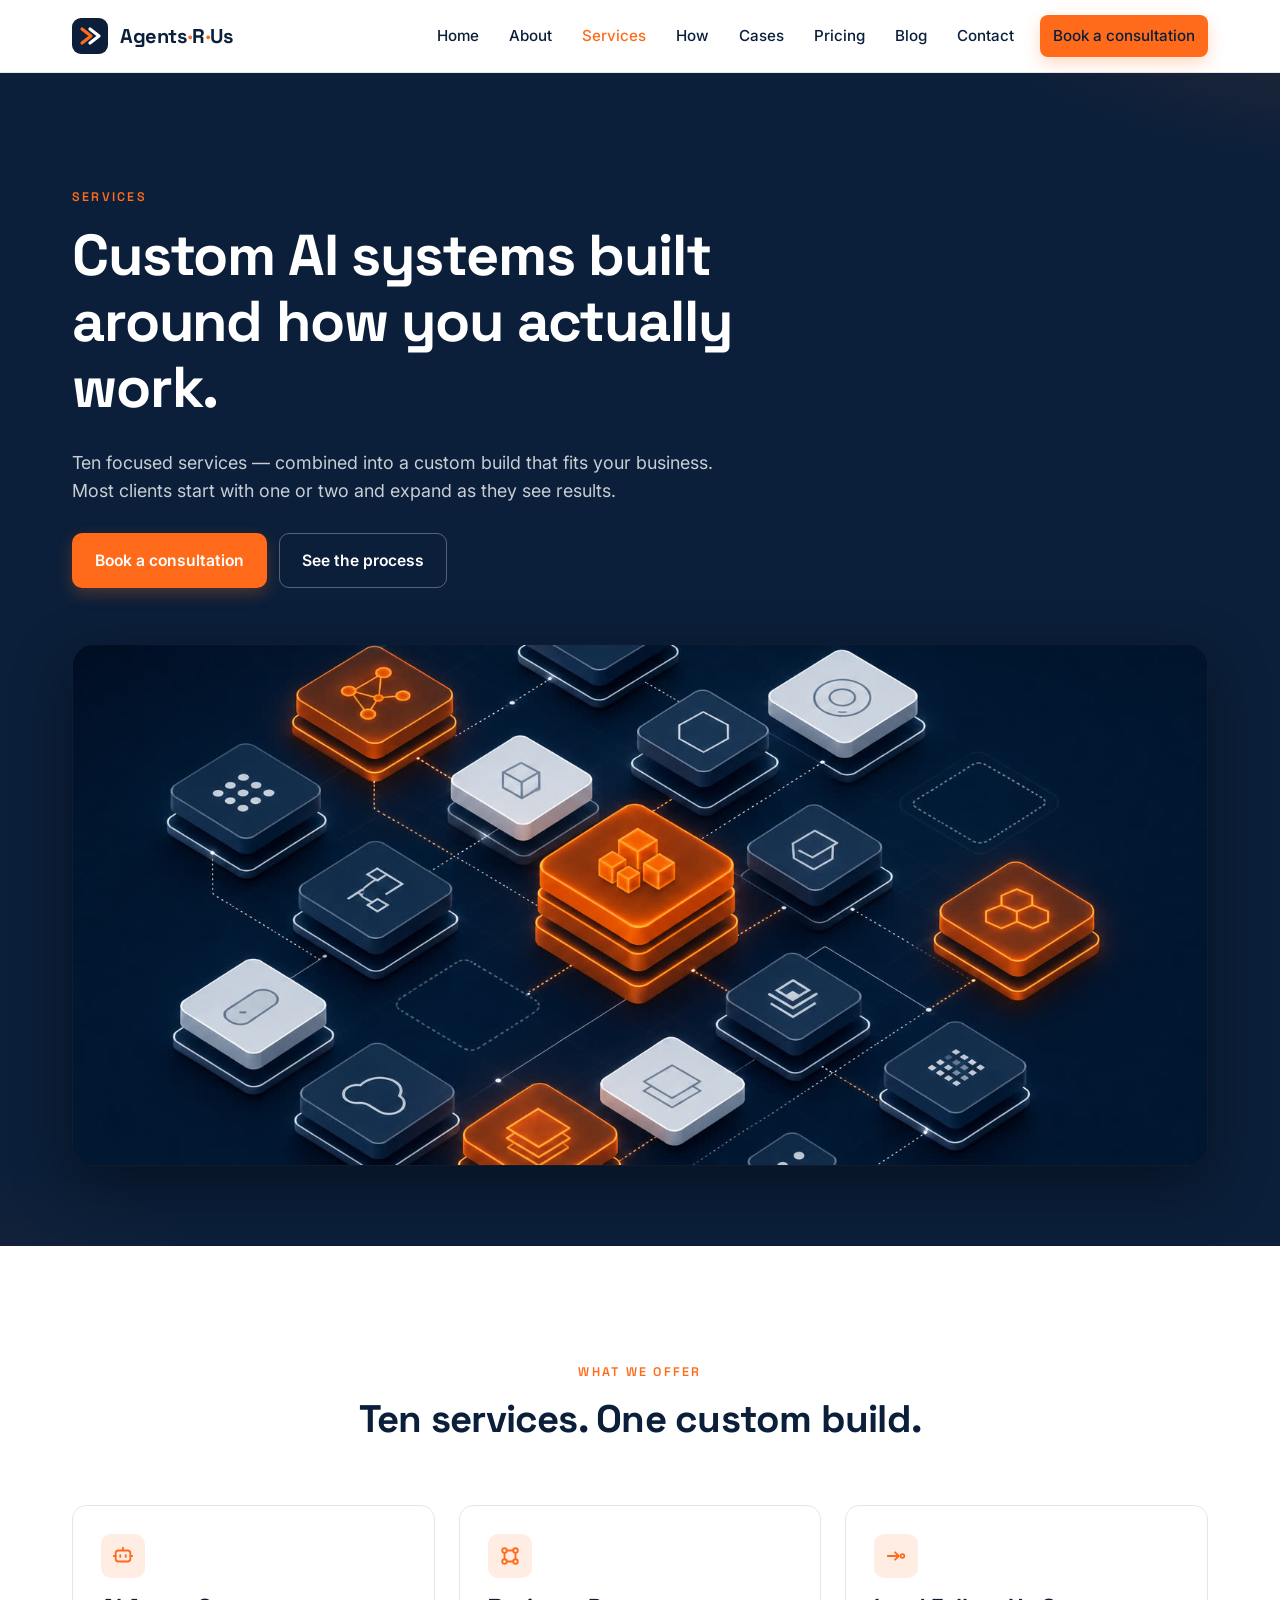
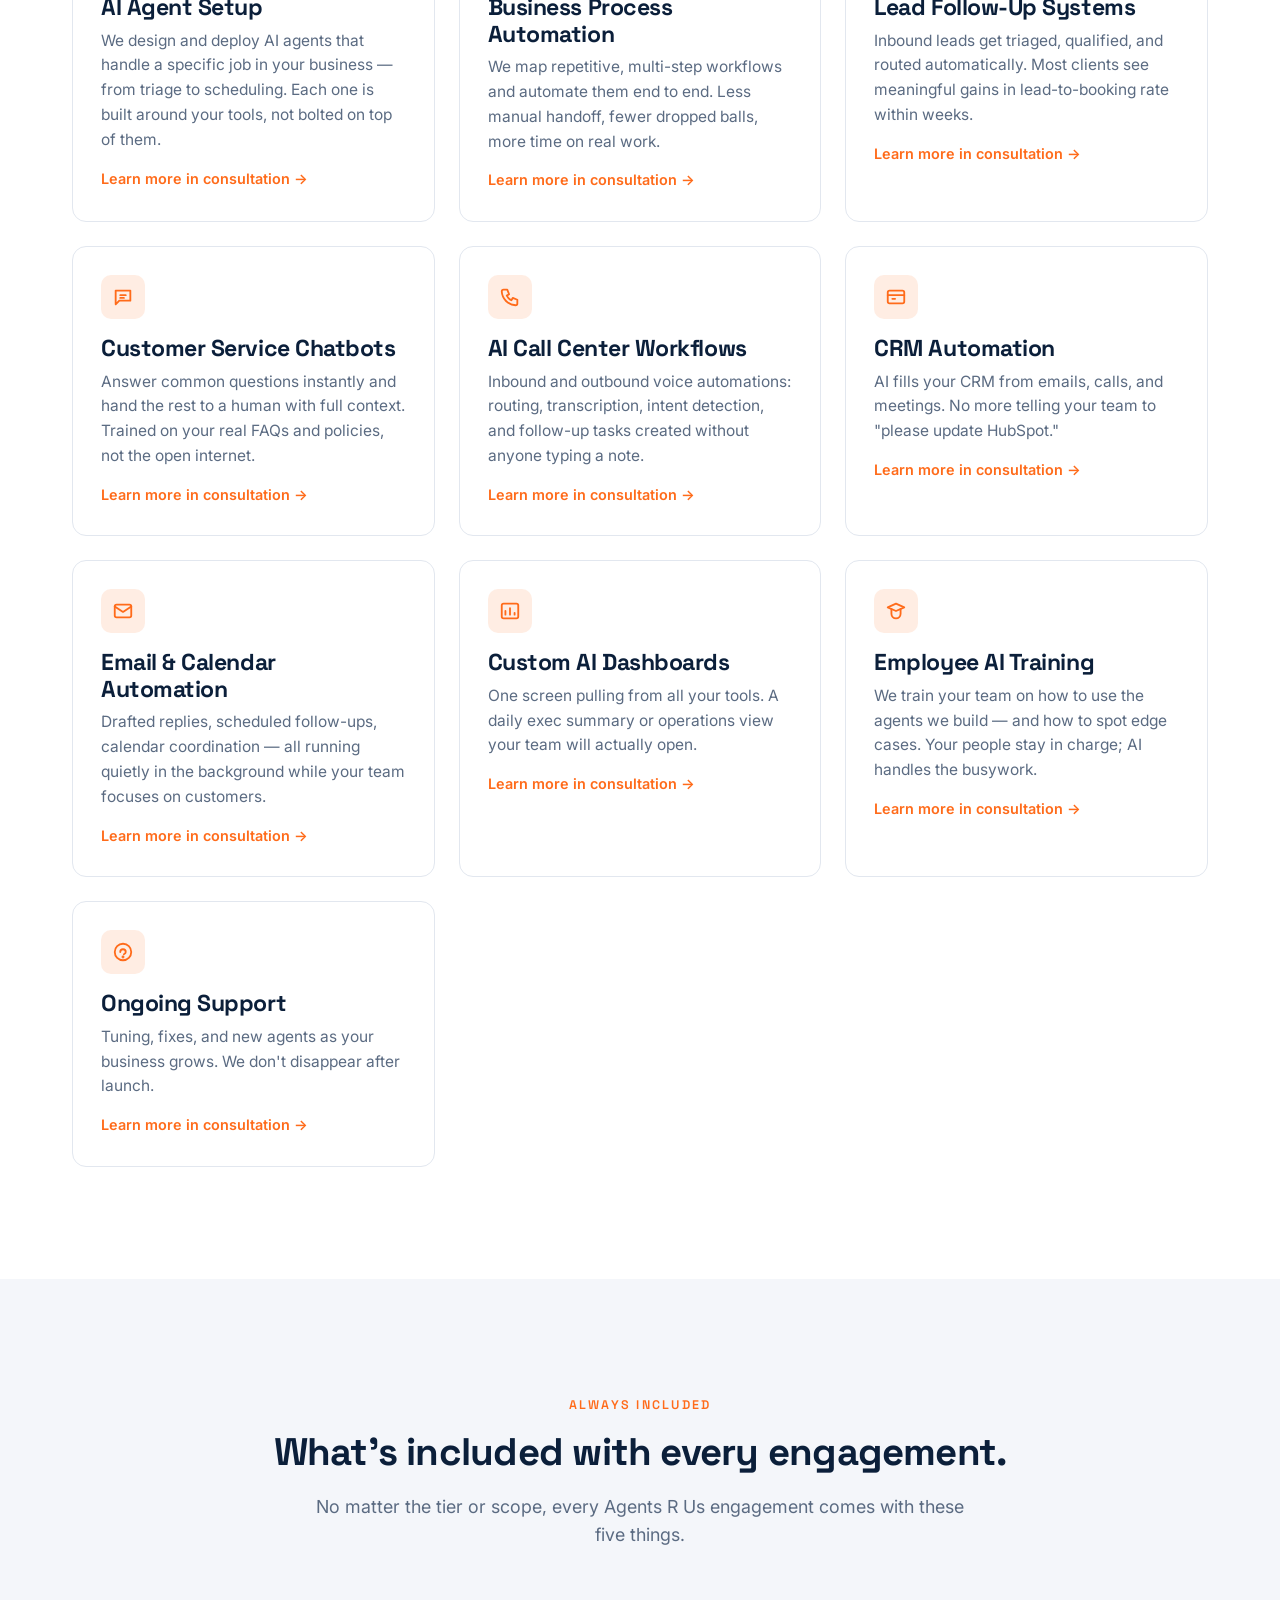
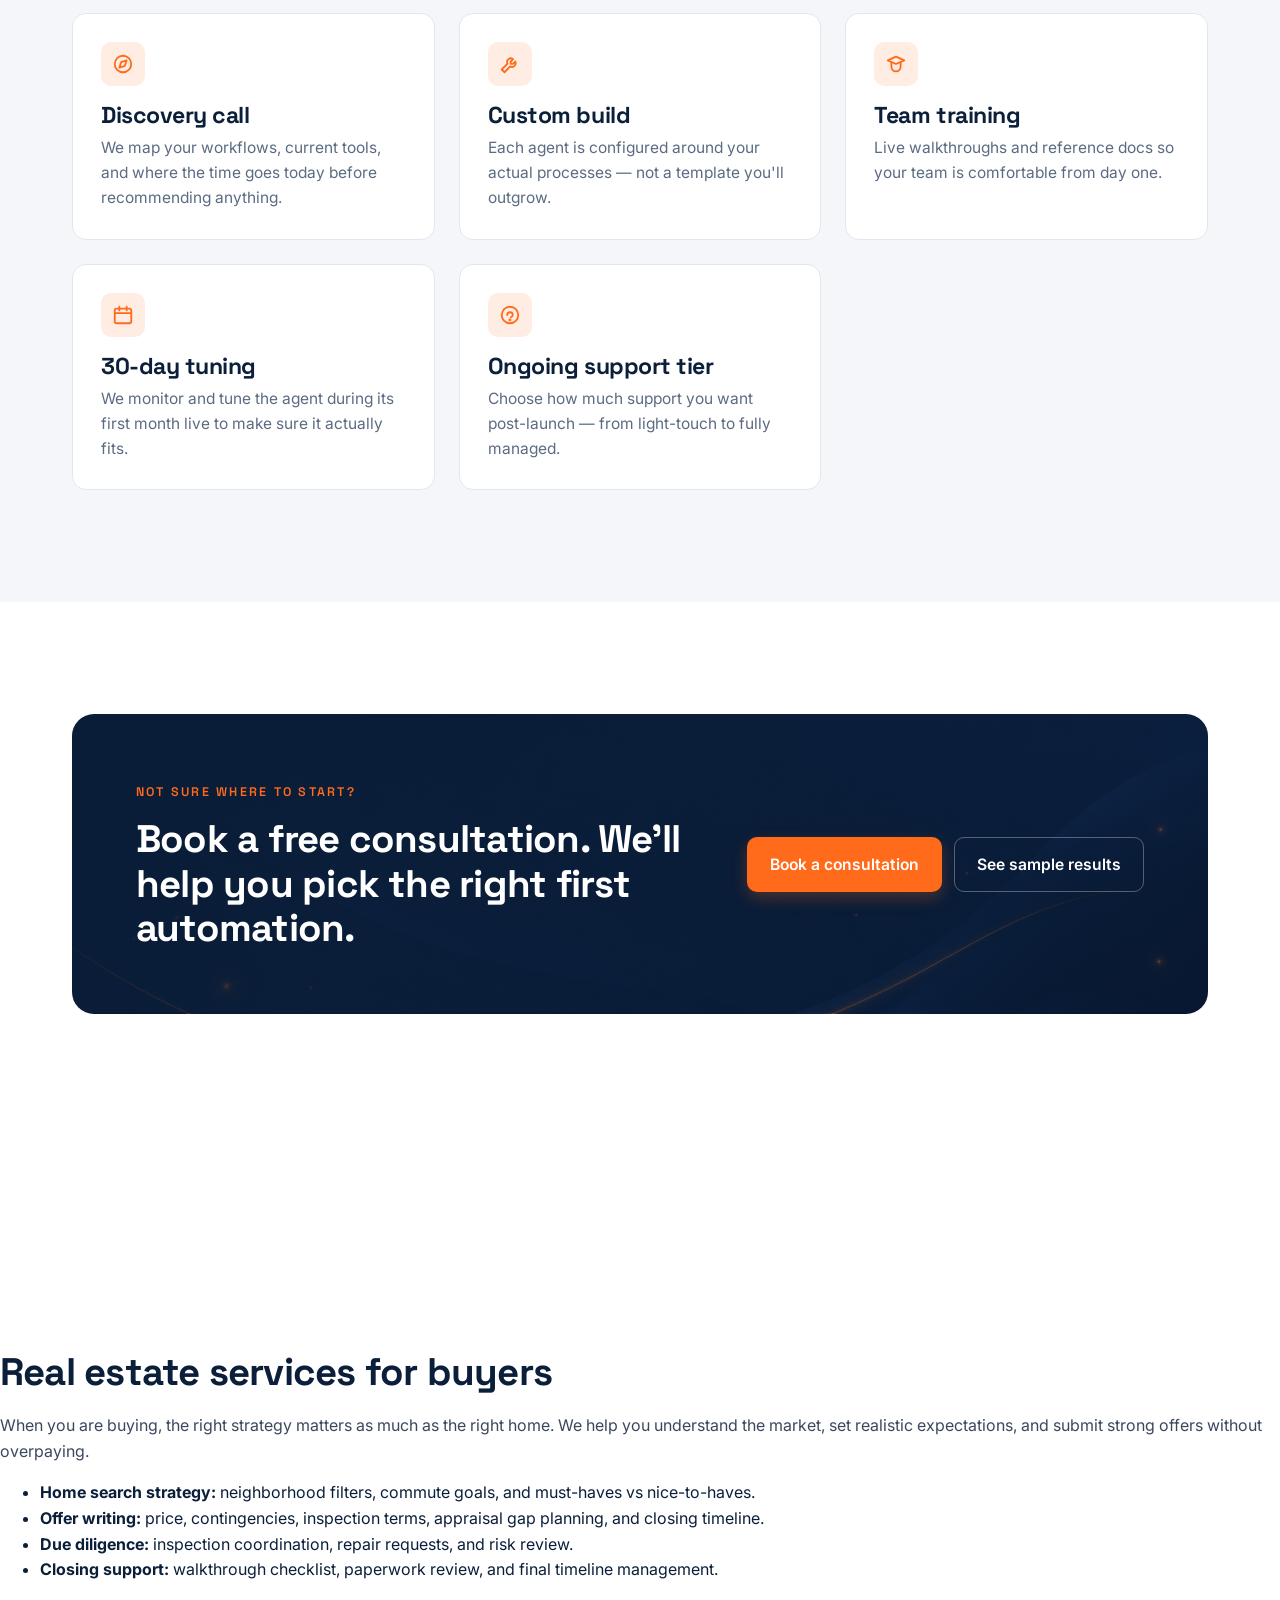
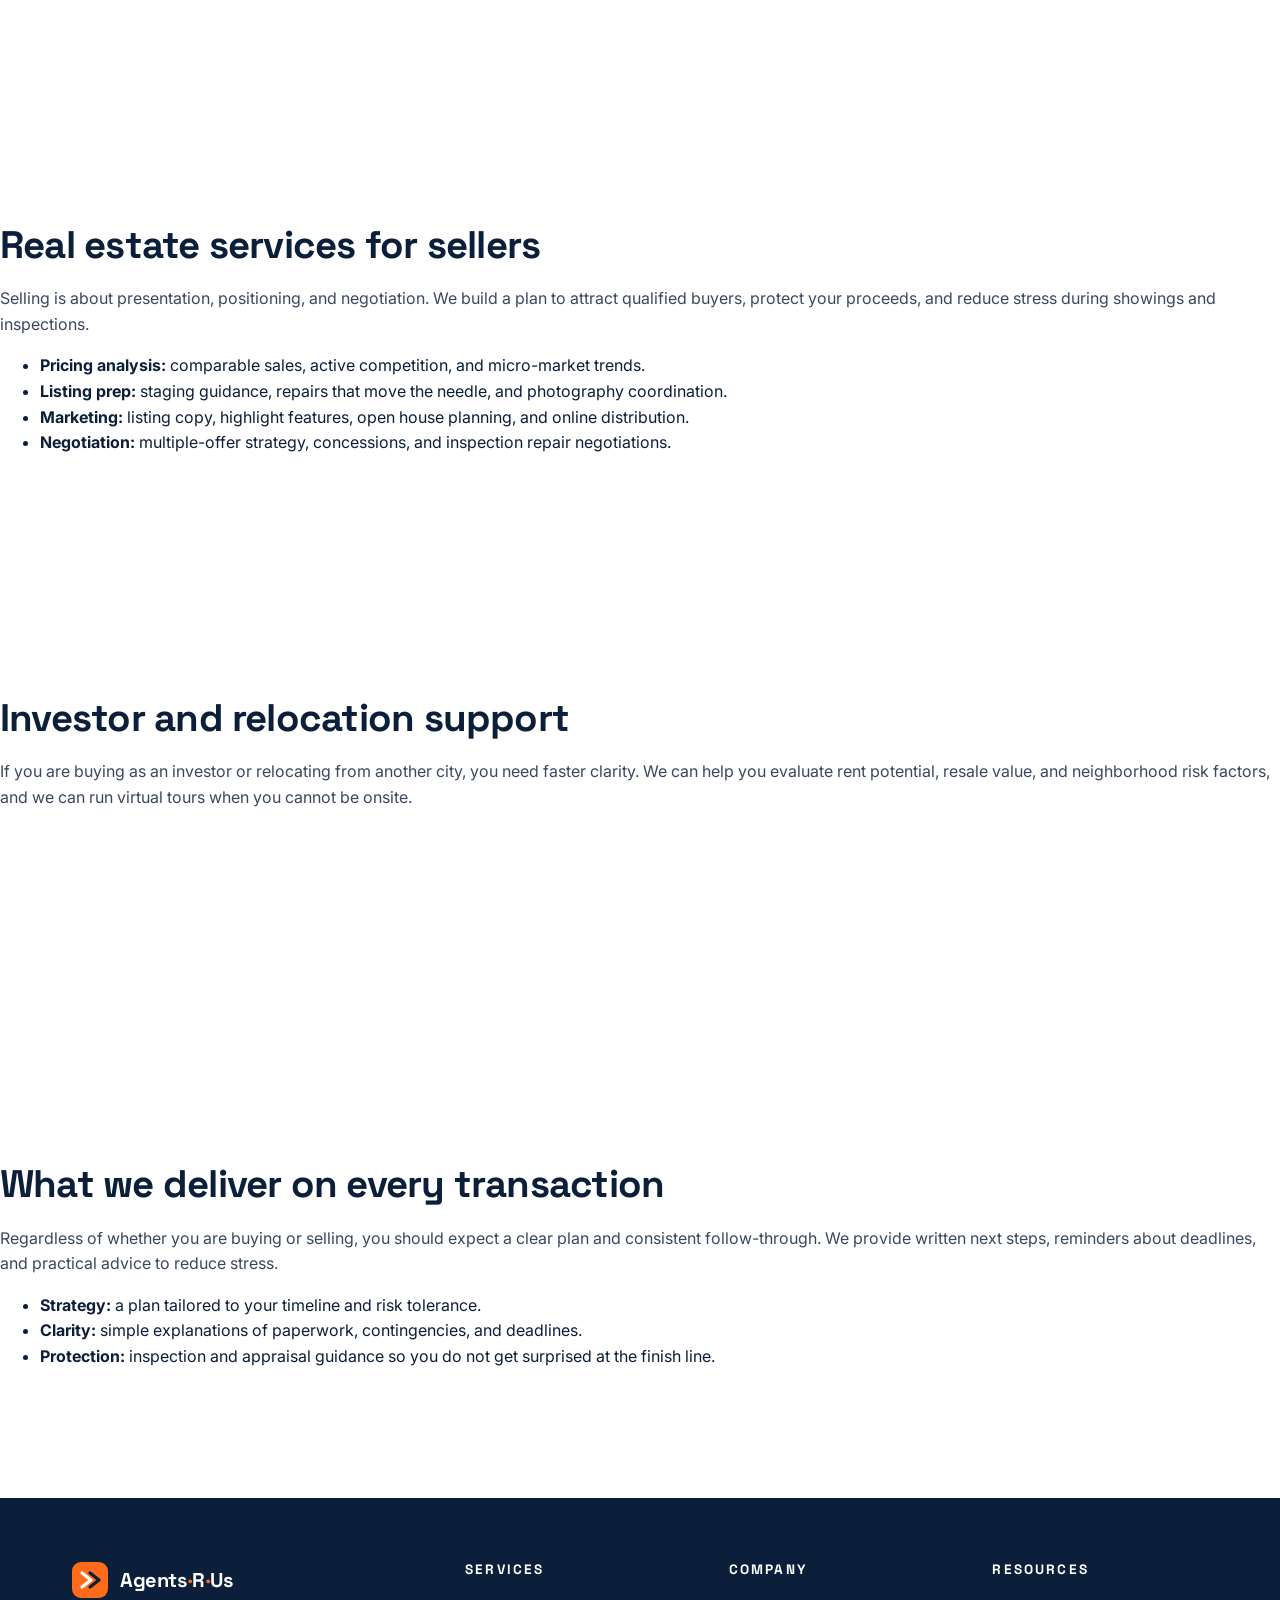
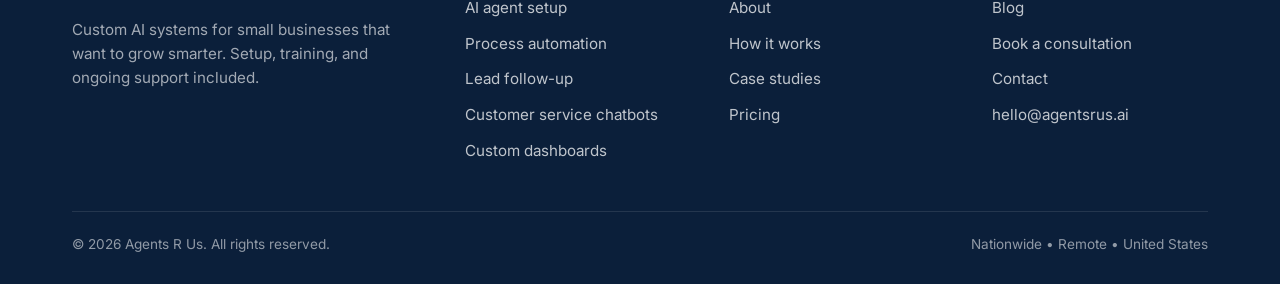
<file: services.html>
<!DOCTYPE html>

<html lang="en">
<head>
<meta charset="utf-8"/>
<meta content="width=device-width, initial-scale=1, viewport-fit=cover" name="viewport"/>
<title>Services — Agents R Us</title>
<meta content="AI agent setup, process automation, lead follow-up, CRM automation, custom AI dashboards, ongoing support and more — built custom for small businesses." name="description"/>
<meta content="website" property="og:type"/>
<meta content="Services — Agents R Us" property="og:title"/>
<meta content="AI agent setup, process automation, lead follow-up, CRM automation, custom AI dashboards, ongoing support and more — built custom for small businesses." property="og:description"/>
<meta content="https://agentsrus.ai/services.html" property="og:url"/>
<meta content="https://agentsrus.ai/assets/img/hero-network.jpg" property="og:image"/>
<meta content="Agents R Us" property="og:site_name"/>
<meta content="summary_large_image" name="twitter:card"/>
<meta content="Services — Agents R Us" name="twitter:title"/>
<meta content="AI agent setup, process automation, lead follow-up, CRM automation, custom AI dashboards, ongoing support and more — built custom for small businesses." name="twitter:description"/>
<meta content="https://agentsrus.ai/assets/img/hero-network.jpg" name="twitter:image"/>
<meta content="#0B1F3A" name="theme-color"/>
<link href="assets/img/favicon.svg" rel="icon" type="image/svg+xml"/>
<link href="https://fonts.googleapis.com" rel="preconnect"/>
<link crossorigin="" href="https://fonts.gstatic.com" rel="preconnect"/>
<link href="https://fonts.googleapis.com/css2?family=Inter:wght@400;500;600;700&amp;family=Space+Grotesk:wght@500;600;700&amp;display=swap" rel="stylesheet"/>
<link href="assets/css/styles.css" rel="stylesheet"/>
<link href="https://d2kgyhzjw4n1jk.cloudfront.net/services.html" rel="canonical"/>
<script id="nrl-jsonld" type="application/ld+json">
{
  "@context": "https://schema.org",
  "@graph": [
    {
      "@type": "Organization",
      "name": "Agents R Us",
      "url": "https://d2kgyhzjw4n1jk.cloudfront.net/"
    },
    {
      "@type": "WebSite",
      "name": "Agents R Us",
      "url": "https://d2kgyhzjw4n1jk.cloudfront.net/",
      "inLanguage": "en-US"
    }
  ]
}
</script>
</head>
<body>
<a class="skip-link" href="#main">Skip to content</a>
<header class="site-header">
<div class="container nav">
<a aria-label="Agents R Us — home" class="brand" href="index.html">
<svg aria-hidden="true" class="brand-mark" height="36" viewbox="0 0 36 36" width="36">
<rect fill="#0B1F3A" height="36" rx="9" width="36" x="0" y="0"></rect>
<path d="M10 11 L19 18 L10 25" fill="none" stroke="#FF6B1A" stroke-linecap="round" stroke-linejoin="round" stroke-width="3.2"></path>
<path d="M18 11 L27 18 L18 25" fill="none" stroke="#FFFFFF" stroke-linecap="round" stroke-linejoin="round" stroke-width="3.2"></path>
</svg><span class="brand-text">Agents<span class="brand-dot">·</span>R<span class="brand-dot">·</span>Us</span>
</a>
<button aria-controls="nav-links" aria-expanded="false" aria-label="Toggle menu" class="nav-toggle" data-nav-toggle="">
<span></span>
</button>
<ul class="nav-links" data-nav-links="" id="nav-links">
<li><a aria-label="Home" href="index.html">Home</a></li>
<li><a aria-label="About" href="about.html">About</a></li>
<li><a aria-label="Services" class="is-active" href="services.html">Services</a></li>
<li><a aria-label="How It Works" href="how-it-works.html">How</a></li>
<li><a aria-label="Case Studies" href="case-studies.html">Cases</a></li>
<li><a aria-label="Pricing" href="pricing.html">Pricing</a></li>
<li><a aria-label="Blog" href="blog.html">Blog</a></li>
<li><a aria-label="Contact" href="contact.html">Contact</a></li>
<li class="nav-cta"><a class="btn btn-primary btn-sm" href="book.html">Book a consultation</a></li>
</ul>
</div>
</header>
<main id="main">
<section class="hero hero-tight">
<div class="container">
<div class="hero-grid">
<div class="reveal">
<span class="eyebrow">Services</span>
<h1>Custom AI systems built around how you actually work.</h1>
<p class="lead">Ten focused services — combined into a custom build that fits your business. Most clients start with one or two and expand as they see results.</p>
<div class="hero-cta">
<a class="btn btn-primary" href="book.html">Book a consultation</a>
<a class="btn btn-on-dark" href="how-it-works.html">See the process</a>
</div>
</div>
<div class="hero-image reveal">
<img alt="Isometric grid of glowing modular tiles representing a service stack" height="800" loading="eager" src="assets/img/services-grid.jpg" width="1280"/>
</div>
</div>
</div>
</section>
<section>
<div class="container">
<div class="section-head">
<span class="eyebrow">What we offer</span>
<h2>Ten services. One custom build.</h2>
</div>
<div class="grid cols-3">
<div class="card reveal">
<div class="icon"><svg class="icon-svg" fill="none" stroke="currentColor" stroke-linecap="round" stroke-linejoin="round" viewbox="0 0 24 24" xmlns="http://www.w3.org/2000/svg"><rect height="12" rx="3" width="16" x="4" y="6"></rect><path d="M9 11v2M15 11v2M2 12h2M20 12h2M12 3v3"></path></svg></div>
<h3>AI Agent Setup</h3>
<p>We design and deploy AI agents that handle a specific job in your business — from triage to scheduling. Each one is built around your tools, not bolted on top of them.</p>
<a class="card-link" href="book.html">Learn more in consultation</a>
</div>
<div class="card reveal">
<div class="icon"><svg class="icon-svg" fill="none" stroke="currentColor" stroke-linecap="round" stroke-linejoin="round" viewbox="0 0 24 24" xmlns="http://www.w3.org/2000/svg"><circle cx="6" cy="6" r="2.5"></circle><circle cx="18" cy="6" r="2.5"></circle><circle cx="6" cy="18" r="2.5"></circle><circle cx="18" cy="18" r="2.5"></circle><path d="M8.5 6H15.5M6 8.5V15.5M18 8.5V15.5M8.5 18H15.5"></path></svg></div>
<h3>Business Process Automation</h3>
<p>We map repetitive, multi-step workflows and automate them end to end. Less manual handoff, fewer dropped balls, more time on real work.</p>
<a class="card-link" href="book.html">Learn more in consultation</a>
</div>
<div class="card reveal">
<div class="icon"><svg class="icon-svg" fill="none" stroke="currentColor" stroke-linecap="round" stroke-linejoin="round" viewbox="0 0 24 24" xmlns="http://www.w3.org/2000/svg"><path d="M3 12h12M11 8l4 4-4 4"></path><circle cx="19" cy="12" r="2"></circle></svg></div>
<h3>Lead Follow-Up Systems</h3>
<p>Inbound leads get triaged, qualified, and routed automatically. Most clients see meaningful gains in lead-to-booking rate within weeks.</p>
<a class="card-link" href="book.html">Learn more in consultation</a>
</div>
<div class="card reveal">
<div class="icon"><svg class="icon-svg" fill="none" stroke="currentColor" stroke-linecap="round" stroke-linejoin="round" viewbox="0 0 24 24" xmlns="http://www.w3.org/2000/svg"><path d="M4 5h16v11H8l-4 4z"></path><path d="M9 10h6M9 13h4"></path></svg></div>
<h3>Customer Service Chatbots</h3>
<p>Answer common questions instantly and hand the rest to a human with full context. Trained on your real FAQs and policies, not the open internet.</p>
<a class="card-link" href="book.html">Learn more in consultation</a>
</div>
<div class="card reveal">
<div class="icon"><svg class="icon-svg" fill="none" stroke="currentColor" stroke-linecap="round" stroke-linejoin="round" viewbox="0 0 24 24" xmlns="http://www.w3.org/2000/svg"><path d="M5 4h4l2 5-2.5 1.5a11 11 0 0 0 5 5L15 13l5 2v4a2 2 0 0 1-2 2A16 16 0 0 1 3 6a2 2 0 0 1 2-2z"></path></svg></div>
<h3>AI Call Center Workflows</h3>
<p>Inbound and outbound voice automations: routing, transcription, intent detection, and follow-up tasks created without anyone typing a note.</p>
<a class="card-link" href="book.html">Learn more in consultation</a>
</div>
<div class="card reveal">
<div class="icon"><svg class="icon-svg" fill="none" stroke="currentColor" stroke-linecap="round" stroke-linejoin="round" viewbox="0 0 24 24" xmlns="http://www.w3.org/2000/svg"><rect height="14" rx="2" width="18" x="3" y="5"></rect><path d="M3 10h18M8 14h3"></path></svg></div>
<h3>CRM Automation</h3>
<p>AI fills your CRM from emails, calls, and meetings. No more telling your team to "please update HubSpot."</p>
<a class="card-link" href="book.html">Learn more in consultation</a>
</div>
<div class="card reveal">
<div class="icon"><svg class="icon-svg" fill="none" stroke="currentColor" stroke-linecap="round" stroke-linejoin="round" viewbox="0 0 24 24" xmlns="http://www.w3.org/2000/svg"><rect height="14" rx="2" width="18" x="3" y="5"></rect><path d="M3 7l9 6 9-6"></path></svg></div>
<h3>Email &amp; Calendar Automation</h3>
<p>Drafted replies, scheduled follow-ups, calendar coordination — all running quietly in the background while your team focuses on customers.</p>
<a class="card-link" href="book.html">Learn more in consultation</a>
</div>
<div class="card reveal">
<div class="icon"><svg class="icon-svg" fill="none" stroke="currentColor" stroke-linecap="round" stroke-linejoin="round" viewbox="0 0 24 24" xmlns="http://www.w3.org/2000/svg"><rect height="16" rx="2" width="18" x="3" y="4"></rect><path d="M7 16V12M12 16V9M17 16V14"></path></svg></div>
<h3>Custom AI Dashboards</h3>
<p>One screen pulling from all your tools. A daily exec summary or operations view your team will actually open.</p>
<a class="card-link" href="book.html">Learn more in consultation</a>
</div>
<div class="card reveal">
<div class="icon"><svg class="icon-svg" fill="none" stroke="currentColor" stroke-linecap="round" stroke-linejoin="round" viewbox="0 0 24 24" xmlns="http://www.w3.org/2000/svg"><path d="M3 8l9-4 9 4-9 4-9-4z"></path><path d="M7 10v5a5 5 0 0 0 10 0v-5"></path></svg></div>
<h3>Employee AI Training</h3>
<p>We train your team on how to use the agents we build — and how to spot edge cases. Your people stay in charge; AI handles the busywork.</p>
<a class="card-link" href="book.html">Learn more in consultation</a>
</div>
<div class="card reveal">
<div class="icon"><svg class="icon-svg" fill="none" stroke="currentColor" stroke-linecap="round" stroke-linejoin="round" viewbox="0 0 24 24" xmlns="http://www.w3.org/2000/svg"><circle cx="12" cy="12" r="9"></circle><path d="M9 12a3 3 0 0 1 6 0c0 1.5-1 2-2 2.5"></path><circle cx="12" cy="17.5" fill="currentColor" r=".6"></circle></svg></div>
<h3>Ongoing Support</h3>
<p>Tuning, fixes, and new agents as your business grows. We don't disappear after launch.</p>
<a class="card-link" href="book.html">Learn more in consultation</a>
</div>
</div>
</div>
</section>
<section class="bg-soft">
<div class="container">
<div class="section-head">
<span class="eyebrow">Always included</span>
<h2>What's included with every engagement.</h2>
<p class="lead text-center" style="margin-top:14px">No matter the tier or scope, every Agents R Us engagement comes with these five things.</p>
</div>
<div class="grid cols-3">
<div class="card reveal"><div class="icon"><svg class="icon-svg" fill="none" stroke="currentColor" stroke-linecap="round" stroke-linejoin="round" viewbox="0 0 24 24" xmlns="http://www.w3.org/2000/svg"><circle cx="12" cy="12" r="9"></circle><path d="M16 8l-2 6-6 2 2-6 6-2z"></path></svg></div><h3>Discovery call</h3><p>We map your workflows, current tools, and where the time goes today before recommending anything.</p></div>
<div class="card reveal"><div class="icon"><svg class="icon-svg" fill="none" stroke="currentColor" stroke-linecap="round" stroke-linejoin="round" viewbox="0 0 24 24" xmlns="http://www.w3.org/2000/svg"><path d="M14.7 6.3a4 4 0 0 0-5.4 5.4L3 18l3 3 6.3-6.3a4 4 0 0 0 5.4-5.4l-2.5 2.5-2.4-.1-.1-2.4 2.5-2.5z"></path></svg></div><h3>Custom build</h3><p>Each agent is configured around your actual processes — not a template you'll outgrow.</p></div>
<div class="card reveal"><div class="icon"><svg class="icon-svg" fill="none" stroke="currentColor" stroke-linecap="round" stroke-linejoin="round" viewbox="0 0 24 24" xmlns="http://www.w3.org/2000/svg"><path d="M3 8l9-4 9 4-9 4-9-4z"></path><path d="M7 10v5a5 5 0 0 0 10 0v-5"></path></svg></div><h3>Team training</h3><p>Live walkthroughs and reference docs so your team is comfortable from day one.</p></div>
<div class="card reveal"><div class="icon"><svg class="icon-svg" fill="none" stroke="currentColor" stroke-linecap="round" stroke-linejoin="round" viewbox="0 0 24 24" xmlns="http://www.w3.org/2000/svg"><rect height="16" rx="2" width="18" x="3" y="5"></rect><path d="M3 10h18M8 3v4M16 3v4"></path></svg></div><h3>30-day tuning</h3><p>We monitor and tune the agent during its first month live to make sure it actually fits.</p></div>
<div class="card reveal"><div class="icon"><svg class="icon-svg" fill="none" stroke="currentColor" stroke-linecap="round" stroke-linejoin="round" viewbox="0 0 24 24" xmlns="http://www.w3.org/2000/svg"><circle cx="12" cy="12" r="9"></circle><path d="M9 12a3 3 0 0 1 6 0c0 1.5-1 2-2 2.5"></path><circle cx="12" cy="17.5" fill="currentColor" r=".6"></circle></svg></div><h3>Ongoing support tier</h3><p>Choose how much support you want post-launch — from light-touch to fully managed.</p></div>
</div>
</div>
</section>
<section>
<div class="container">
<div class="cta-strip reveal">
<div>
<span class="eyebrow">Not sure where to start?</span>
<h2>Book a free consultation. We'll help you pick the right first automation.</h2>
</div>
<div class="actions">
<a class="btn btn-primary" href="book.html">Book a consultation</a>
<a class="btn btn-on-dark" href="case-studies.html">See sample results</a>
</div>
</div>
</div>
</section>
<section data-nrl="nrl-deepen-interior-pages">
<section>
<h2>Real estate services for buyers</h2>
<p>When you are buying, the right strategy matters as much as the right home. We help you understand the market, set realistic expectations, and submit strong offers without overpaying.</p>
<ul>
<li><strong>Home search strategy:</strong> neighborhood filters, commute goals, and must-haves vs nice-to-haves.</li>
<li><strong>Offer writing:</strong> price, contingencies, inspection terms, appraisal gap planning, and closing timeline.</li>
<li><strong>Due diligence:</strong> inspection coordination, repair requests, and risk review.</li>
<li><strong>Closing support:</strong> walkthrough checklist, paperwork review, and final timeline management.</li>
</ul>
</section>
<section>
<h2>Real estate services for sellers</h2>
<p>Selling is about presentation, positioning, and negotiation. We build a plan to attract qualified buyers, protect your proceeds, and reduce stress during showings and inspections.</p>
<ul>
<li><strong>Pricing analysis:</strong> comparable sales, active competition, and micro-market trends.</li>
<li><strong>Listing prep:</strong> staging guidance, repairs that move the needle, and photography coordination.</li>
<li><strong>Marketing:</strong> listing copy, highlight features, open house planning, and online distribution.</li>
<li><strong>Negotiation:</strong> multiple-offer strategy, concessions, and inspection repair negotiations.</li>
</ul>
</section>
<section>
<h2>Investor and relocation support</h2>
<p>If you are buying as an investor or relocating from another city, you need faster clarity. We can help you evaluate rent potential, resale value, and neighborhood risk factors, and we can run virtual tours when you cannot be onsite.</p>
</section>
</section><section data-nrl="nrl-deepen-services">
<h2>What we deliver on every transaction</h2>
<p>Regardless of whether you are buying or selling, you should expect a clear plan and consistent follow-through. We provide written next steps, reminders about deadlines, and practical advice to reduce stress.</p>
<ul>
<li><strong>Strategy:</strong> a plan tailored to your timeline and risk tolerance.</li>
<li><strong>Clarity:</strong> simple explanations of paperwork, contingencies, and deadlines.</li>
<li><strong>Protection:</strong> inspection and appraisal guidance so you do not get surprised at the finish line.</li>
</ul>
</section></main>
<footer class="site-footer">
<div class="container">
<div class="footer-grid">
<div class="footer-brand">
<span class="brand"><svg aria-hidden="true" class="brand-mark" height="36" viewbox="0 0 36 36" width="36">
<rect fill="#FF6B1A" height="36" rx="9" width="36" x="0" y="0"></rect>
<path d="M10 11 L19 18 L10 25" fill="none" stroke="#FFFFFF" stroke-linecap="round" stroke-linejoin="round" stroke-width="3.2"></path>
<path d="M18 11 L27 18 L18 25" fill="none" stroke="#0B1F3A" stroke-linecap="round" stroke-linejoin="round" stroke-width="3.2"></path>
</svg><span class="brand-text brand-text-light">Agents<span class="brand-dot">·</span>R<span class="brand-dot">·</span>Us</span></span>
<p>Custom AI systems for small businesses that want to grow smarter. Setup, training, and ongoing support included.</p>
</div>
<div class="footer-col">
<h4>Services</h4>
<ul>
<li><a href="services.html">AI agent setup</a></li>
<li><a href="services.html">Process automation</a></li>
<li><a href="services.html">Lead follow-up</a></li>
<li><a href="services.html">Customer service chatbots</a></li>
<li><a href="services.html">Custom dashboards</a></li>
</ul>
</div>
<div class="footer-col">
<h4>Company</h4>
<ul>
<li><a href="about.html">About</a></li>
<li><a href="how-it-works.html">How it works</a></li>
<li><a href="case-studies.html">Case studies</a></li>
<li><a href="pricing.html">Pricing</a></li>
</ul>
</div>
<div class="footer-col">
<h4>Resources</h4>
<ul>
<li><a href="blog.html">Blog</a></li>
<li><a href="book.html">Book a consultation</a></li>
<li><a href="contact.html">Contact</a></li>
<li><a href="mailto:hello@agentsrus.ai">hello@agentsrus.ai</a></li>
</ul>
</div>
</div>
<div class="footer-bottom">
<span>© 2026 Agents R Us. All rights reserved.</span>
<span>Nationwide • Remote • United States</span>
</div>
</div>
</footer>
<script src="assets/js/main.js"></script>
</body>
</html>
</file>
<file: assets/css/styles.css>
/* Agents R Us — proof site stylesheet */

/* ---------- Tokens ---------- */
:root {
  --navy: #0B1F3A;
  --navy-2: #14294A;
  --navy-3: #1B3358;
  --orange: #FF6B1A;
  --orange-2: #ff7e36;
  --orange-soft: rgba(255, 107, 26, 0.12);
  --white: #FFFFFF;
  --gray-50: #F4F6FA;
  --gray-100: #E8ECF3;
  --gray-200: #E2E7EF;
  --gray-300: #C9D1DE;
  --gray-500: #5B6B82;
  --gray-700: #3A485E;
  --shadow-sm: 0 1px 2px rgba(11, 31, 58, 0.04), 0 2px 6px rgba(11, 31, 58, 0.04);
  --shadow-md: 0 4px 14px rgba(11, 31, 58, 0.08);
  --shadow-lg: 0 12px 38px rgba(11, 31, 58, 0.16);
  --radius-sm: 8px;
  --radius-md: 14px;
  --radius-lg: 22px;
  --container: 1200px;
  --section-pad: clamp(56px, 9vw, 112px);
  --gutter: clamp(20px, 4vw, 32px);
  --font-body: 'Inter', system-ui, -apple-system, 'Segoe UI', Roboto, sans-serif;
  --font-display: 'Space Grotesk', 'Inter', system-ui, sans-serif;
}

/* ---------- Reset ---------- */
*, *::before, *::after { box-sizing: border-box; }
html { scroll-behavior: smooth; -webkit-text-size-adjust: 100%; }
body {
  margin: 0;
  font-family: var(--font-body);
  font-size: 16px;
  line-height: 1.6;
  color: var(--navy);
  background: var(--white);
  -webkit-font-smoothing: antialiased;
  -moz-osx-font-smoothing: grayscale;
}
img, svg { max-width: 100%; display: block; }
a { color: var(--orange); text-decoration: none; transition: color 160ms ease; }
a:hover { color: var(--orange-2); }
button { font-family: inherit; cursor: pointer; }
h1, h2, h3, h4, h5 {
  font-family: var(--font-display);
  font-weight: 700;
  letter-spacing: -0.02em;
  color: var(--navy);
  margin: 0 0 0.5em;
  line-height: 1.15;
}
h1 { font-size: clamp(2rem, 4.6vw, 3.6rem); }
h2 { font-size: clamp(1.6rem, 3vw, 2.4rem); }
h3 { font-size: clamp(1.2rem, 1.8vw, 1.45rem); }
h4 { font-size: 1.1rem; }
p  { margin: 0 0 1em; color: var(--gray-700); }
.lead { font-size: clamp(1.05rem, 1.4vw, 1.2rem); color: var(--gray-500); line-height: 1.55; max-width: 60ch; }
.eyebrow {
  display: inline-block;
  font-family: var(--font-display);
  font-size: 0.78rem;
  letter-spacing: 0.18em;
  text-transform: uppercase;
  font-weight: 600;
  color: var(--orange);
  margin-bottom: 14px;
}

/* ---------- Layout ---------- */
.container {
  width: 100%;
  max-width: var(--container);
  margin: 0 auto;
  padding-left: var(--gutter);
  padding-right: var(--gutter);
}
section { padding: var(--section-pad) 0; }
.section-tight { padding: clamp(40px, 6vw, 72px) 0; }

.grid { display: grid; gap: 24px; }
.grid.cols-2 { grid-template-columns: repeat(2, 1fr); }
.grid.cols-3 { grid-template-columns: repeat(3, 1fr); }
.grid.cols-4 { grid-template-columns: repeat(4, 1fr); }
@media (max-width: 900px) {
  .grid.cols-3, .grid.cols-4 { grid-template-columns: repeat(2, 1fr); }
}
@media (max-width: 600px) {
  .grid.cols-2, .grid.cols-3, .grid.cols-4 { grid-template-columns: 1fr; }
}

/* ---------- Header ---------- */
.site-header {
  position: sticky;
  top: 0;
  z-index: 50;
  background: rgba(255, 255, 255, 0.92);
  backdrop-filter: saturate(140%) blur(10px);
  -webkit-backdrop-filter: saturate(140%) blur(10px);
  border-bottom: 1px solid var(--gray-200);
}
.nav {
  display: flex;
  align-items: center;
  justify-content: space-between;
  height: 72px;
  gap: 24px;
}
.brand { display: inline-flex; align-items: center; gap: 12px; text-decoration: none; }
.brand .brand-mark { display: block; flex: none; }
.brand-text {
  font-family: var(--font-display);
  font-weight: 700;
  font-size: 1.25rem;
  letter-spacing: -0.02em;
  color: var(--navy);
  white-space: nowrap;
}
.brand-text-light { color: var(--white); }
.brand-dot { color: var(--orange); margin: 0 1px; }
.footer-brand .brand { margin-bottom: 8px; }
.nav-links {
  display: flex;
  align-items: center;
  gap: 6px;
  list-style: none;
  margin: 0; padding: 0;
}
.nav-links a {
  display: inline-block;
  padding: 8px 12px;
  color: var(--navy);
  font-weight: 500;
  font-size: 0.95rem;
  border-radius: 8px;
  transition: background 160ms ease, color 160ms ease;
}
.nav-links a:hover { background: var(--gray-50); color: var(--navy); }
.nav-links a.is-active { color: var(--orange); }
.nav-cta { margin-left: 8px; }

.nav-toggle {
  display: none;
  background: none;
  border: 1px solid var(--gray-200);
  border-radius: 10px;
  width: 44px;
  height: 44px;
  padding: 0;
  align-items: center;
  justify-content: center;
}
.nav-toggle span {
  display: block; width: 18px; height: 2px;
  background: var(--navy); position: relative;
}
.nav-toggle span::before, .nav-toggle span::after {
  content: ''; position: absolute; left: 0; width: 18px; height: 2px;
  background: var(--navy);
}
.nav-toggle span::before { top: -6px; }
.nav-toggle span::after  { top: 6px; }

@media (max-width: 1080px) {
  .nav-toggle { display: inline-flex; }
  .nav-links {
    display: none;
    position: absolute;
    top: 72px; left: 0; right: 0;
    background: var(--white);
    border-bottom: 1px solid var(--gray-200);
    flex-direction: column;
    align-items: stretch;
    padding: 12px var(--gutter) 20px;
    gap: 0;
    box-shadow: var(--shadow-md);
  }
  .nav-links.is-open { display: flex; }
  .nav-links a {
    padding: 12px 8px;
    border-radius: 0;
    border-bottom: 1px solid var(--gray-100);
  }
  .nav-cta { margin: 12px 0 0; align-self: stretch; text-align: center; }
}

/* ---------- Buttons ---------- */
.btn {
  display: inline-flex;
  align-items: center;
  justify-content: center;
  gap: 8px;
  padding: 14px 22px;
  border-radius: 10px;
  font-weight: 600;
  font-size: 0.98rem;
  border: 1px solid transparent;
  cursor: pointer;
  transition: transform 160ms ease, box-shadow 160ms ease, background 160ms ease, color 160ms ease, border-color 160ms ease;
  white-space: nowrap;
  font-family: var(--font-body);
}
.btn:hover { transform: translateY(-1px); }
.btn-primary {
  background: var(--orange);
  color: var(--white);
  box-shadow: 0 6px 16px rgba(255, 107, 26, 0.26);
}
.btn-primary:hover { background: var(--orange-2); color: var(--white); box-shadow: 0 10px 22px rgba(255, 107, 26, 0.32); }
.btn-ghost {
  background: transparent;
  color: var(--navy);
  border-color: var(--gray-200);
}
.btn-ghost:hover { border-color: var(--navy); color: var(--navy); background: var(--gray-50); }
.btn-on-dark {
  background: transparent;
  color: var(--white);
  border-color: rgba(255,255,255,0.3);
}
.btn-on-dark:hover { background: rgba(255,255,255,0.08); color: var(--white); }
.btn-sm { padding: 10px 16px; font-size: 0.9rem; }

/* ---------- Hero ---------- */
.hero {
  position: relative;
  background: var(--navy);
  color: var(--white);
  overflow: hidden;
  padding: clamp(80px, 12vw, 140px) 0 clamp(80px, 11vw, 130px);
}
.hero::before {
  content: '';
  position: absolute; inset: 0;
  background:
    radial-gradient(800px 360px at 110% -10%, rgba(255,107,26,0.16), transparent 60%),
    radial-gradient(700px 360px at -10% 110%, rgba(255,107,26,0.08), transparent 60%);
  pointer-events: none;
}
.hero h1, .hero h2 { color: var(--white); }
.hero p { color: rgba(255, 255, 255, 0.78); }
.hero .eyebrow { color: var(--orange); }
.hero-grid {
  position: relative;
  display: grid;
  grid-template-columns: 1.05fr 1fr;
  gap: 56px;
  align-items: center;
}
@media (max-width: 900px) {
  .hero-grid { grid-template-columns: 1fr; gap: 32px; }
}
.hero-cta { display: flex; flex-wrap: wrap; gap: 12px; margin-top: 28px; }
.hero-image {
  border-radius: var(--radius-lg);
  overflow: hidden;
  border: 1px solid rgba(255,255,255,0.06);
  box-shadow: 0 20px 60px rgba(0,0,0,0.4);
  background: #050d1f;
}
.hero-image img { width: 100%; height: 100%; object-fit: cover; aspect-ratio: 16/10; max-height: 520px; }
.hero-tight { padding: clamp(64px, 10vw, 110px) 0 clamp(48px, 8vw, 80px); }
.hero-tight .hero-grid { grid-template-columns: 1fr; }
.hero-tight h1 { max-width: 18ch; }

/* ---------- Section foundations ---------- */
.section-head {
  text-align: center;
  max-width: 760px;
  margin: 0 auto clamp(40px, 5vw, 64px);
}
.section-head .lead { margin: 0 auto; }

.bg-soft  { background: var(--gray-50); }
.bg-navy  { background: var(--navy); color: var(--white); }
.bg-navy h1, .bg-navy h2, .bg-navy h3, .bg-navy h4 { color: var(--white); }
.bg-navy p { color: rgba(255, 255, 255, 0.78); }
.bg-navy .eyebrow { color: var(--orange); }

/* ---------- Cards ---------- */
.card {
  background: var(--white);
  border: 1px solid var(--gray-200);
  border-radius: var(--radius-md);
  padding: 28px;
  transition: transform 200ms ease, box-shadow 200ms ease, border-color 200ms ease;
}
.card:hover { transform: translateY(-2px); box-shadow: var(--shadow-md); border-color: var(--gray-300); }
.card .icon {
  width: 44px; height: 44px;
  border-radius: 10px;
  background: var(--orange-soft);
  display: inline-flex; align-items: center; justify-content: center;
  margin-bottom: 16px;
  color: var(--orange);
}
.card h3 { margin-bottom: 8px; }
.card p { color: var(--gray-500); margin-bottom: 0; font-size: 0.97rem; }
.card .card-link {
  display: inline-block;
  margin-top: 14px;
  font-size: 0.9rem;
  font-weight: 600;
  color: var(--orange);
}
.card .card-link::after { content: ' →'; }

.card-dark {
  background: var(--navy-2);
  border: 1px solid var(--navy-3);
  color: var(--white);
}
.card-dark h3 { color: var(--white); }
.card-dark p  { color: rgba(255,255,255,0.72); }

/* numbered step */
.step-num {
  width: 38px; height: 38px;
  border-radius: 50%;
  background: var(--navy);
  color: var(--white);
  font-family: var(--font-display);
  font-weight: 700;
  display: inline-flex; align-items: center; justify-content: center;
  margin-bottom: 14px;
  font-size: 1rem;
}
.bg-navy .step-num { background: var(--orange); color: var(--white); }

/* ---------- Stats / outcome strip ---------- */
.stat {
  font-family: var(--font-display);
  font-size: clamp(2rem, 3.4vw, 2.8rem);
  font-weight: 700;
  color: var(--orange);
  letter-spacing: -0.02em;
}

/* ---------- FAQ ---------- */
.faq-list { max-width: 820px; margin: 0 auto; }
.faq {
  border-top: 1px solid var(--gray-200);
  padding: 0;
}
.faq:last-child { border-bottom: 1px solid var(--gray-200); }
.faq summary {
  list-style: none;
  cursor: pointer;
  padding: 22px 0;
  font-family: var(--font-display);
  font-weight: 600;
  font-size: 1.05rem;
  color: var(--navy);
  display: flex;
  justify-content: space-between;
  align-items: center;
  gap: 16px;
}
.faq summary::-webkit-details-marker { display: none; }
.faq summary::after {
  content: '+';
  font-size: 1.5rem;
  color: var(--orange);
  font-weight: 400;
  line-height: 1;
  transition: transform 200ms ease;
}
.faq[open] summary::after { content: '–'; }
.faq-body {
  padding: 0 0 22px;
  color: var(--gray-500);
  max-width: 70ch;
}

/* ---------- Forms ---------- */
.form { display: grid; gap: 16px; }
.form-row { display: grid; gap: 16px; grid-template-columns: 1fr 1fr; }
@media (max-width: 600px) { .form-row { grid-template-columns: 1fr; } }
.form label {
  display: block;
  font-weight: 600;
  font-size: 0.88rem;
  color: var(--navy);
  margin-bottom: 6px;
}
.form input, .form textarea, .form select {
  width: 100%;
  padding: 13px 14px;
  border: 1px solid var(--gray-200);
  border-radius: 10px;
  font-family: inherit;
  font-size: 0.98rem;
  color: var(--navy);
  background: var(--white);
  transition: border-color 160ms ease, box-shadow 160ms ease;
}
.form input:focus, .form textarea:focus, .form select:focus {
  outline: none;
  border-color: var(--orange);
  box-shadow: 0 0 0 4px rgba(255, 107, 26, 0.14);
}
.form textarea { resize: vertical; min-height: 120px; }
.form .form-msg {
  background: rgba(255,107,26,0.08);
  border: 1px solid rgba(255,107,26,0.25);
  border-radius: 10px;
  padding: 14px 16px;
  color: var(--navy);
  font-weight: 500;
  display: none;
}
.form.is-success .form-msg { display: block; }
.form .helper { color: var(--gray-500); font-size: 0.86rem; margin-top: -4px; }

/* ---------- Quote / testimonial card ---------- */
.quote {
  border-left: 4px solid var(--orange);
  padding: 8px 0 8px 24px;
  font-family: var(--font-display);
  font-size: clamp(1.2rem, 1.8vw, 1.45rem);
  font-weight: 500;
  color: var(--navy);
  line-height: 1.4;
  letter-spacing: -0.01em;
}
.quote-attr { display: block; margin-top: 14px; font-family: var(--font-body); font-size: 0.88rem; font-weight: 500; color: var(--gray-500); letter-spacing: 0.04em; text-transform: uppercase; }

/* ---------- Footer ---------- */
.site-footer {
  background: var(--navy);
  color: rgba(255,255,255,0.7);
  padding: 64px 0 28px;
}
.site-footer h4 {
  color: var(--white);
  font-size: 0.85rem;
  letter-spacing: 0.16em;
  text-transform: uppercase;
  margin: 0 0 18px;
}
.site-footer a { color: rgba(255,255,255,0.74); }
.site-footer a:hover { color: var(--white); }
.footer-grid {
  display: grid;
  grid-template-columns: 1.6fr 1fr 1fr 1fr;
  gap: 48px;
}
@media (max-width: 900px) { .footer-grid { grid-template-columns: 1fr 1fr; gap: 36px; } }
@media (max-width: 540px) { .footer-grid { grid-template-columns: 1fr; gap: 28px; } }
.footer-brand p { color: rgba(255,255,255,0.62); max-width: 38ch; margin-top: 12px; font-size: 0.95rem; }
.footer-col ul { list-style: none; margin: 0; padding: 0; display: grid; gap: 10px; }
.footer-col li a { font-size: 0.95rem; }
.footer-bottom {
  margin-top: 48px;
  padding-top: 22px;
  border-top: 1px solid rgba(255,255,255,0.1);
  display: flex;
  justify-content: space-between;
  flex-wrap: wrap;
  gap: 12px;
  font-size: 0.85rem;
  color: rgba(255,255,255,0.55);
}

/* ---------- CTA strip ---------- */
.cta-strip {
  background-image: linear-gradient(135deg, rgba(11,31,58,0.92), rgba(11,31,58,0.7)), url('../img/cta-banner.jpg');
  background-size: cover;
  background-position: center;
  color: var(--white);
  border-radius: var(--radius-lg);
  padding: clamp(40px, 6vw, 64px);
  display: flex;
  align-items: center;
  justify-content: space-between;
  gap: 32px;
  flex-wrap: wrap;
}
.cta-strip h2 { color: var(--white); margin: 0; max-width: 22ch; }
.cta-strip .actions { display: flex; gap: 12px; flex-wrap: wrap; }

/* ---------- Tag ---------- */
.tag {
  display: inline-block;
  padding: 5px 10px;
  background: var(--gray-100);
  color: var(--gray-500);
  border-radius: 999px;
  font-size: 0.78rem;
  font-weight: 600;
  letter-spacing: 0.04em;
  text-transform: uppercase;
}
.tag-orange { background: rgba(255, 107, 26, 0.12); color: var(--orange); }
.tag-anon {
  display: inline-flex;
  align-items: center;
  gap: 6px;
  background: rgba(255, 107, 26, 0.12);
  color: var(--orange);
  border: 1px solid rgba(255, 107, 26, 0.28);
  padding: 5px 10px;
  border-radius: 999px;
  font-size: 0.74rem;
  font-weight: 700;
  letter-spacing: 0.06em;
  text-transform: uppercase;
}

/* ---------- Service icon block ---------- */
.icon-svg { width: 22px; height: 22px; stroke-width: 2; }

/* ---------- Process / steps ---------- */
.steps-row {
  display: grid;
  grid-template-columns: repeat(4, 1fr);
  gap: 20px;
  position: relative;
}
@media (max-width: 900px) { .steps-row { grid-template-columns: repeat(2, 1fr); } }
@media (max-width: 540px) { .steps-row { grid-template-columns: 1fr; } }

/* ---------- Two-col content ---------- */
.two-col {
  display: grid;
  grid-template-columns: 1.1fr 1fr;
  gap: clamp(32px, 5vw, 64px);
  align-items: center;
}
.two-col.flip { grid-template-columns: 1fr 1.1fr; }
@media (max-width: 900px) {
  .two-col, .two-col.flip { grid-template-columns: 1fr; }
}
.two-col img { border-radius: var(--radius-lg); box-shadow: var(--shadow-md); }

/* ---------- Pricing tier card ---------- */
.tier {
  background: var(--white);
  border: 1px solid var(--gray-200);
  border-radius: var(--radius-md);
  padding: 32px;
  display: flex;
  flex-direction: column;
  gap: 18px;
}
.tier.is-featured {
  background: var(--navy);
  border-color: var(--navy);
  color: var(--white);
  box-shadow: 0 18px 50px rgba(11, 31, 58, 0.18);
}
.tier.is-featured h3, .tier.is-featured .tier-pitch { color: var(--white); }
.tier.is-featured .tier-feat li { color: rgba(255,255,255,0.82); }
.tier.is-featured .tier-feat li::before { color: var(--orange); }
.tier-pitch { color: var(--gray-500); font-size: 0.95rem; }
.tier-feat { list-style: none; margin: 0; padding: 0; display: grid; gap: 10px; }
.tier-feat li {
  position: relative;
  padding-left: 26px;
  color: var(--gray-700);
  font-size: 0.96rem;
  line-height: 1.45;
}
.tier-feat li::before {
  content: '✓';
  position: absolute;
  left: 0; top: 0;
  color: var(--orange);
  font-weight: 700;
}

/* ---------- Reveal-on-scroll ---------- */
/* Default: visible. JS adds .pre-reveal to off-screen elements to fade them in. */
.reveal { opacity: 1; transform: translateY(0); transition: opacity 500ms ease, transform 500ms ease; }
.reveal.pre-reveal { opacity: 0; transform: translateY(14px); }
.reveal.pre-reveal.is-visible { opacity: 1; transform: translateY(0); }
@media (prefers-reduced-motion: reduce) {
  .reveal { opacity: 1 !important; transform: none !important; transition: none; }
  html { scroll-behavior: auto; }
}

/* ---------- Skip link ---------- */
.skip-link {
  position: absolute; left: -10000px;
  top: auto; width: 1px; height: 1px; overflow: hidden;
}
.skip-link:focus {
  left: 16px; top: 16px; width: auto; height: auto;
  background: var(--navy); color: var(--white);
  padding: 10px 14px; border-radius: 8px; z-index: 100;
}

/* ---------- Misc ---------- */
.divider { height: 1px; background: var(--gray-200); border: 0; margin: 0; }
.text-center { text-align: center; }
.muted { color: var(--gray-500); }
hr.fade { border: 0; height: 1px; background: linear-gradient(to right, transparent, var(--gray-200), transparent); }
.note {
  font-size: 0.84rem;
  color: var(--gray-500);
  background: var(--gray-50);
  border-left: 3px solid var(--orange);
  padding: 10px 14px;
  border-radius: 0 8px 8px 0;
}
</file>
